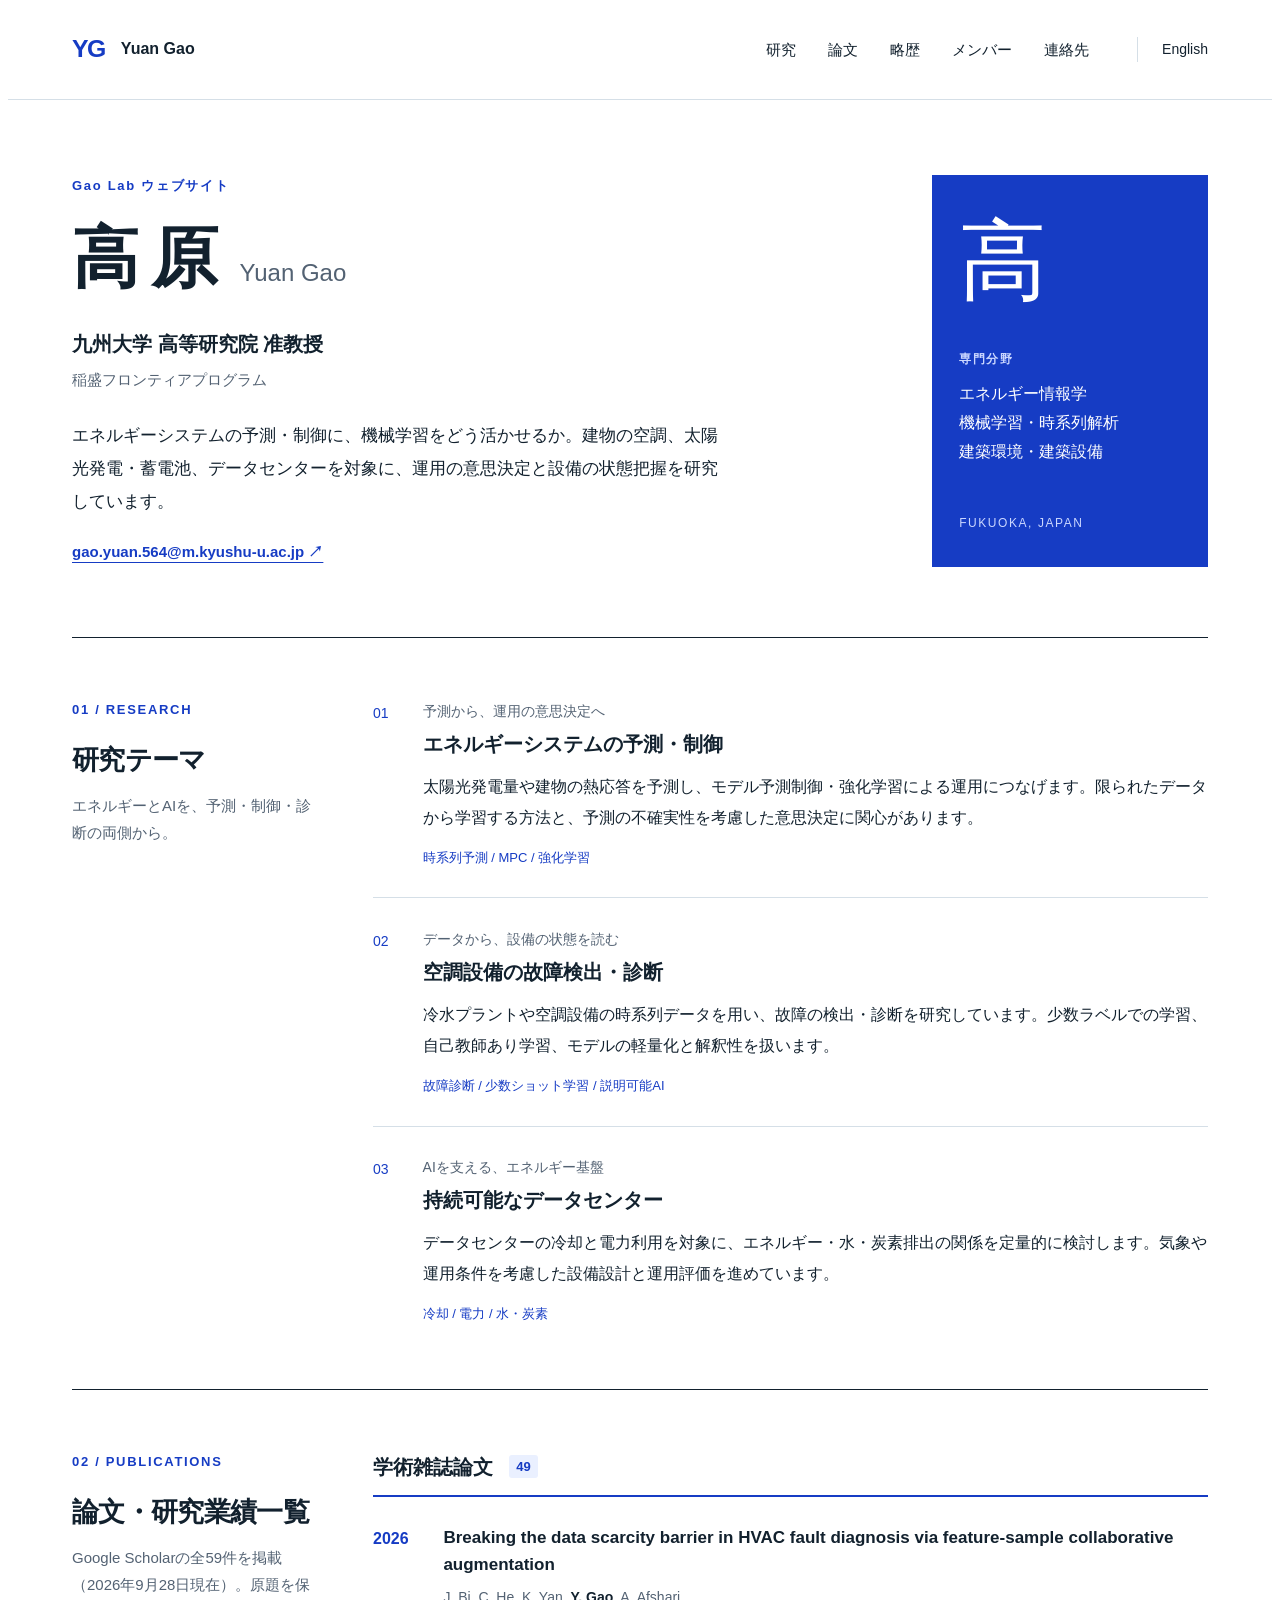
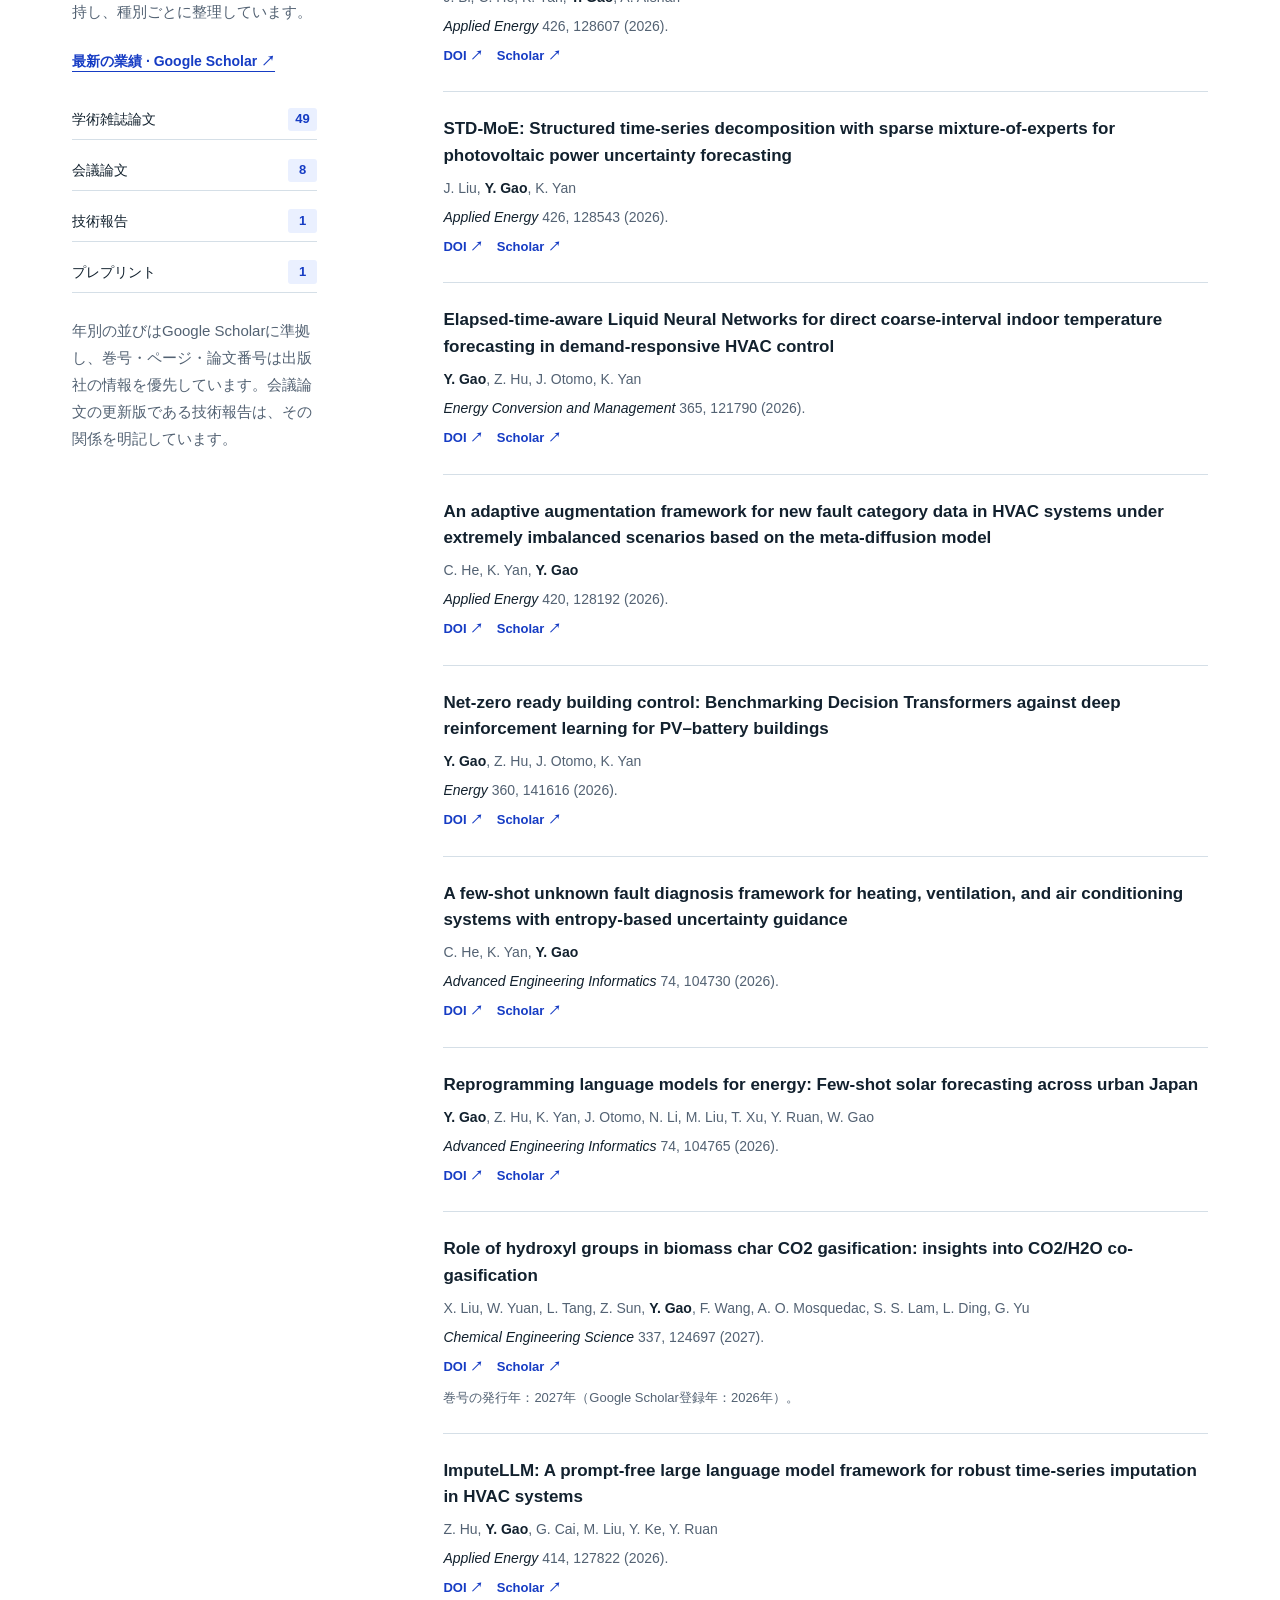
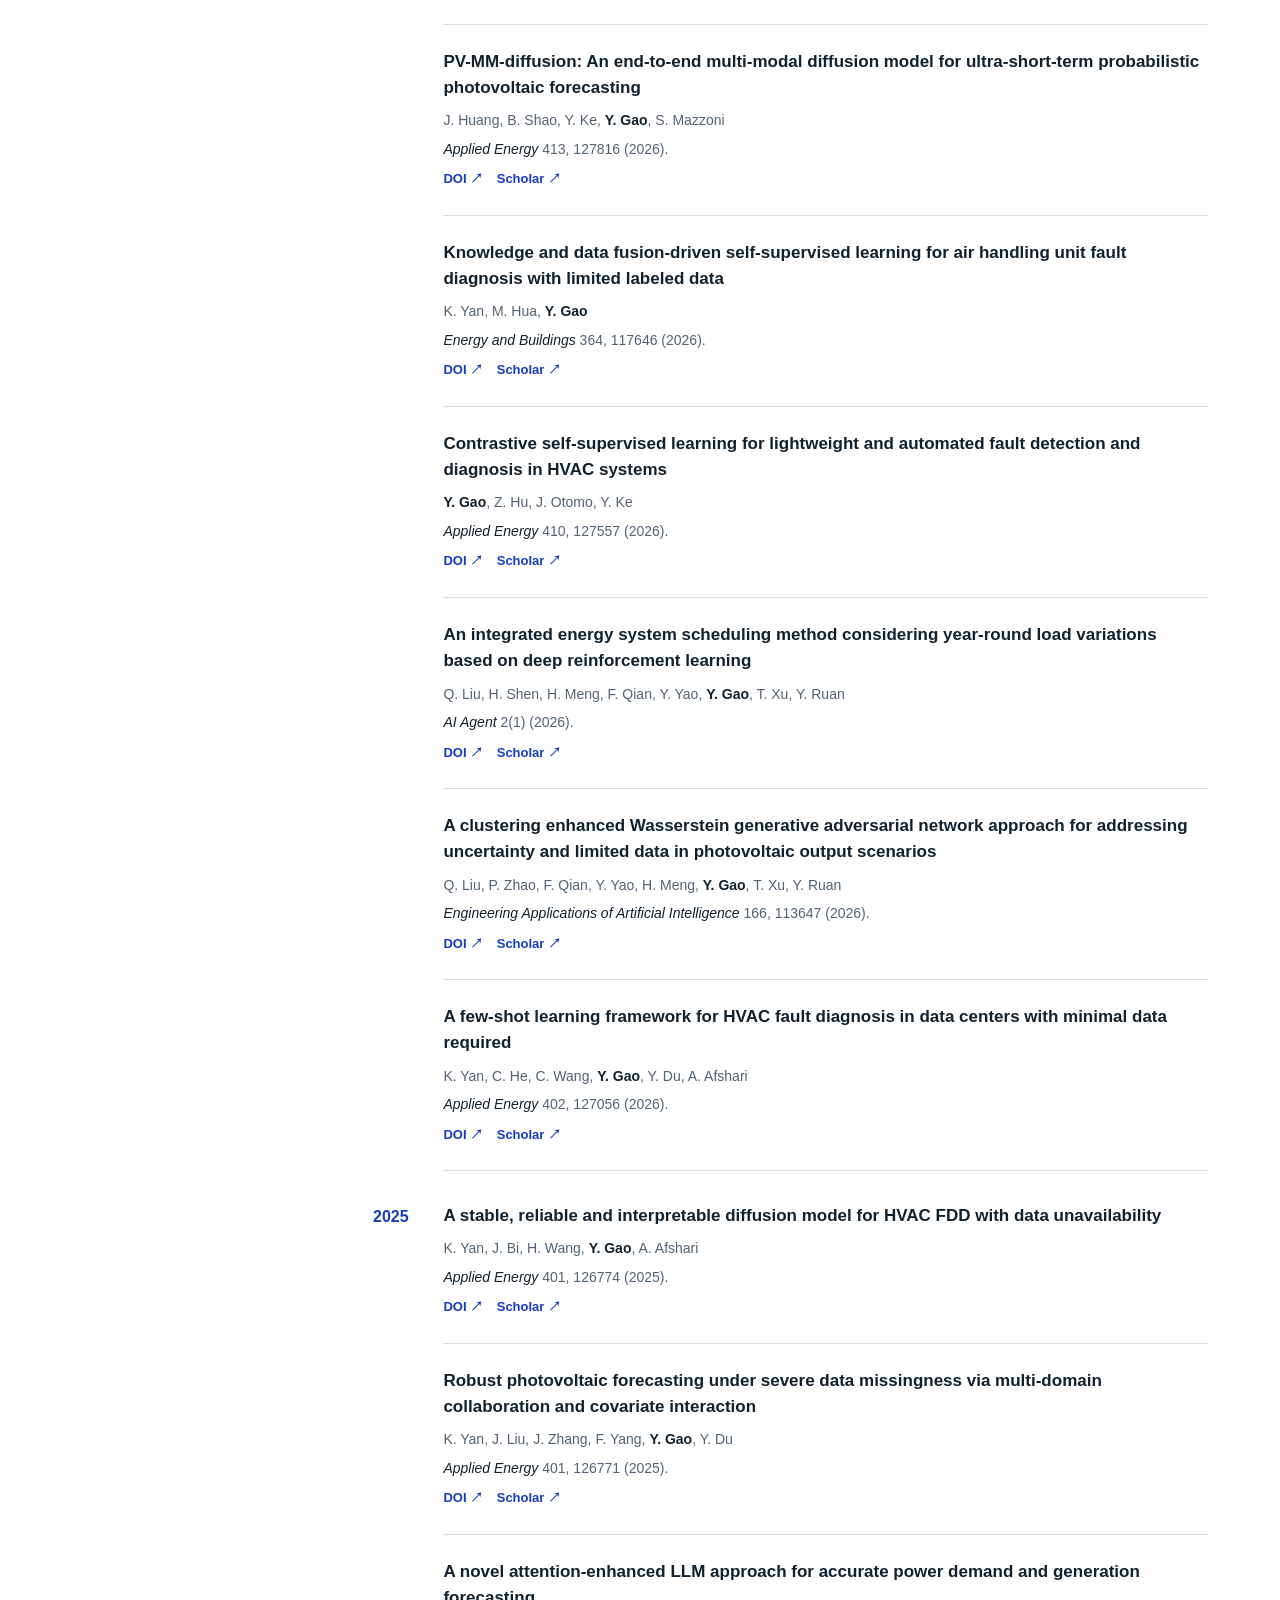
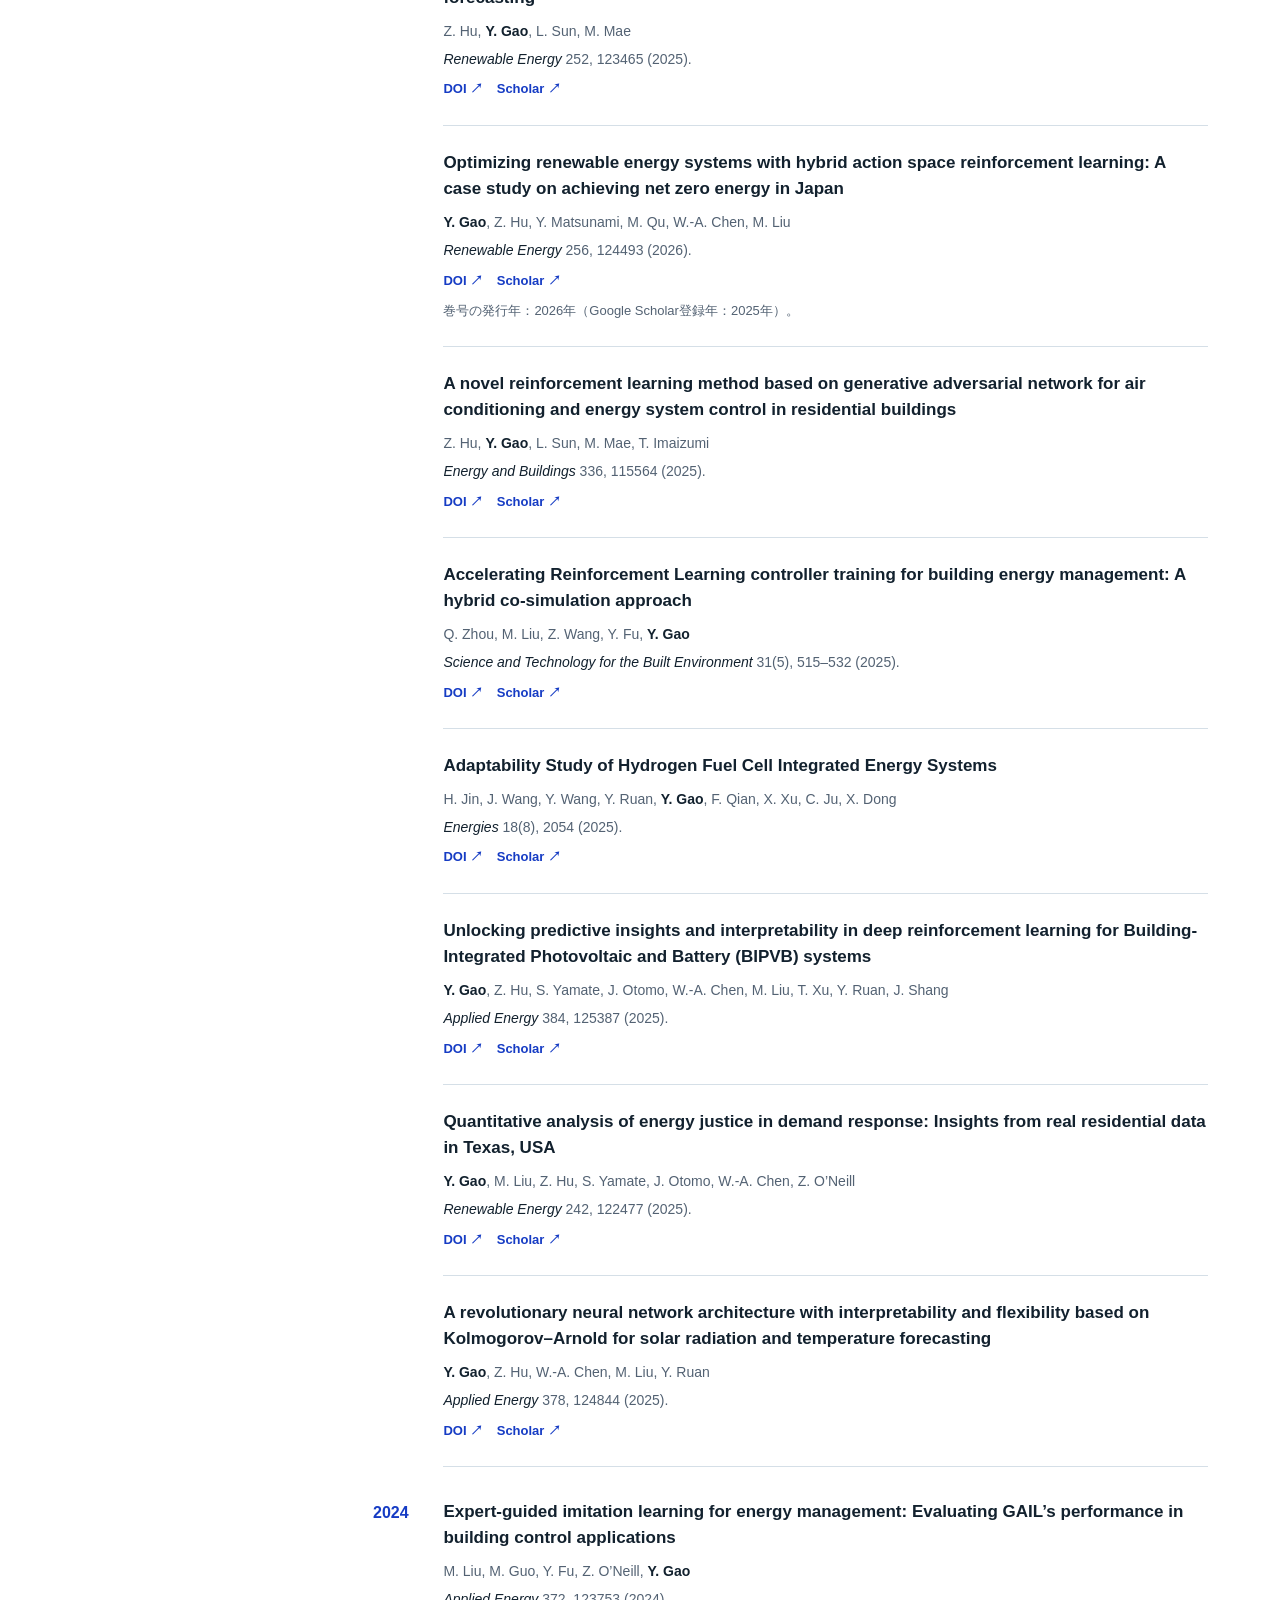
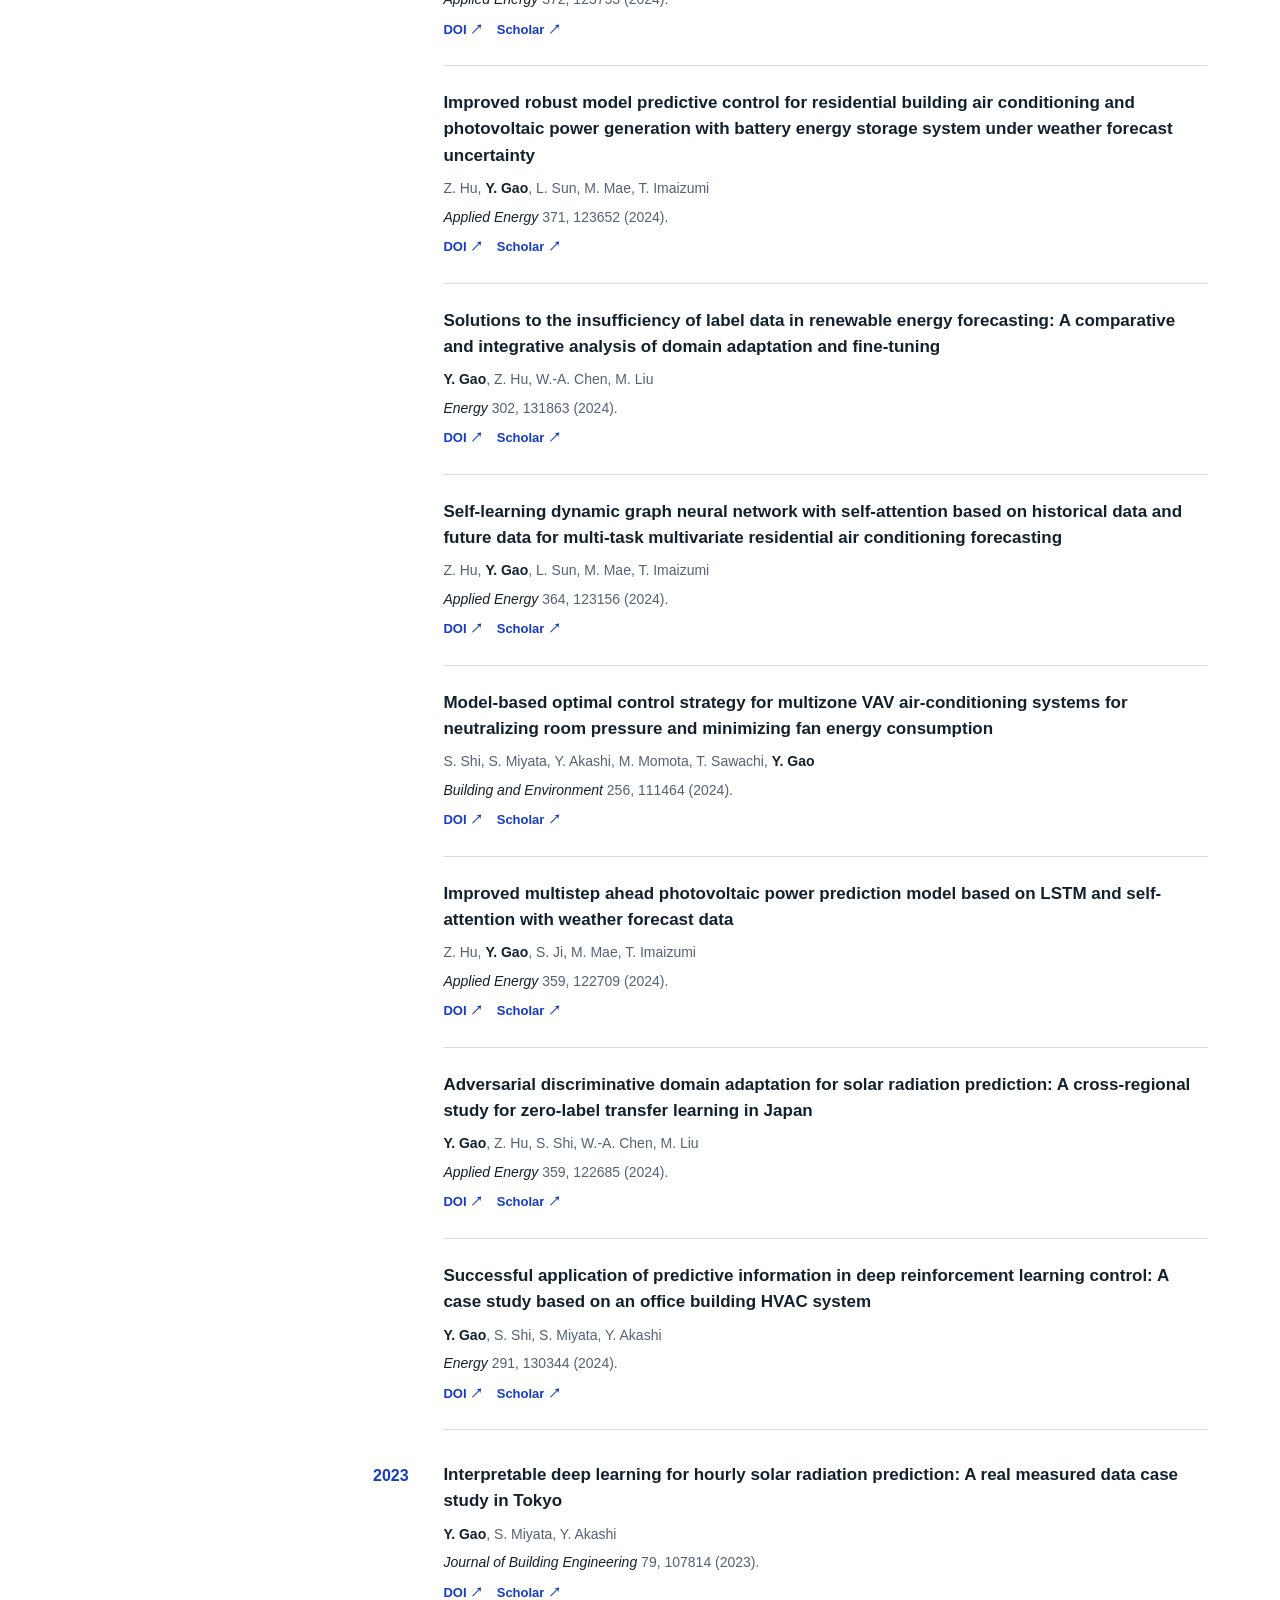
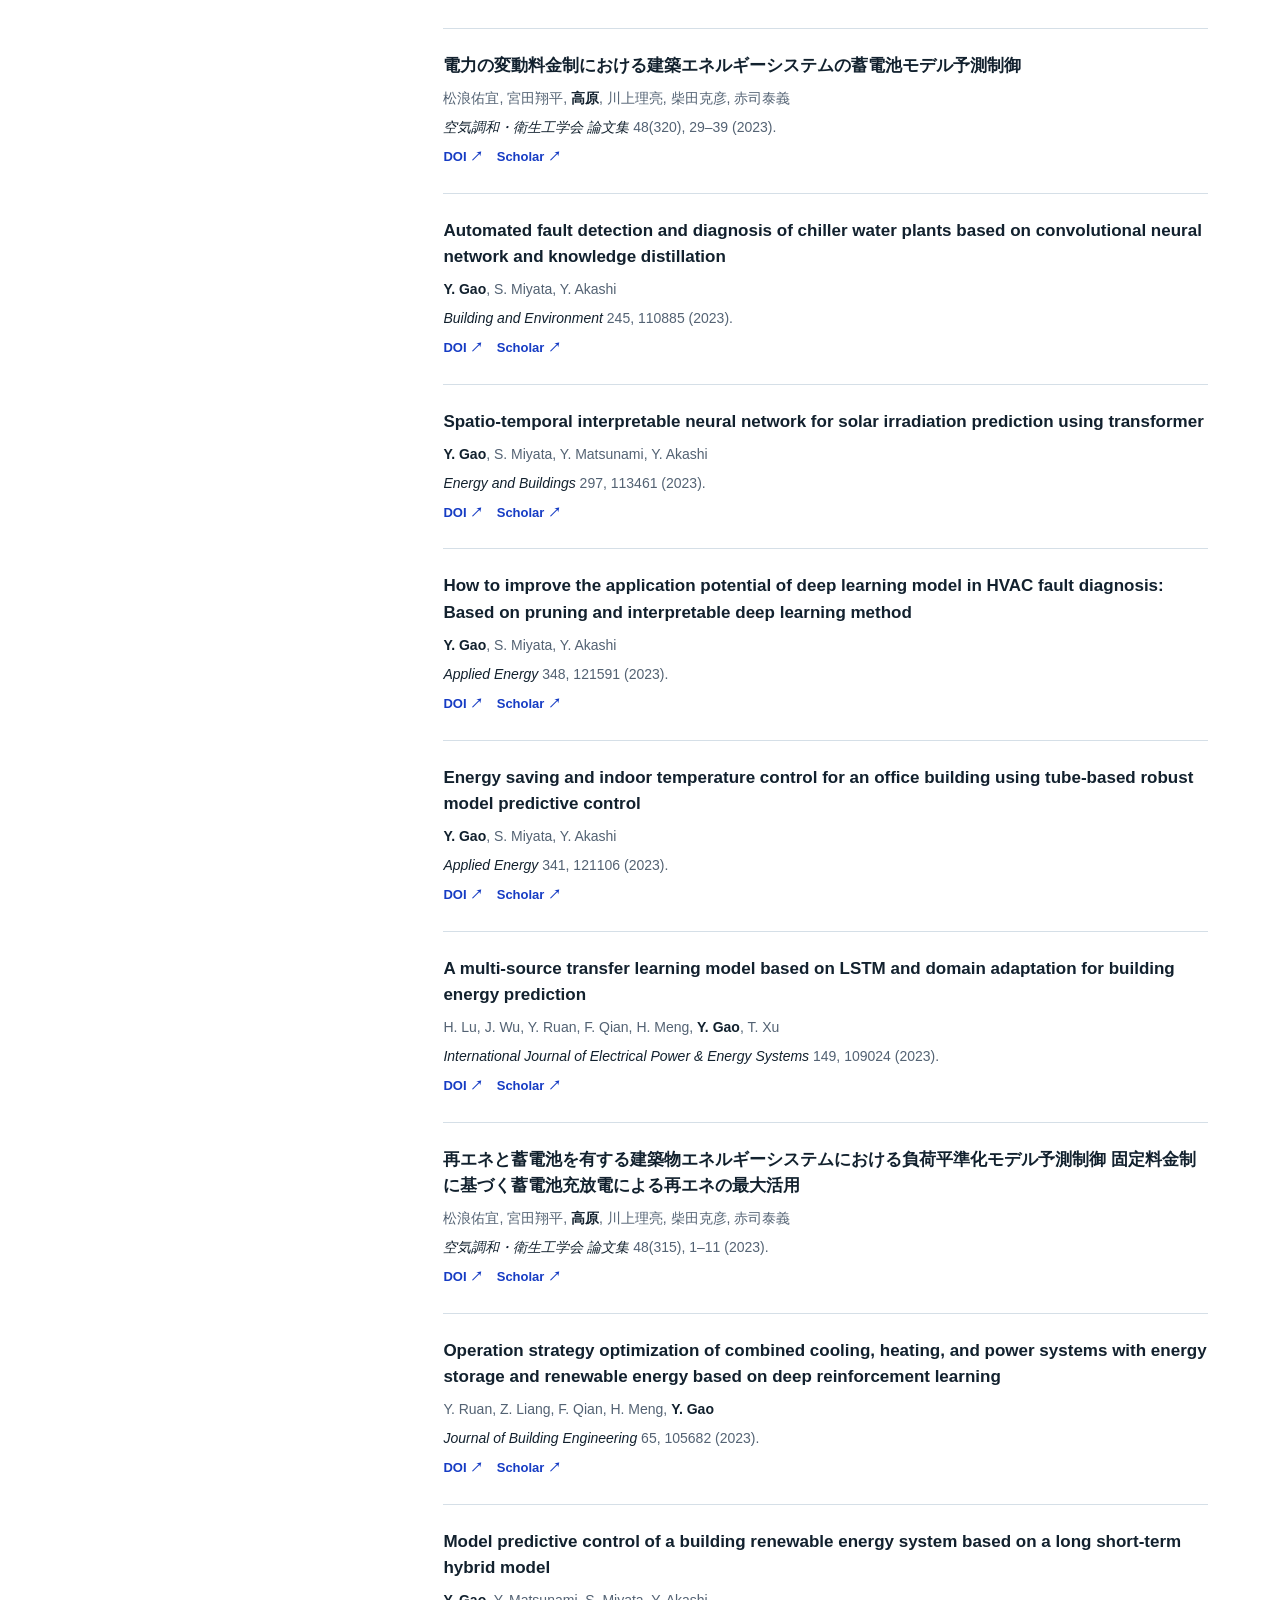
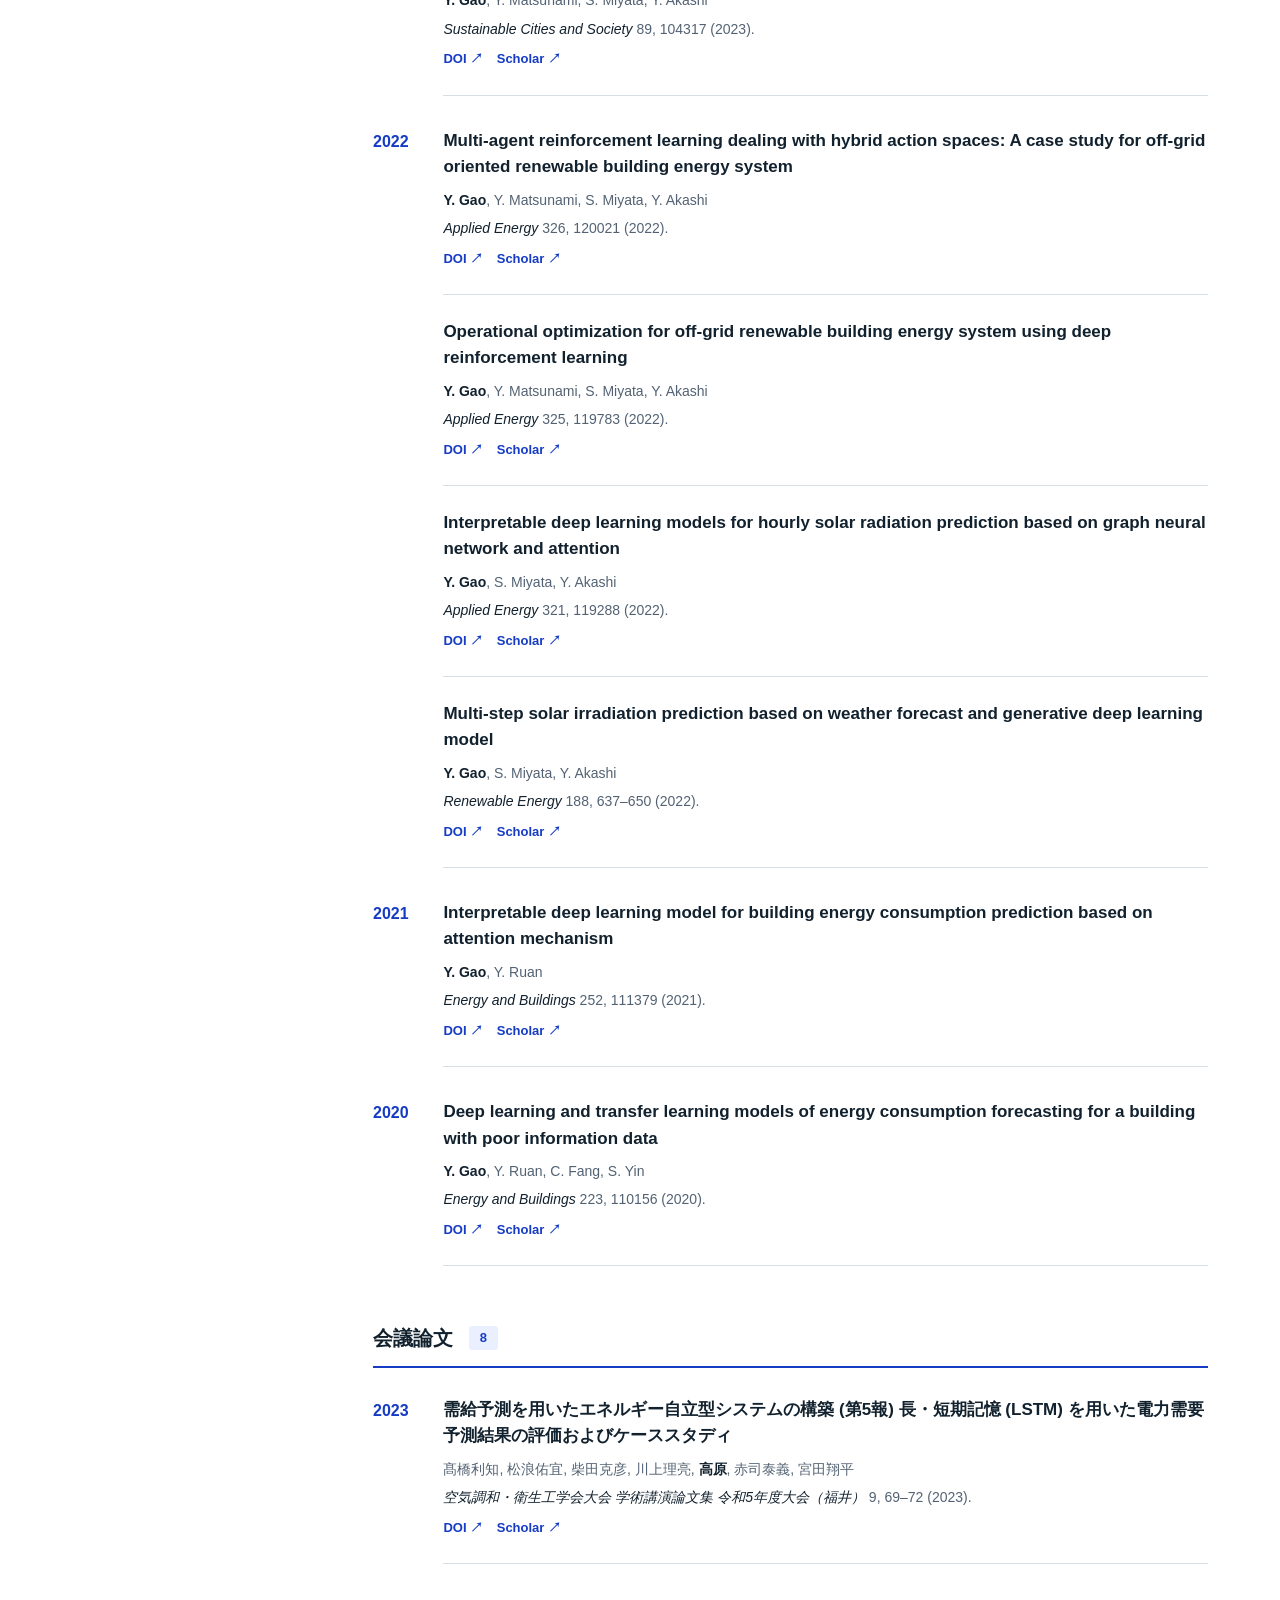
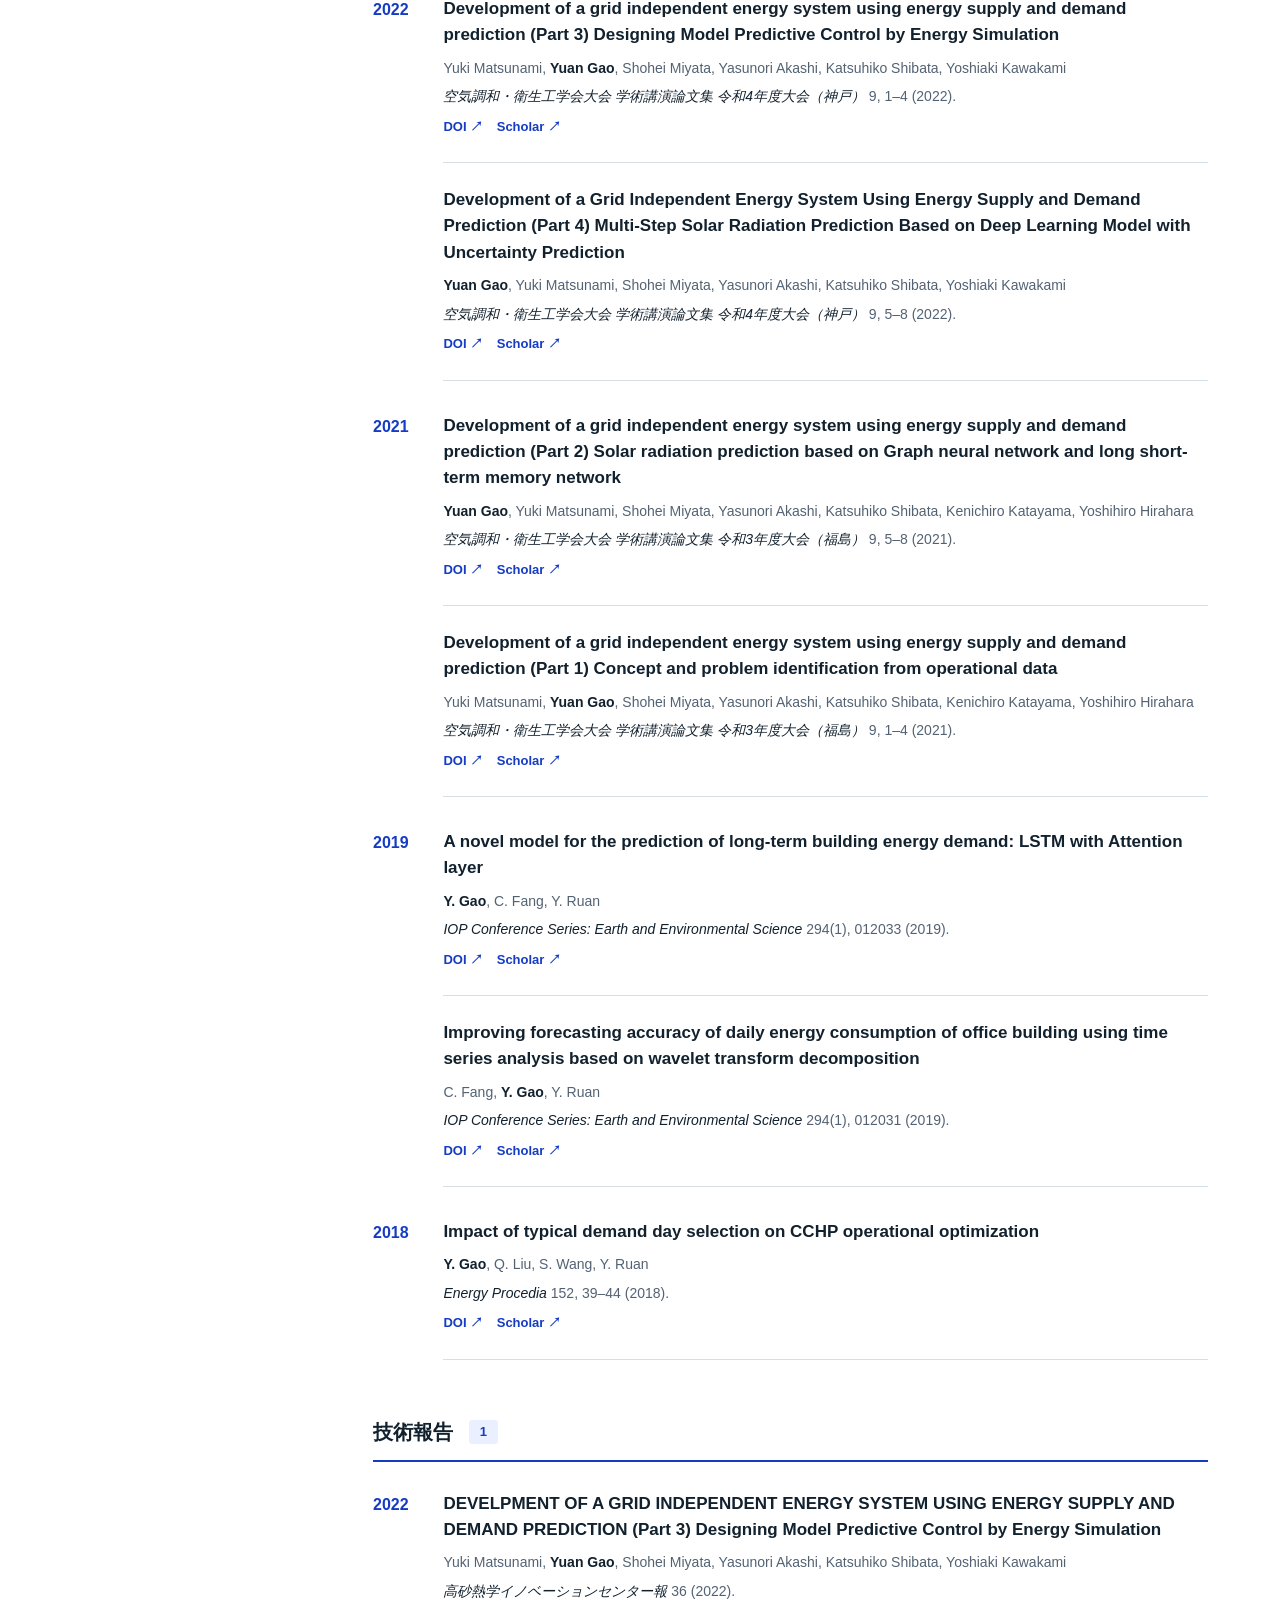
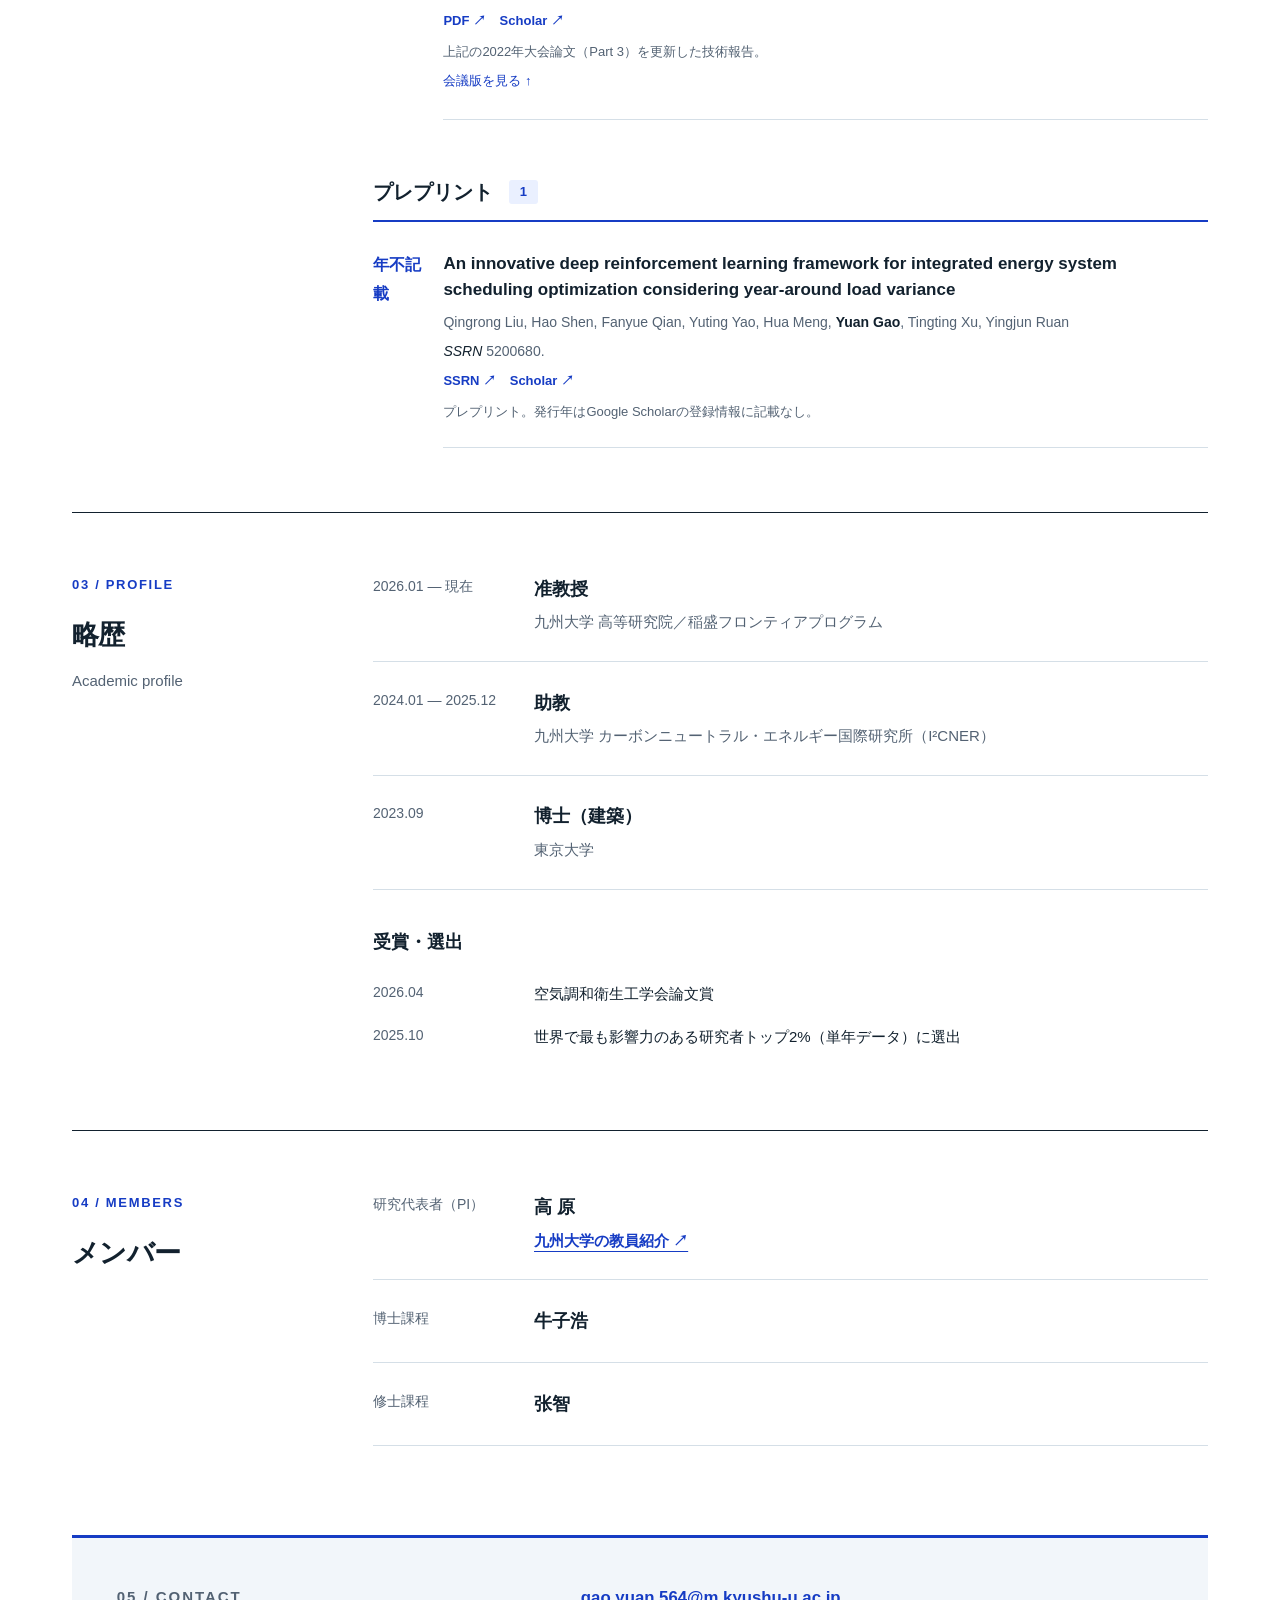
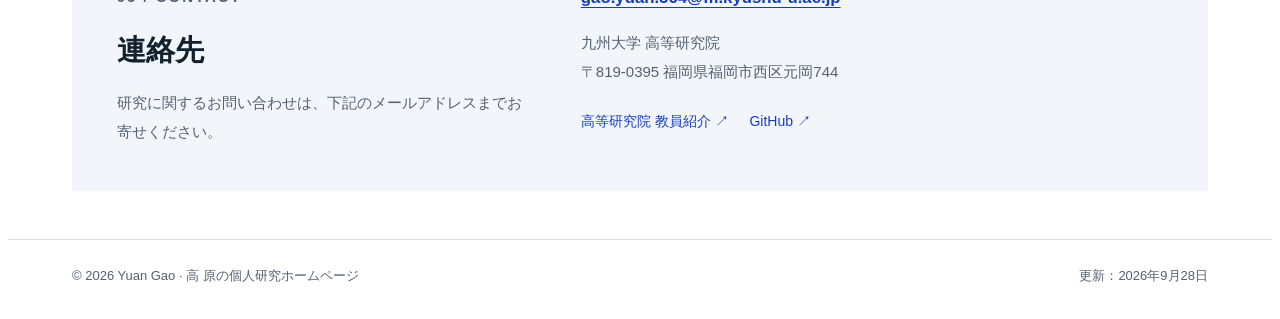
<file: index.html>
<!doctype html>
<html lang="ja"><head><meta charset="utf-8"><meta name="viewport" content="width=device-width, initial-scale=1">
<title>高 原 | Yuan Gao — 九州大学</title><meta name="description" content="高 原（Yuan Gao）の個人研究ホームページ。九州大学高等研究院准教授。エネルギーシステムのAI予測・制御、空調設備の故障診断、持続可能なデータセンターを研究。">
<meta property="og:title" content="高 原 | Yuan Gao — 九州大学"><meta property="og:description" content="高 原（Yuan Gao）の個人研究ホームページ。九州大学高等研究院准教授。エネルギーシステムのAI予測・制御、空調設備の故障診断、持続可能なデータセンターを研究。"><meta property="og:type" content="website">
<meta name="theme-color" content="#163cc4"><link rel="icon" href="./favicon.svg" type="image/svg+xml"><link rel="stylesheet" href="./style.css">
<link rel="canonical" href="https://daxiang415.github.io/">
<link rel="alternate" hreflang="ja" href="https://daxiang415.github.io/"><link rel="alternate" hreflang="en" href="https://daxiang415.github.io/en/">
</head><body><a class="skip" href="#main">本文へ移動</a>
<header class="header"><a class="wordmark" href="./" aria-label="Yuan Gao home">YG<span>Yuan Gao</span></a><nav aria-label="メインナビゲーション"><a href="#research">研究</a><a href="#publications">論文</a><a href="#profile">略歴</a><a href="#members">メンバー</a><a href="#contact">連絡先</a></nav><a class="language" href="en/" lang="en">English</a></header>
<main id="main"><section class="hero" aria-labelledby="name"><div class="hero-main"><p class="eyebrow">Gao Lab ウェブサイト</p><h1 id="name">高 原<span>Yuan Gao</span></h1><p class="role">九州大学 高等研究院 准教授</p><p class="program">稲盛フロンティアプログラム</p><p class="intro">エネルギーシステムの予測・制御に、機械学習をどう活かせるか。建物の空調、太陽光発電・蓄電池、データセンターを対象に、運用の意思決定と設備の状態把握を研究しています。</p><a class="text-link" href="mailto:gao.yuan.564@m.kyushu-u.ac.jp">gao.yuan.564@m.kyushu-u.ac.jp ↗</a></div><aside class="hero-aside"><span class="monogram" aria-hidden="true">高</span><p class="eyebrow">専門分野</p><p class="field-list">エネルギー情報学<br>機械学習・時系列解析<br>建築環境・建築設備</p><span class="place">FUKUOKA, JAPAN</span></aside></section>
<section id="research" class="section"><div class="section-head"><p class="section-index">01 / RESEARCH</p><h2>研究テーマ</h2><p>エネルギーとAIを、予測・制御・診断の両側から。</p></div><div class="research-list"><article class="research-item"><span class="number">01</span><div><p class="kicker">予測から、運用の意思決定へ</p><h3>エネルギーシステムの予測・制御</h3><p>太陽光発電量や建物の熱応答を予測し、モデル予測制御・強化学習による運用につなげます。限られたデータから学習する方法と、予測の不確実性を考慮した意思決定に関心があります。</p><p class="tags">時系列予測 / MPC / 強化学習</p></div></article><article class="research-item"><span class="number">02</span><div><p class="kicker">データから、設備の状態を読む</p><h3>空調設備の故障検出・診断</h3><p>冷水プラントや空調設備の時系列データを用い、故障の検出・診断を研究しています。少数ラベルでの学習、自己教師あり学習、モデルの軽量化と解釈性を扱います。</p><p class="tags">故障診断 / 少数ショット学習 / 説明可能AI</p></div></article><article class="research-item"><span class="number">03</span><div><p class="kicker">AIを支える、エネルギー基盤</p><h3>持続可能なデータセンター</h3><p>データセンターの冷却と電力利用を対象に、エネルギー・水・炭素排出の関係を定量的に検討します。気象や運用条件を考慮した設備設計と運用評価を進めています。</p><p class="tags">冷却 / 電力 / 水・炭素</p></div></article></div></section>
<section id="publications" class="section"><div class="section-head"><p class="section-index">02 / PUBLICATIONS</p><h2>論文・研究業績一覧</h2><p>Google Scholarの全59件を掲載（2026年9月28日現在）。原題を保持し、種別ごとに整理しています。</p><a class="text-link" href="https://scholar.google.com.hk/citations?user=7tbmZAIAAAAJ&amp;hl=en&amp;sortby=pubdate">最新の業績 · Google Scholar ↗</a><nav class="pub-nav" aria-label="業績の種類"><a href="#pub-journal">学術雑誌論文<span>49</span></a><a href="#pub-conference">会議論文<span>8</span></a><a href="#pub-report">技術報告<span>1</span></a><a href="#pub-preprint">プレプリント<span>1</span></a></nav><p class="pub-source-note">年別の並びはGoogle Scholarに準拠し、巻号・ページ・論文番号は出版社の情報を優先しています。会議論文の更新版である技術報告は、その関係を明記しています。</p></div><div class="publications"><section class="pub-group" id="pub-journal" aria-labelledby="heading-journal"><h3 class="pub-group-title" id="heading-journal">学術雑誌論文 <span>49</span></h3><div class="pub-year"><p class="pub-year-label">2026</p><ol><li class="publication" id="paper-VL0QpB8kHFEC" data-type="journal"><h4 lang="en"><a href="https://doi.org/10.1016/j.apenergy.2026.128607">Breaking the data scarcity barrier in HVAC fault diagnosis via feature-sample collaborative augmentation</a></h4><p class="authors">J. Bi, C. He, K. Yan, <strong>Y. Gao</strong>, A. Afshari</p><p class="journal"><cite>Applied Energy</cite> 426, 128607 (2026).</p><p class="publication-links"><a class="doi" href="https://doi.org/10.1016/j.apenergy.2026.128607">DOI ↗</a> <a class="doi" href="https://scholar.google.com.hk/citations?view_op=view_citation&amp;hl=en&amp;user=7tbmZAIAAAAJ&amp;citation_for_view=7tbmZAIAAAAJ:VL0QpB8kHFEC">Scholar ↗</a></p></li><li class="publication" id="paper-ye4kPcJQO24C" data-type="journal"><h4 lang="en"><a href="https://doi.org/10.1016/j.apenergy.2026.128543">STD-MoE: Structured time-series decomposition with sparse mixture-of-experts for photovoltaic power uncertainty forecasting</a></h4><p class="authors">J. Liu, <strong>Y. Gao</strong>, K. Yan</p><p class="journal"><cite>Applied Energy</cite> 426, 128543 (2026).</p><p class="publication-links"><a class="doi" href="https://doi.org/10.1016/j.apenergy.2026.128543">DOI ↗</a> <a class="doi" href="https://scholar.google.com.hk/citations?view_op=view_citation&amp;hl=en&amp;user=7tbmZAIAAAAJ&amp;citation_for_view=7tbmZAIAAAAJ:ye4kPcJQO24C">Scholar ↗</a></p></li><li class="publication" id="paper-tkaPQYYpVKoC" data-type="journal"><h4 lang="en"><a href="https://doi.org/10.1016/j.enconman.2026.121790">Elapsed-time-aware Liquid Neural Networks for direct coarse-interval indoor temperature forecasting in demand-responsive HVAC control</a></h4><p class="authors"><strong>Y. Gao</strong>, Z. Hu, J. Otomo, K. Yan</p><p class="journal"><cite>Energy Conversion and Management</cite> 365, 121790 (2026).</p><p class="publication-links"><a class="doi" href="https://doi.org/10.1016/j.enconman.2026.121790">DOI ↗</a> <a class="doi" href="https://scholar.google.com.hk/citations?view_op=view_citation&amp;hl=en&amp;user=7tbmZAIAAAAJ&amp;citation_for_view=7tbmZAIAAAAJ:tkaPQYYpVKoC">Scholar ↗</a></p></li><li class="publication" id="paper-Y5dfb0dijaUC" data-type="journal"><h4 lang="en"><a href="https://doi.org/10.1016/j.apenergy.2026.128192">An adaptive augmentation framework for new fault category data in HVAC systems under extremely imbalanced scenarios based on the meta-diffusion model</a></h4><p class="authors">C. He, K. Yan, <strong>Y. Gao</strong></p><p class="journal"><cite>Applied Energy</cite> 420, 128192 (2026).</p><p class="publication-links"><a class="doi" href="https://doi.org/10.1016/j.apenergy.2026.128192">DOI ↗</a> <a class="doi" href="https://scholar.google.com.hk/citations?view_op=view_citation&amp;hl=en&amp;user=7tbmZAIAAAAJ&amp;citation_for_view=7tbmZAIAAAAJ:Y5dfb0dijaUC">Scholar ↗</a></p></li><li class="publication" id="paper-_B80troHkn4C" data-type="journal"><h4 lang="en"><a href="https://doi.org/10.1016/j.energy.2026.141616">Net-zero ready building control: Benchmarking Decision Transformers against deep reinforcement learning for PV–battery buildings</a></h4><p class="authors"><strong>Y. Gao</strong>, Z. Hu, J. Otomo, K. Yan</p><p class="journal"><cite>Energy</cite> 360, 141616 (2026).</p><p class="publication-links"><a class="doi" href="https://doi.org/10.1016/j.energy.2026.141616">DOI ↗</a> <a class="doi" href="https://scholar.google.com.hk/citations?view_op=view_citation&amp;hl=en&amp;user=7tbmZAIAAAAJ&amp;citation_for_view=7tbmZAIAAAAJ:_B80troHkn4C">Scholar ↗</a></p></li><li class="publication" id="paper-AXPGKjj_ei8C" data-type="journal"><h4 lang="en"><a href="https://doi.org/10.1016/j.aei.2026.104730">A few-shot unknown fault diagnosis framework for heating, ventilation, and air conditioning systems with entropy-based uncertainty guidance</a></h4><p class="authors">C. He, K. Yan, <strong>Y. Gao</strong></p><p class="journal"><cite>Advanced Engineering Informatics</cite> 74, 104730 (2026).</p><p class="publication-links"><a class="doi" href="https://doi.org/10.1016/j.aei.2026.104730">DOI ↗</a> <a class="doi" href="https://scholar.google.com.hk/citations?view_op=view_citation&amp;hl=en&amp;user=7tbmZAIAAAAJ&amp;citation_for_view=7tbmZAIAAAAJ:AXPGKjj_ei8C">Scholar ↗</a></p></li><li class="publication" id="paper-Mojj43d5GZwC" data-type="journal"><h4 lang="en"><a href="https://doi.org/10.1016/j.aei.2026.104765">Reprogramming language models for energy: Few-shot solar forecasting across urban Japan</a></h4><p class="authors"><strong>Y. Gao</strong>, Z. Hu, K. Yan, J. Otomo, N. Li, M. Liu, T. Xu, Y. Ruan, W. Gao</p><p class="journal"><cite>Advanced Engineering Informatics</cite> 74, 104765 (2026).</p><p class="publication-links"><a class="doi" href="https://doi.org/10.1016/j.aei.2026.104765">DOI ↗</a> <a class="doi" href="https://scholar.google.com.hk/citations?view_op=view_citation&amp;hl=en&amp;user=7tbmZAIAAAAJ&amp;citation_for_view=7tbmZAIAAAAJ:Mojj43d5GZwC">Scholar ↗</a></p></li><li class="publication" id="paper-SdhP9T11ey4C" data-type="journal"><h4 lang="en"><a href="https://doi.org/10.1016/j.ces.2026.124697">Role of hydroxyl groups in biomass char CO2 gasification: insights into CO2/H2O co-gasification</a></h4><p class="authors">X. Liu, W. Yuan, L. Tang, Z. Sun, <strong>Y. Gao</strong>, F. Wang, A. O. Mosquedac, S. S. Lam, L. Ding, G. Yu</p><p class="journal"><cite>Chemical Engineering Science</cite> 337, 124697 (2027).</p><p class="publication-links"><a class="doi" href="https://doi.org/10.1016/j.ces.2026.124697">DOI ↗</a> <a class="doi" href="https://scholar.google.com.hk/citations?view_op=view_citation&amp;hl=en&amp;user=7tbmZAIAAAAJ&amp;citation_for_view=7tbmZAIAAAAJ:SdhP9T11ey4C">Scholar ↗</a></p><p class="publication-note">巻号の発行年：2027年（Google Scholar登録年：2026年）。</p></li><li class="publication" id="paper-XiVPGOgt02cC" data-type="journal"><h4 lang="en"><a href="https://doi.org/10.1016/j.apenergy.2026.127822">ImputeLLM: A prompt-free large language model framework for robust time-series imputation in HVAC systems</a></h4><p class="authors">Z. Hu, <strong>Y. Gao</strong>, G. Cai, M. Liu, Y. Ke, Y. Ruan</p><p class="journal"><cite>Applied Energy</cite> 414, 127822 (2026).</p><p class="publication-links"><a class="doi" href="https://doi.org/10.1016/j.apenergy.2026.127822">DOI ↗</a> <a class="doi" href="https://scholar.google.com.hk/citations?view_op=view_citation&amp;hl=en&amp;user=7tbmZAIAAAAJ&amp;citation_for_view=7tbmZAIAAAAJ:XiVPGOgt02cC">Scholar ↗</a></p></li><li class="publication" id="paper-bnK-pcrLprsC" data-type="journal"><h4 lang="en"><a href="https://doi.org/10.1016/j.apenergy.2026.127816">PV-MM-diffusion: An end-to-end multi-modal diffusion model for ultra-short-term probabilistic photovoltaic forecasting</a></h4><p class="authors">J. Huang, B. Shao, Y. Ke, <strong>Y. Gao</strong>, S. Mazzoni</p><p class="journal"><cite>Applied Energy</cite> 413, 127816 (2026).</p><p class="publication-links"><a class="doi" href="https://doi.org/10.1016/j.apenergy.2026.127816">DOI ↗</a> <a class="doi" href="https://scholar.google.com.hk/citations?view_op=view_citation&amp;hl=en&amp;user=7tbmZAIAAAAJ&amp;citation_for_view=7tbmZAIAAAAJ:bnK-pcrLprsC">Scholar ↗</a></p></li><li class="publication" id="paper-eMMeJKvmdy0C" data-type="journal"><h4 lang="en"><a href="https://doi.org/10.1016/j.enbuild.2026.117646">Knowledge and data fusion-driven self-supervised learning for air handling unit fault diagnosis with limited labeled data</a></h4><p class="authors">K. Yan, M. Hua, <strong>Y. Gao</strong></p><p class="journal"><cite>Energy and Buildings</cite> 364, 117646 (2026).</p><p class="publication-links"><a class="doi" href="https://doi.org/10.1016/j.enbuild.2026.117646">DOI ↗</a> <a class="doi" href="https://scholar.google.com.hk/citations?view_op=view_citation&amp;hl=en&amp;user=7tbmZAIAAAAJ&amp;citation_for_view=7tbmZAIAAAAJ:eMMeJKvmdy0C">Scholar ↗</a></p></li><li class="publication" id="paper-geHnlv5EZngC" data-type="journal"><h4 lang="en"><a href="https://doi.org/10.1016/j.apenergy.2026.127557">Contrastive self-supervised learning for lightweight and automated fault detection and diagnosis in HVAC systems</a></h4><p class="authors"><strong>Y. Gao</strong>, Z. Hu, J. Otomo, Y. Ke</p><p class="journal"><cite>Applied Energy</cite> 410, 127557 (2026).</p><p class="publication-links"><a class="doi" href="https://doi.org/10.1016/j.apenergy.2026.127557">DOI ↗</a> <a class="doi" href="https://scholar.google.com.hk/citations?view_op=view_citation&amp;hl=en&amp;user=7tbmZAIAAAAJ&amp;citation_for_view=7tbmZAIAAAAJ:geHnlv5EZngC">Scholar ↗</a></p></li><li class="publication" id="paper-olpn-zPbct0C" data-type="journal"><h4 lang="en"><a href="https://doi.org/10.20517/aiagent.2025.12">An integrated energy system scheduling method considering year-round load variations based on deep reinforcement learning</a></h4><p class="authors">Q. Liu, H. Shen, H. Meng, F. Qian, Y. Yao, <strong>Y. Gao</strong>, T. Xu, Y. Ruan</p><p class="journal"><cite>AI Agent</cite> 2(1) (2026).</p><p class="publication-links"><a class="doi" href="https://doi.org/10.20517/aiagent.2025.12">DOI ↗</a> <a class="doi" href="https://scholar.google.com.hk/citations?view_op=view_citation&amp;hl=en&amp;user=7tbmZAIAAAAJ&amp;citation_for_view=7tbmZAIAAAAJ:olpn-zPbct0C">Scholar ↗</a></p></li><li class="publication" id="paper-l7t_Zn2s7bgC" data-type="journal"><h4 lang="en"><a href="https://doi.org/10.1016/j.engappai.2025.113647">A clustering enhanced Wasserstein generative adversarial network approach for addressing uncertainty and limited data in photovoltaic output scenarios</a></h4><p class="authors">Q. Liu, P. Zhao, F. Qian, Y. Yao, H. Meng, <strong>Y. Gao</strong>, T. Xu, Y. Ruan</p><p class="journal"><cite>Engineering Applications of Artificial Intelligence</cite> 166, 113647 (2026).</p><p class="publication-links"><a class="doi" href="https://doi.org/10.1016/j.engappai.2025.113647">DOI ↗</a> <a class="doi" href="https://scholar.google.com.hk/citations?view_op=view_citation&amp;hl=en&amp;user=7tbmZAIAAAAJ&amp;citation_for_view=7tbmZAIAAAAJ:l7t_Zn2s7bgC">Scholar ↗</a></p></li><li class="publication" id="paper-u9iWguZQMMsC" data-type="journal"><h4 lang="en"><a href="https://doi.org/10.1016/j.apenergy.2025.127056">A few-shot learning framework for HVAC fault diagnosis in data centers with minimal data required</a></h4><p class="authors">K. Yan, C. He, C. Wang, <strong>Y. Gao</strong>, Y. Du, A. Afshari</p><p class="journal"><cite>Applied Energy</cite> 402, 127056 (2026).</p><p class="publication-links"><a class="doi" href="https://doi.org/10.1016/j.apenergy.2025.127056">DOI ↗</a> <a class="doi" href="https://scholar.google.com.hk/citations?view_op=view_citation&amp;hl=en&amp;user=7tbmZAIAAAAJ&amp;citation_for_view=7tbmZAIAAAAJ:u9iWguZQMMsC">Scholar ↗</a></p></li></ol></div><div class="pub-year"><p class="pub-year-label">2025</p><ol><li class="publication" id="paper-OU6Ihb5iCvQC" data-type="journal"><h4 lang="en"><a href="https://doi.org/10.1016/j.apenergy.2025.126774">A stable, reliable and interpretable diffusion model for HVAC FDD with data unavailability</a></h4><p class="authors">K. Yan, J. Bi, H. Wang, <strong>Y. Gao</strong>, A. Afshari</p><p class="journal"><cite>Applied Energy</cite> 401, 126774 (2025).</p><p class="publication-links"><a class="doi" href="https://doi.org/10.1016/j.apenergy.2025.126774">DOI ↗</a> <a class="doi" href="https://scholar.google.com.hk/citations?view_op=view_citation&amp;hl=en&amp;user=7tbmZAIAAAAJ&amp;citation_for_view=7tbmZAIAAAAJ:OU6Ihb5iCvQC">Scholar ↗</a></p></li><li class="publication" id="paper-uWQEDVKXjbEC" data-type="journal"><h4 lang="en"><a href="https://doi.org/10.1016/j.apenergy.2025.126771">Robust photovoltaic forecasting under severe data missingness via multi-domain collaboration and covariate interaction</a></h4><p class="authors">K. Yan, J. Liu, J. Zhang, F. Yang, <strong>Y. Gao</strong>, Y. Du</p><p class="journal"><cite>Applied Energy</cite> 401, 126771 (2025).</p><p class="publication-links"><a class="doi" href="https://doi.org/10.1016/j.apenergy.2025.126771">DOI ↗</a> <a class="doi" href="https://scholar.google.com.hk/citations?view_op=view_citation&amp;hl=en&amp;user=7tbmZAIAAAAJ&amp;citation_for_view=7tbmZAIAAAAJ:uWQEDVKXjbEC">Scholar ↗</a></p></li><li class="publication" id="paper-P5F9QuxV20EC" data-type="journal"><h4 lang="en"><a href="https://doi.org/10.1016/j.renene.2025.123465">A novel attention-enhanced LLM approach for accurate power demand and generation forecasting</a></h4><p class="authors">Z. Hu, <strong>Y. Gao</strong>, L. Sun, M. Mae</p><p class="journal"><cite>Renewable Energy</cite> 252, 123465 (2025).</p><p class="publication-links"><a class="doi" href="https://doi.org/10.1016/j.renene.2025.123465">DOI ↗</a> <a class="doi" href="https://scholar.google.com.hk/citations?view_op=view_citation&amp;hl=en&amp;user=7tbmZAIAAAAJ&amp;citation_for_view=7tbmZAIAAAAJ:P5F9QuxV20EC">Scholar ↗</a></p></li><li class="publication" id="paper-p2g8aNsByqUC" data-type="journal"><h4 lang="en"><a href="https://doi.org/10.1016/j.renene.2025.124493">Optimizing renewable energy systems with hybrid action space reinforcement learning: A case study on achieving net zero energy in Japan</a></h4><p class="authors"><strong>Y. Gao</strong>, Z. Hu, Y. Matsunami, M. Qu, W.-A. Chen, M. Liu</p><p class="journal"><cite>Renewable Energy</cite> 256, 124493 (2026).</p><p class="publication-links"><a class="doi" href="https://doi.org/10.1016/j.renene.2025.124493">DOI ↗</a> <a class="doi" href="https://scholar.google.com.hk/citations?view_op=view_citation&amp;hl=en&amp;user=7tbmZAIAAAAJ&amp;citation_for_view=7tbmZAIAAAAJ:p2g8aNsByqUC">Scholar ↗</a></p><p class="publication-note">巻号の発行年：2026年（Google Scholar登録年：2025年）。</p></li><li class="publication" id="paper-bFI3QPDXJZMC" data-type="journal"><h4 lang="en"><a href="https://doi.org/10.1016/j.enbuild.2025.115564">A novel reinforcement learning method based on generative adversarial network for air conditioning and energy system control in residential buildings</a></h4><p class="authors">Z. Hu, <strong>Y. Gao</strong>, L. Sun, M. Mae, T. Imaizumi</p><p class="journal"><cite>Energy and Buildings</cite> 336, 115564 (2025).</p><p class="publication-links"><a class="doi" href="https://doi.org/10.1016/j.enbuild.2025.115564">DOI ↗</a> <a class="doi" href="https://scholar.google.com.hk/citations?view_op=view_citation&amp;hl=en&amp;user=7tbmZAIAAAAJ&amp;citation_for_view=7tbmZAIAAAAJ:bFI3QPDXJZMC">Scholar ↗</a></p></li><li class="publication" id="paper-4OULZ7Gr8RgC" data-type="journal"><h4 lang="en"><a href="https://doi.org/10.1080/23744731.2024.2444818">Accelerating Reinforcement Learning controller training for building energy management: A hybrid co-simulation approach</a></h4><p class="authors">Q. Zhou, M. Liu, Z. Wang, Y. Fu, <strong>Y. Gao</strong></p><p class="journal"><cite>Science and Technology for the Built Environment</cite> 31(5), 515–532 (2025).</p><p class="publication-links"><a class="doi" href="https://doi.org/10.1080/23744731.2024.2444818">DOI ↗</a> <a class="doi" href="https://scholar.google.com.hk/citations?view_op=view_citation&amp;hl=en&amp;user=7tbmZAIAAAAJ&amp;citation_for_view=7tbmZAIAAAAJ:4OULZ7Gr8RgC">Scholar ↗</a></p></li><li class="publication" id="paper-CHSYGLWDkRkC" data-type="journal"><h4 lang="en"><a href="https://doi.org/10.3390/en18082054">Adaptability Study of Hydrogen Fuel Cell Integrated Energy Systems</a></h4><p class="authors">H. Jin, J. Wang, Y. Wang, Y. Ruan, <strong>Y. Gao</strong>, F. Qian, X. Xu, C. Ju, X. Dong</p><p class="journal"><cite>Energies</cite> 18(8), 2054 (2025).</p><p class="publication-links"><a class="doi" href="https://doi.org/10.3390/en18082054">DOI ↗</a> <a class="doi" href="https://scholar.google.com.hk/citations?view_op=view_citation&amp;hl=en&amp;user=7tbmZAIAAAAJ&amp;citation_for_view=7tbmZAIAAAAJ:CHSYGLWDkRkC">Scholar ↗</a></p></li><li class="publication" id="paper-pyW8ca7W8N0C" data-type="journal"><h4 lang="en"><a href="https://doi.org/10.1016/j.apenergy.2025.125387">Unlocking predictive insights and interpretability in deep reinforcement learning for Building-Integrated Photovoltaic and Battery (BIPVB) systems</a></h4><p class="authors"><strong>Y. Gao</strong>, Z. Hu, S. Yamate, J. Otomo, W.-A. Chen, M. Liu, T. Xu, Y. Ruan, J. Shang</p><p class="journal"><cite>Applied Energy</cite> 384, 125387 (2025).</p><p class="publication-links"><a class="doi" href="https://doi.org/10.1016/j.apenergy.2025.125387">DOI ↗</a> <a class="doi" href="https://scholar.google.com.hk/citations?view_op=view_citation&amp;hl=en&amp;user=7tbmZAIAAAAJ&amp;citation_for_view=7tbmZAIAAAAJ:pyW8ca7W8N0C">Scholar ↗</a></p></li><li class="publication" id="paper-f2IySw72cVMC" data-type="journal"><h4 lang="en"><a href="https://doi.org/10.1016/j.renene.2025.122477">Quantitative analysis of energy justice in demand response: Insights from real residential data in Texas, USA</a></h4><p class="authors"><strong>Y. Gao</strong>, M. Liu, Z. Hu, S. Yamate, J. Otomo, W.-A. Chen, Z. O’Neill</p><p class="journal"><cite>Renewable Energy</cite> 242, 122477 (2025).</p><p class="publication-links"><a class="doi" href="https://doi.org/10.1016/j.renene.2025.122477">DOI ↗</a> <a class="doi" href="https://scholar.google.com.hk/citations?view_op=view_citation&amp;hl=en&amp;user=7tbmZAIAAAAJ&amp;citation_for_view=7tbmZAIAAAAJ:f2IySw72cVMC">Scholar ↗</a></p></li><li class="publication" id="paper-g5m5HwL7SMYC" data-type="journal"><h4 lang="en"><a href="https://doi.org/10.1016/j.apenergy.2024.124844">A revolutionary neural network architecture with interpretability and flexibility based on Kolmogorov–Arnold for solar radiation and temperature forecasting</a></h4><p class="authors"><strong>Y. Gao</strong>, Z. Hu, W.-A. Chen, M. Liu, Y. Ruan</p><p class="journal"><cite>Applied Energy</cite> 378, 124844 (2025).</p><p class="publication-links"><a class="doi" href="https://doi.org/10.1016/j.apenergy.2024.124844">DOI ↗</a> <a class="doi" href="https://scholar.google.com.hk/citations?view_op=view_citation&amp;hl=en&amp;user=7tbmZAIAAAAJ&amp;citation_for_view=7tbmZAIAAAAJ:g5m5HwL7SMYC">Scholar ↗</a></p></li></ol></div><div class="pub-year"><p class="pub-year-label">2024</p><ol><li class="publication" id="paper-NaGl4SEjCO4C" data-type="journal"><h4 lang="en"><a href="https://doi.org/10.1016/j.apenergy.2024.123753">Expert-guided imitation learning for energy management: Evaluating GAIL’s performance in building control applications</a></h4><p class="authors">M. Liu, M. Guo, Y. Fu, Z. O’Neill, <strong>Y. Gao</strong></p><p class="journal"><cite>Applied Energy</cite> 372, 123753 (2024).</p><p class="publication-links"><a class="doi" href="https://doi.org/10.1016/j.apenergy.2024.123753">DOI ↗</a> <a class="doi" href="https://scholar.google.com.hk/citations?view_op=view_citation&amp;hl=en&amp;user=7tbmZAIAAAAJ&amp;citation_for_view=7tbmZAIAAAAJ:NaGl4SEjCO4C">Scholar ↗</a></p></li><li class="publication" id="paper-RGFaLdJalmkC" data-type="journal"><h4 lang="en"><a href="https://doi.org/10.1016/j.apenergy.2024.123652">Improved robust model predictive control for residential building air conditioning and photovoltaic power generation with battery energy storage system under weather forecast uncertainty</a></h4><p class="authors">Z. Hu, <strong>Y. Gao</strong>, L. Sun, M. Mae, T. Imaizumi</p><p class="journal"><cite>Applied Energy</cite> 371, 123652 (2024).</p><p class="publication-links"><a class="doi" href="https://doi.org/10.1016/j.apenergy.2024.123652">DOI ↗</a> <a class="doi" href="https://scholar.google.com.hk/citations?view_op=view_citation&amp;hl=en&amp;user=7tbmZAIAAAAJ&amp;citation_for_view=7tbmZAIAAAAJ:RGFaLdJalmkC">Scholar ↗</a></p></li><li class="publication" id="paper-ns9cj8rnVeAC" data-type="journal"><h4 lang="en"><a href="https://doi.org/10.1016/j.energy.2024.131863">Solutions to the insufficiency of label data in renewable energy forecasting: A comparative and integrative analysis of domain adaptation and fine-tuning</a></h4><p class="authors"><strong>Y. Gao</strong>, Z. Hu, W.-A. Chen, M. Liu</p><p class="journal"><cite>Energy</cite> 302, 131863 (2024).</p><p class="publication-links"><a class="doi" href="https://doi.org/10.1016/j.energy.2024.131863">DOI ↗</a> <a class="doi" href="https://scholar.google.com.hk/citations?view_op=view_citation&amp;hl=en&amp;user=7tbmZAIAAAAJ&amp;citation_for_view=7tbmZAIAAAAJ:ns9cj8rnVeAC">Scholar ↗</a></p></li><li class="publication" id="paper-O3NaXMp0MMsC" data-type="journal"><h4 lang="en"><a href="https://doi.org/10.1016/j.apenergy.2024.123156">Self-learning dynamic graph neural network with self-attention based on historical data and future data for multi-task multivariate residential air conditioning forecasting</a></h4><p class="authors">Z. Hu, <strong>Y. Gao</strong>, L. Sun, M. Mae, T. Imaizumi</p><p class="journal"><cite>Applied Energy</cite> 364, 123156 (2024).</p><p class="publication-links"><a class="doi" href="https://doi.org/10.1016/j.apenergy.2024.123156">DOI ↗</a> <a class="doi" href="https://scholar.google.com.hk/citations?view_op=view_citation&amp;hl=en&amp;user=7tbmZAIAAAAJ&amp;citation_for_view=7tbmZAIAAAAJ:O3NaXMp0MMsC">Scholar ↗</a></p></li><li class="publication" id="paper-isC4tDSrTZIC" data-type="journal"><h4 lang="en"><a href="https://doi.org/10.1016/j.buildenv.2024.111464">Model-based optimal control strategy for multizone VAV air-conditioning systems for neutralizing room pressure and minimizing fan energy consumption</a></h4><p class="authors">S. Shi, S. Miyata, Y. Akashi, M. Momota, T. Sawachi, <strong>Y. Gao</strong></p><p class="journal"><cite>Building and Environment</cite> 256, 111464 (2024).</p><p class="publication-links"><a class="doi" href="https://doi.org/10.1016/j.buildenv.2024.111464">DOI ↗</a> <a class="doi" href="https://scholar.google.com.hk/citations?view_op=view_citation&amp;hl=en&amp;user=7tbmZAIAAAAJ&amp;citation_for_view=7tbmZAIAAAAJ:isC4tDSrTZIC">Scholar ↗</a></p></li><li class="publication" id="paper-BqipwSGYUEgC" data-type="journal"><h4 lang="en"><a href="https://doi.org/10.1016/j.apenergy.2024.122709">Improved multistep ahead photovoltaic power prediction model based on LSTM and self-attention with weather forecast data</a></h4><p class="authors">Z. Hu, <strong>Y. Gao</strong>, S. Ji, M. Mae, T. Imaizumi</p><p class="journal"><cite>Applied Energy</cite> 359, 122709 (2024).</p><p class="publication-links"><a class="doi" href="https://doi.org/10.1016/j.apenergy.2024.122709">DOI ↗</a> <a class="doi" href="https://scholar.google.com.hk/citations?view_op=view_citation&amp;hl=en&amp;user=7tbmZAIAAAAJ&amp;citation_for_view=7tbmZAIAAAAJ:BqipwSGYUEgC">Scholar ↗</a></p></li><li class="publication" id="paper-NMxIlDl6LWMC" data-type="journal"><h4 lang="en"><a href="https://doi.org/10.1016/j.apenergy.2024.122685">Adversarial discriminative domain adaptation for solar radiation prediction: A cross-regional study for zero-label transfer learning in Japan</a></h4><p class="authors"><strong>Y. Gao</strong>, Z. Hu, S. Shi, W.-A. Chen, M. Liu</p><p class="journal"><cite>Applied Energy</cite> 359, 122685 (2024).</p><p class="publication-links"><a class="doi" href="https://doi.org/10.1016/j.apenergy.2024.122685">DOI ↗</a> <a class="doi" href="https://scholar.google.com.hk/citations?view_op=view_citation&amp;hl=en&amp;user=7tbmZAIAAAAJ&amp;citation_for_view=7tbmZAIAAAAJ:NMxIlDl6LWMC">Scholar ↗</a></p></li><li class="publication" id="paper-JV2RwH3_ST0C" data-type="journal"><h4 lang="en"><a href="https://doi.org/10.1016/j.energy.2024.130344">Successful application of predictive information in deep reinforcement learning control: A case study based on an office building HVAC system</a></h4><p class="authors"><strong>Y. Gao</strong>, S. Shi, S. Miyata, Y. Akashi</p><p class="journal"><cite>Energy</cite> 291, 130344 (2024).</p><p class="publication-links"><a class="doi" href="https://doi.org/10.1016/j.energy.2024.130344">DOI ↗</a> <a class="doi" href="https://scholar.google.com.hk/citations?view_op=view_citation&amp;hl=en&amp;user=7tbmZAIAAAAJ&amp;citation_for_view=7tbmZAIAAAAJ:JV2RwH3_ST0C">Scholar ↗</a></p></li></ol></div><div class="pub-year"><p class="pub-year-label">2023</p><ol><li class="publication" id="paper-j3f4tGmQtD8C" data-type="journal"><h4 lang="en"><a href="https://doi.org/10.1016/j.jobe.2023.107814">Interpretable deep learning for hourly solar radiation prediction: A real measured data case study in Tokyo</a></h4><p class="authors"><strong>Y. Gao</strong>, S. Miyata, Y. Akashi</p><p class="journal"><cite>Journal of Building Engineering</cite> 79, 107814 (2023).</p><p class="publication-links"><a class="doi" href="https://doi.org/10.1016/j.jobe.2023.107814">DOI ↗</a> <a class="doi" href="https://scholar.google.com.hk/citations?view_op=view_citation&amp;hl=en&amp;user=7tbmZAIAAAAJ&amp;citation_for_view=7tbmZAIAAAAJ:j3f4tGmQtD8C">Scholar ↗</a></p></li><li class="publication" id="paper-vRqMK49ujn8C" data-type="journal"><h4 lang="ja"><a href="https://www.jstage.jst.go.jp/article/shase/48/320/48_29/_article/-char/ja/">電力の変動料金制における建築エネルギーシステムの蓄電池モデル予測制御</a></h4><p class="authors">松浪佑宜, 宮田翔平, <strong>高原</strong>, 川上理亮, 柴田克彦, 赤司泰義</p><p class="journal"><cite>空気調和・衛生工学会 論文集</cite> 48(320), 29–39 (2023).</p><p class="publication-links"><a class="doi" href="https://doi.org/10.18948/shase.48.320_29">DOI ↗</a> <a class="doi" href="https://scholar.google.com.hk/citations?view_op=view_citation&amp;hl=en&amp;user=7tbmZAIAAAAJ&amp;citation_for_view=7tbmZAIAAAAJ:vRqMK49ujn8C">Scholar ↗</a></p></li><li class="publication" id="paper-r0BpntZqJG4C" data-type="journal"><h4 lang="en"><a href="https://doi.org/10.1016/j.buildenv.2023.110885">Automated fault detection and diagnosis of chiller water plants based on convolutional neural network and knowledge distillation</a></h4><p class="authors"><strong>Y. Gao</strong>, S. Miyata, Y. Akashi</p><p class="journal"><cite>Building and Environment</cite> 245, 110885 (2023).</p><p class="publication-links"><a class="doi" href="https://doi.org/10.1016/j.buildenv.2023.110885">DOI ↗</a> <a class="doi" href="https://scholar.google.com.hk/citations?view_op=view_citation&amp;hl=en&amp;user=7tbmZAIAAAAJ&amp;citation_for_view=7tbmZAIAAAAJ:r0BpntZqJG4C">Scholar ↗</a></p></li><li class="publication" id="paper-RHpTSmoSYBkC" data-type="journal"><h4 lang="en"><a href="https://doi.org/10.1016/j.enbuild.2023.113461">Spatio-temporal interpretable neural network for solar irradiation prediction using transformer</a></h4><p class="authors"><strong>Y. Gao</strong>, S. Miyata, Y. Matsunami, Y. Akashi</p><p class="journal"><cite>Energy and Buildings</cite> 297, 113461 (2023).</p><p class="publication-links"><a class="doi" href="https://doi.org/10.1016/j.enbuild.2023.113461">DOI ↗</a> <a class="doi" href="https://scholar.google.com.hk/citations?view_op=view_citation&amp;hl=en&amp;user=7tbmZAIAAAAJ&amp;citation_for_view=7tbmZAIAAAAJ:RHpTSmoSYBkC">Scholar ↗</a></p></li><li class="publication" id="paper-HDshCWvjkbEC" data-type="journal"><h4 lang="en"><a href="https://doi.org/10.1016/j.apenergy.2023.121591">How to improve the application potential of deep learning model in HVAC fault diagnosis: Based on pruning and interpretable deep learning method</a></h4><p class="authors"><strong>Y. Gao</strong>, S. Miyata, Y. Akashi</p><p class="journal"><cite>Applied Energy</cite> 348, 121591 (2023).</p><p class="publication-links"><a class="doi" href="https://doi.org/10.1016/j.apenergy.2023.121591">DOI ↗</a> <a class="doi" href="https://scholar.google.com.hk/citations?view_op=view_citation&amp;hl=en&amp;user=7tbmZAIAAAAJ&amp;citation_for_view=7tbmZAIAAAAJ:HDshCWvjkbEC">Scholar ↗</a></p></li><li class="publication" id="paper-8k81kl-MbHgC" data-type="journal"><h4 lang="en"><a href="https://doi.org/10.1016/j.apenergy.2023.121106">Energy saving and indoor temperature control for an office building using tube-based robust model predictive control</a></h4><p class="authors"><strong>Y. Gao</strong>, S. Miyata, Y. Akashi</p><p class="journal"><cite>Applied Energy</cite> 341, 121106 (2023).</p><p class="publication-links"><a class="doi" href="https://doi.org/10.1016/j.apenergy.2023.121106">DOI ↗</a> <a class="doi" href="https://scholar.google.com.hk/citations?view_op=view_citation&amp;hl=en&amp;user=7tbmZAIAAAAJ&amp;citation_for_view=7tbmZAIAAAAJ:8k81kl-MbHgC">Scholar ↗</a></p></li><li class="publication" id="paper-5nxA0vEk-isC" data-type="journal"><h4 lang="en"><a href="https://doi.org/10.1016/j.ijepes.2023.109024">A multi-source transfer learning model based on LSTM and domain adaptation for building energy prediction</a></h4><p class="authors">H. Lu, J. Wu, Y. Ruan, F. Qian, H. Meng, <strong>Y. Gao</strong>, T. Xu</p><p class="journal"><cite>International Journal of Electrical Power &amp; Energy Systems</cite> 149, 109024 (2023).</p><p class="publication-links"><a class="doi" href="https://doi.org/10.1016/j.ijepes.2023.109024">DOI ↗</a> <a class="doi" href="https://scholar.google.com.hk/citations?view_op=view_citation&amp;hl=en&amp;user=7tbmZAIAAAAJ&amp;citation_for_view=7tbmZAIAAAAJ:5nxA0vEk-isC">Scholar ↗</a></p></li><li class="publication" id="paper-tS2w5q8j5-wC" data-type="journal"><h4 lang="ja"><a href="https://www.jstage.jst.go.jp/article/shase/48/315/48_1/_article/-char/ja/">再エネと蓄電池を有する建築物エネルギーシステムにおける負荷平準化モデル予測制御 固定料金制に基づく蓄電池充放電による再エネの最大活用</a></h4><p class="authors">松浪佑宜, 宮田翔平, <strong>高原</strong>, 川上理亮, 柴田克彦, 赤司泰義</p><p class="journal"><cite>空気調和・衛生工学会 論文集</cite> 48(315), 1–11 (2023).</p><p class="publication-links"><a class="doi" href="https://doi.org/10.18948/shase.48.315_1">DOI ↗</a> <a class="doi" href="https://scholar.google.com.hk/citations?view_op=view_citation&amp;hl=en&amp;user=7tbmZAIAAAAJ&amp;citation_for_view=7tbmZAIAAAAJ:tS2w5q8j5-wC">Scholar ↗</a></p></li><li class="publication" id="paper-hqOjcs7Dif8C" data-type="journal"><h4 lang="en"><a href="https://doi.org/10.1016/j.jobe.2022.105682">Operation strategy optimization of combined cooling, heating, and power systems with energy storage and renewable energy based on deep reinforcement learning</a></h4><p class="authors">Y. Ruan, Z. Liang, F. Qian, H. Meng, <strong>Y. Gao</strong></p><p class="journal"><cite>Journal of Building Engineering</cite> 65, 105682 (2023).</p><p class="publication-links"><a class="doi" href="https://doi.org/10.1016/j.jobe.2022.105682">DOI ↗</a> <a class="doi" href="https://scholar.google.com.hk/citations?view_op=view_citation&amp;hl=en&amp;user=7tbmZAIAAAAJ&amp;citation_for_view=7tbmZAIAAAAJ:hqOjcs7Dif8C">Scholar ↗</a></p></li><li class="publication" id="paper-Se3iqnhoufwC" data-type="journal"><h4 lang="en"><a href="https://doi.org/10.1016/j.scs.2022.104317">Model predictive control of a building renewable energy system based on a long short-term hybrid model</a></h4><p class="authors"><strong>Y. Gao</strong>, Y. Matsunami, S. Miyata, Y. Akashi</p><p class="journal"><cite>Sustainable Cities and Society</cite> 89, 104317 (2023).</p><p class="publication-links"><a class="doi" href="https://doi.org/10.1016/j.scs.2022.104317">DOI ↗</a> <a class="doi" href="https://scholar.google.com.hk/citations?view_op=view_citation&amp;hl=en&amp;user=7tbmZAIAAAAJ&amp;citation_for_view=7tbmZAIAAAAJ:Se3iqnhoufwC">Scholar ↗</a></p></li></ol></div><div class="pub-year"><p class="pub-year-label">2022</p><ol><li class="publication" id="paper-u5HHmVD_uO8C" data-type="journal"><h4 lang="en"><a href="https://doi.org/10.1016/j.apenergy.2022.120021">Multi-agent reinforcement learning dealing with hybrid action spaces: A case study for off-grid oriented renewable building energy system</a></h4><p class="authors"><strong>Y. Gao</strong>, Y. Matsunami, S. Miyata, Y. Akashi</p><p class="journal"><cite>Applied Energy</cite> 326, 120021 (2022).</p><p class="publication-links"><a class="doi" href="https://doi.org/10.1016/j.apenergy.2022.120021">DOI ↗</a> <a class="doi" href="https://scholar.google.com.hk/citations?view_op=view_citation&amp;hl=en&amp;user=7tbmZAIAAAAJ&amp;citation_for_view=7tbmZAIAAAAJ:u5HHmVD_uO8C">Scholar ↗</a></p></li><li class="publication" id="paper-IjCSPb-OGe4C" data-type="journal"><h4 lang="en"><a href="https://doi.org/10.1016/j.apenergy.2022.119783">Operational optimization for off-grid renewable building energy system using deep reinforcement learning</a></h4><p class="authors"><strong>Y. Gao</strong>, Y. Matsunami, S. Miyata, Y. Akashi</p><p class="journal"><cite>Applied Energy</cite> 325, 119783 (2022).</p><p class="publication-links"><a class="doi" href="https://doi.org/10.1016/j.apenergy.2022.119783">DOI ↗</a> <a class="doi" href="https://scholar.google.com.hk/citations?view_op=view_citation&amp;hl=en&amp;user=7tbmZAIAAAAJ&amp;citation_for_view=7tbmZAIAAAAJ:IjCSPb-OGe4C">Scholar ↗</a></p></li><li class="publication" id="paper-9yKSN-GCB0IC" data-type="journal"><h4 lang="en"><a href="https://doi.org/10.1016/j.apenergy.2022.119288">Interpretable deep learning models for hourly solar radiation prediction based on graph neural network and attention</a></h4><p class="authors"><strong>Y. Gao</strong>, S. Miyata, Y. Akashi</p><p class="journal"><cite>Applied Energy</cite> 321, 119288 (2022).</p><p class="publication-links"><a class="doi" href="https://doi.org/10.1016/j.apenergy.2022.119288">DOI ↗</a> <a class="doi" href="https://scholar.google.com.hk/citations?view_op=view_citation&amp;hl=en&amp;user=7tbmZAIAAAAJ&amp;citation_for_view=7tbmZAIAAAAJ:9yKSN-GCB0IC">Scholar ↗</a></p></li><li class="publication" id="paper-UeHWp8X0CEIC" data-type="journal"><h4 lang="en"><a href="https://doi.org/10.1016/j.renene.2022.02.051">Multi-step solar irradiation prediction based on weather forecast and generative deep learning model</a></h4><p class="authors"><strong>Y. Gao</strong>, S. Miyata, Y. Akashi</p><p class="journal"><cite>Renewable Energy</cite> 188, 637–650 (2022).</p><p class="publication-links"><a class="doi" href="https://doi.org/10.1016/j.renene.2022.02.051">DOI ↗</a> <a class="doi" href="https://scholar.google.com.hk/citations?view_op=view_citation&amp;hl=en&amp;user=7tbmZAIAAAAJ&amp;citation_for_view=7tbmZAIAAAAJ:UeHWp8X0CEIC">Scholar ↗</a></p></li></ol></div><div class="pub-year"><p class="pub-year-label">2021</p><ol><li class="publication" id="paper-2osOgNQ5qMEC" data-type="journal"><h4 lang="en"><a href="https://doi.org/10.1016/j.enbuild.2021.111379">Interpretable deep learning model for building energy consumption prediction based on attention mechanism</a></h4><p class="authors"><strong>Y. Gao</strong>, Y. Ruan</p><p class="journal"><cite>Energy and Buildings</cite> 252, 111379 (2021).</p><p class="publication-links"><a class="doi" href="https://doi.org/10.1016/j.enbuild.2021.111379">DOI ↗</a> <a class="doi" href="https://scholar.google.com.hk/citations?view_op=view_citation&amp;hl=en&amp;user=7tbmZAIAAAAJ&amp;citation_for_view=7tbmZAIAAAAJ:2osOgNQ5qMEC">Scholar ↗</a></p></li></ol></div><div class="pub-year"><p class="pub-year-label">2020</p><ol><li class="publication" id="paper-SP6oXDckpogC" data-type="journal"><h4 lang="en"><a href="https://doi.org/10.1016/j.enbuild.2020.110156">Deep learning and transfer learning models of energy consumption forecasting for a building with poor information data</a></h4><p class="authors"><strong>Y. Gao</strong>, Y. Ruan, C. Fang, S. Yin</p><p class="journal"><cite>Energy and Buildings</cite> 223, 110156 (2020).</p><p class="publication-links"><a class="doi" href="https://doi.org/10.1016/j.enbuild.2020.110156">DOI ↗</a> <a class="doi" href="https://scholar.google.com.hk/citations?view_op=view_citation&amp;hl=en&amp;user=7tbmZAIAAAAJ&amp;citation_for_view=7tbmZAIAAAAJ:SP6oXDckpogC">Scholar ↗</a></p></li></ol></div></section><section class="pub-group" id="pub-conference" aria-labelledby="heading-conference"><h3 class="pub-group-title" id="heading-conference">会議論文 <span>8</span></h3><div class="pub-year"><p class="pub-year-label">2023</p><ol><li class="publication" id="paper-B3FOqHPlNUQC" data-type="conference"><h4 lang="ja"><a href="https://www.jstage.jst.go.jp/article/shasetaikai/2023.09/0/2023.09_69/_article/-char/ja/">需給予測を用いたエネルギー自立型システムの構築 (第5報) 長・短期記憶 (LSTM) を用いた電力需要予測結果の評価およびケーススタディ</a></h4><p class="authors">髙橋利知, 松浪佑宜, 柴田克彦, 川上理亮, <strong>高原</strong>, 赤司泰義, 宮田翔平</p><p class="journal"><cite>空気調和・衛生工学会大会 学術講演論文集 令和5年度大会（福井）</cite> 9, 69–72 (2023).</p><p class="publication-links"><a class="doi" href="https://doi.org/10.18948/shasetaikai.2023.09.0_69">DOI ↗</a> <a class="doi" href="https://scholar.google.com.hk/citations?view_op=view_citation&amp;hl=en&amp;user=7tbmZAIAAAAJ&amp;citation_for_view=7tbmZAIAAAAJ:B3FOqHPlNUQC">Scholar ↗</a></p></li></ol></div><div class="pub-year"><p class="pub-year-label">2022</p><ol><li class="publication" id="paper-4fKUyHm3Qg0C" data-type="conference"><h4 lang="en"><a href="https://www.jstage.jst.go.jp/article/shasetaikai/2022.9/0/2022.9_1/_article/-char/ja/">Development of a grid independent energy system using energy supply and demand prediction (Part 3) Designing Model Predictive Control by Energy Simulation</a></h4><p class="authors">Yuki Matsunami, <strong>Yuan Gao</strong>, Shohei Miyata, Yasunori Akashi, Katsuhiko Shibata, Yoshiaki Kawakami</p><p class="journal"><cite>空気調和・衛生工学会大会 学術講演論文集 令和4年度大会（神戸）</cite> 9, 1–4 (2022).</p><p class="publication-links"><a class="doi" href="https://doi.org/10.18948/shasetaikai.2022.9.0_1">DOI ↗</a> <a class="doi" href="https://scholar.google.com.hk/citations?view_op=view_citation&amp;hl=en&amp;user=7tbmZAIAAAAJ&amp;citation_for_view=7tbmZAIAAAAJ:4fKUyHm3Qg0C">Scholar ↗</a></p></li><li class="publication" id="paper-tOudhMTPpwUC" data-type="conference"><h4 lang="en"><a href="https://www.jstage.jst.go.jp/article/shasetaikai/2022.9/0/2022.9_5/_article/-char/ja/">Development of a Grid Independent Energy System Using Energy Supply and Demand Prediction (Part 4) Multi-Step Solar Radiation Prediction Based on Deep Learning Model with Uncertainty Prediction</a></h4><p class="authors"><strong>Yuan Gao</strong>, Yuki Matsunami, Shohei Miyata, Yasunori Akashi, Katsuhiko Shibata, Yoshiaki Kawakami</p><p class="journal"><cite>空気調和・衛生工学会大会 学術講演論文集 令和4年度大会（神戸）</cite> 9, 5–8 (2022).</p><p class="publication-links"><a class="doi" href="https://doi.org/10.18948/shasetaikai.2022.9.0_5">DOI ↗</a> <a class="doi" href="https://scholar.google.com.hk/citations?view_op=view_citation&amp;hl=en&amp;user=7tbmZAIAAAAJ&amp;citation_for_view=7tbmZAIAAAAJ:tOudhMTPpwUC">Scholar ↗</a></p></li></ol></div><div class="pub-year"><p class="pub-year-label">2021</p><ol><li class="publication" id="paper-sSrBHYA8nusC" data-type="conference"><h4 lang="en"><a href="https://www.jstage.jst.go.jp/article/shasetaikai/2021.9/0/2021.9_5/_article/-char/ja/">Development of a grid independent energy system using energy supply and demand prediction (Part 2) Solar radiation prediction based on Graph neural network and long short-term memory network</a></h4><p class="authors"><strong>Yuan Gao</strong>, Yuki Matsunami, Shohei Miyata, Yasunori Akashi, Katsuhiko Shibata, Kenichiro Katayama, Yoshihiro Hirahara</p><p class="journal"><cite>空気調和・衛生工学会大会 学術講演論文集 令和3年度大会（福島）</cite> 9, 5–8 (2021).</p><p class="publication-links"><a class="doi" href="https://doi.org/10.18948/shasetaikai.2021.9.0_5">DOI ↗</a> <a class="doi" href="https://scholar.google.com.hk/citations?view_op=view_citation&amp;hl=en&amp;user=7tbmZAIAAAAJ&amp;citation_for_view=7tbmZAIAAAAJ:sSrBHYA8nusC">Scholar ↗</a></p></li><li class="publication" id="paper-08ZZubdj9fEC" data-type="conference"><h4 lang="en"><a href="https://www.jstage.jst.go.jp/article/shasetaikai/2021.9/0/2021.9_1/_article/-char/ja/">Development of a grid independent energy system using energy supply and demand prediction (Part 1) Concept and problem identification from operational data</a></h4><p class="authors">Yuki Matsunami, <strong>Yuan Gao</strong>, Shohei Miyata, Yasunori Akashi, Katsuhiko Shibata, Kenichiro Katayama, Yoshihiro Hirahara</p><p class="journal"><cite>空気調和・衛生工学会大会 学術講演論文集 令和3年度大会（福島）</cite> 9, 1–4 (2021).</p><p class="publication-links"><a class="doi" href="https://doi.org/10.18948/shasetaikai.2021.9.0_1">DOI ↗</a> <a class="doi" href="https://scholar.google.com.hk/citations?view_op=view_citation&amp;hl=en&amp;user=7tbmZAIAAAAJ&amp;citation_for_view=7tbmZAIAAAAJ:08ZZubdj9fEC">Scholar ↗</a></p></li></ol></div><div class="pub-year"><p class="pub-year-label">2019</p><ol><li class="publication" id="paper-zYLM7Y9cAGgC" data-type="conference"><h4 lang="en"><a href="https://doi.org/10.1088/1755-1315/294/1/012033">A novel model for the prediction of long-term building energy demand: LSTM with Attention layer</a></h4><p class="authors"><strong>Y. Gao</strong>, C. Fang, Y. Ruan</p><p class="journal"><cite>IOP Conference Series: Earth and Environmental Science</cite> 294(1), 012033 (2019).</p><p class="publication-links"><a class="doi" href="https://doi.org/10.1088/1755-1315/294/1/012033">DOI ↗</a> <a class="doi" href="https://scholar.google.com.hk/citations?view_op=view_citation&amp;hl=en&amp;user=7tbmZAIAAAAJ&amp;citation_for_view=7tbmZAIAAAAJ:zYLM7Y9cAGgC">Scholar ↗</a></p></li><li class="publication" id="paper-u-x6o8ySG0sC" data-type="conference"><h4 lang="en"><a href="https://doi.org/10.1088/1755-1315/294/1/012031">Improving forecasting accuracy of daily energy consumption of office building using time series analysis based on wavelet transform decomposition</a></h4><p class="authors">C. Fang, <strong>Y. Gao</strong>, Y. Ruan</p><p class="journal"><cite>IOP Conference Series: Earth and Environmental Science</cite> 294(1), 012031 (2019).</p><p class="publication-links"><a class="doi" href="https://doi.org/10.1088/1755-1315/294/1/012031">DOI ↗</a> <a class="doi" href="https://scholar.google.com.hk/citations?view_op=view_citation&amp;hl=en&amp;user=7tbmZAIAAAAJ&amp;citation_for_view=7tbmZAIAAAAJ:u-x6o8ySG0sC">Scholar ↗</a></p></li></ol></div><div class="pub-year"><p class="pub-year-label">2018</p><ol><li class="publication" id="paper-qjMakFHDy7sC" data-type="conference"><h4 lang="en"><a href="https://doi.org/10.1016/j.egypro.2018.09.056">Impact of typical demand day selection on CCHP operational optimization</a></h4><p class="authors"><strong>Y. Gao</strong>, Q. Liu, S. Wang, Y. Ruan</p><p class="journal"><cite>Energy Procedia</cite> 152, 39–44 (2018).</p><p class="publication-links"><a class="doi" href="https://doi.org/10.1016/j.egypro.2018.09.056">DOI ↗</a> <a class="doi" href="https://scholar.google.com.hk/citations?view_op=view_citation&amp;hl=en&amp;user=7tbmZAIAAAAJ&amp;citation_for_view=7tbmZAIAAAAJ:qjMakFHDy7sC">Scholar ↗</a></p></li></ol></div></section><section class="pub-group" id="pub-report" aria-labelledby="heading-report"><h3 class="pub-group-title" id="heading-report">技術報告 <span>1</span></h3><div class="pub-year"><p class="pub-year-label">2022</p><ol><li class="publication" id="paper-XiSMed-E-HIC" data-type="report"><h4 lang="en"><a href="https://www.tte-net.com/lab/report/pdf/2022_8.pdf">DEVELPMENT OF A GRID INDEPENDENT ENERGY SYSTEM USING ENERGY SUPPLY AND DEMAND PREDICTION (Part 3) Designing Model Predictive Control by Energy Simulation</a></h4><p class="authors">Yuki Matsunami, <strong>Yuan Gao</strong>, Shohei Miyata, Yasunori Akashi, Katsuhiko Shibata, Yoshiaki Kawakami</p><p class="journal"><cite>高砂熱学イノベーションセンター報</cite> 36 (2022).</p><p class="publication-links"><a class="doi" href="https://www.tte-net.com/lab/report/pdf/2022_8.pdf">PDF ↗</a> <a class="doi" href="https://scholar.google.com.hk/citations?view_op=view_citation&amp;hl=en&amp;user=7tbmZAIAAAAJ&amp;citation_for_view=7tbmZAIAAAAJ:XiSMed-E-HIC">Scholar ↗</a></p><p class="publication-note">上記の2022年大会論文（Part 3）を更新した技術報告。</p><a class="related-version" href="#paper-4fKUyHm3Qg0C">会議版を見る ↑</a></li></ol></div></section><section class="pub-group" id="pub-preprint" aria-labelledby="heading-preprint"><h3 class="pub-group-title" id="heading-preprint">プレプリント <span>1</span></h3><div class="pub-year"><p class="pub-year-label">年不記載</p><ol><li class="publication" id="paper-nb7KW1ujOQ8C" data-type="preprint"><h4 lang="en"><a href="https://papers.ssrn.com/sol3/papers.cfm?abstract_id=5200680">An innovative deep reinforcement learning framework for integrated energy system scheduling optimization considering year-around load variance</a></h4><p class="authors">Qingrong Liu, Hao Shen, Fanyue Qian, Yuting Yao, Hua Meng, <strong>Yuan Gao</strong>, Tingting Xu, Yingjun Ruan</p><p class="journal"><cite>SSRN</cite> 5200680.</p><p class="publication-links"><a class="doi" href="https://papers.ssrn.com/sol3/papers.cfm?abstract_id=5200680">SSRN ↗</a> <a class="doi" href="https://scholar.google.com.hk/citations?view_op=view_citation&amp;hl=en&amp;user=7tbmZAIAAAAJ&amp;citation_for_view=7tbmZAIAAAAJ:nb7KW1ujOQ8C">Scholar ↗</a></p><p class="publication-note">プレプリント。発行年はGoogle Scholarの登録情報に記載なし。</p></li></ol></div></section></div></section>
<section id="profile" class="section"><div class="section-head"><p class="section-index">03 / PROFILE</p><h2>略歴</h2><p>Academic profile</p></div><div><ol class="timeline"><li><span class="date">2026.01 — 現在</span><div><h3>准教授</h3><p>九州大学 高等研究院／稲盛フロンティアプログラム</p></div></li><li><span class="date">2024.01 — 2025.12</span><div><h3>助教</h3><p>九州大学 カーボンニュートラル・エネルギー国際研究所（I²CNER）</p></div></li><li><span class="date">2023.09</span><div><h3>博士（建築）</h3><p>東京大学</p></div></li></ol><h3 class="subheading">受賞・選出</h3><ul class="awards"><li><span class="date">2026.04</span><p>空気調和衛生工学会論文賞</p></li><li><span class="date">2025.10</span><p>世界で最も影響力のある研究者トップ2%（単年データ）に選出</p></li></ul></div></section>
<section id="members" class="section" aria-labelledby="members-heading">
  <div class="section-head"><p class="section-index">04 / MEMBERS</p><h2 id="members-heading">メンバー</h2></div>
  <ul class="timeline">
    <li><span class="date">研究代表者（PI）</span><div><h3>高 原</h3><p><a class="text-link" href="https://ias.kyushu-u.ac.jp/staff/view.php?cId=1035&amp;divi=4">九州大学の教員紹介 ↗</a></p></div></li>
    <li><span class="date">博士課程</span><div><h3><span lang="zh-Hans">牛子浩</span></h3></div></li>
    <li><span class="date">修士課程</span><div><h3><span lang="zh-Hans">张智</span></h3></div></li>
  </ul>
</section>
<section id="contact" class="contact"><div><p class="section-index">05 / CONTACT</p><h2>連絡先</h2><p>研究に関するお問い合わせは、下記のメールアドレスまでお寄せください。</p></div><div><a class="email" href="mailto:gao.yuan.564@m.kyushu-u.ac.jp">gao.yuan.564@m.kyushu-u.ac.jp</a><p>九州大学 高等研究院<br>〒819-0395 福岡県福岡市西区元岡744</p><div class="contact-links"><a href="https://ias.kyushu-u.ac.jp/staff/view.php?cId=1035&amp;divi=4">高等研究院 教員紹介 ↗</a><a href="https://github.com/daxiang415">GitHub ↗</a></div></div></section>
</main><footer><span>© 2026 Yuan Gao · 高 原の個人研究ホームページ</span><span>更新：2026年9月28日</span></footer></body></html>
</file>
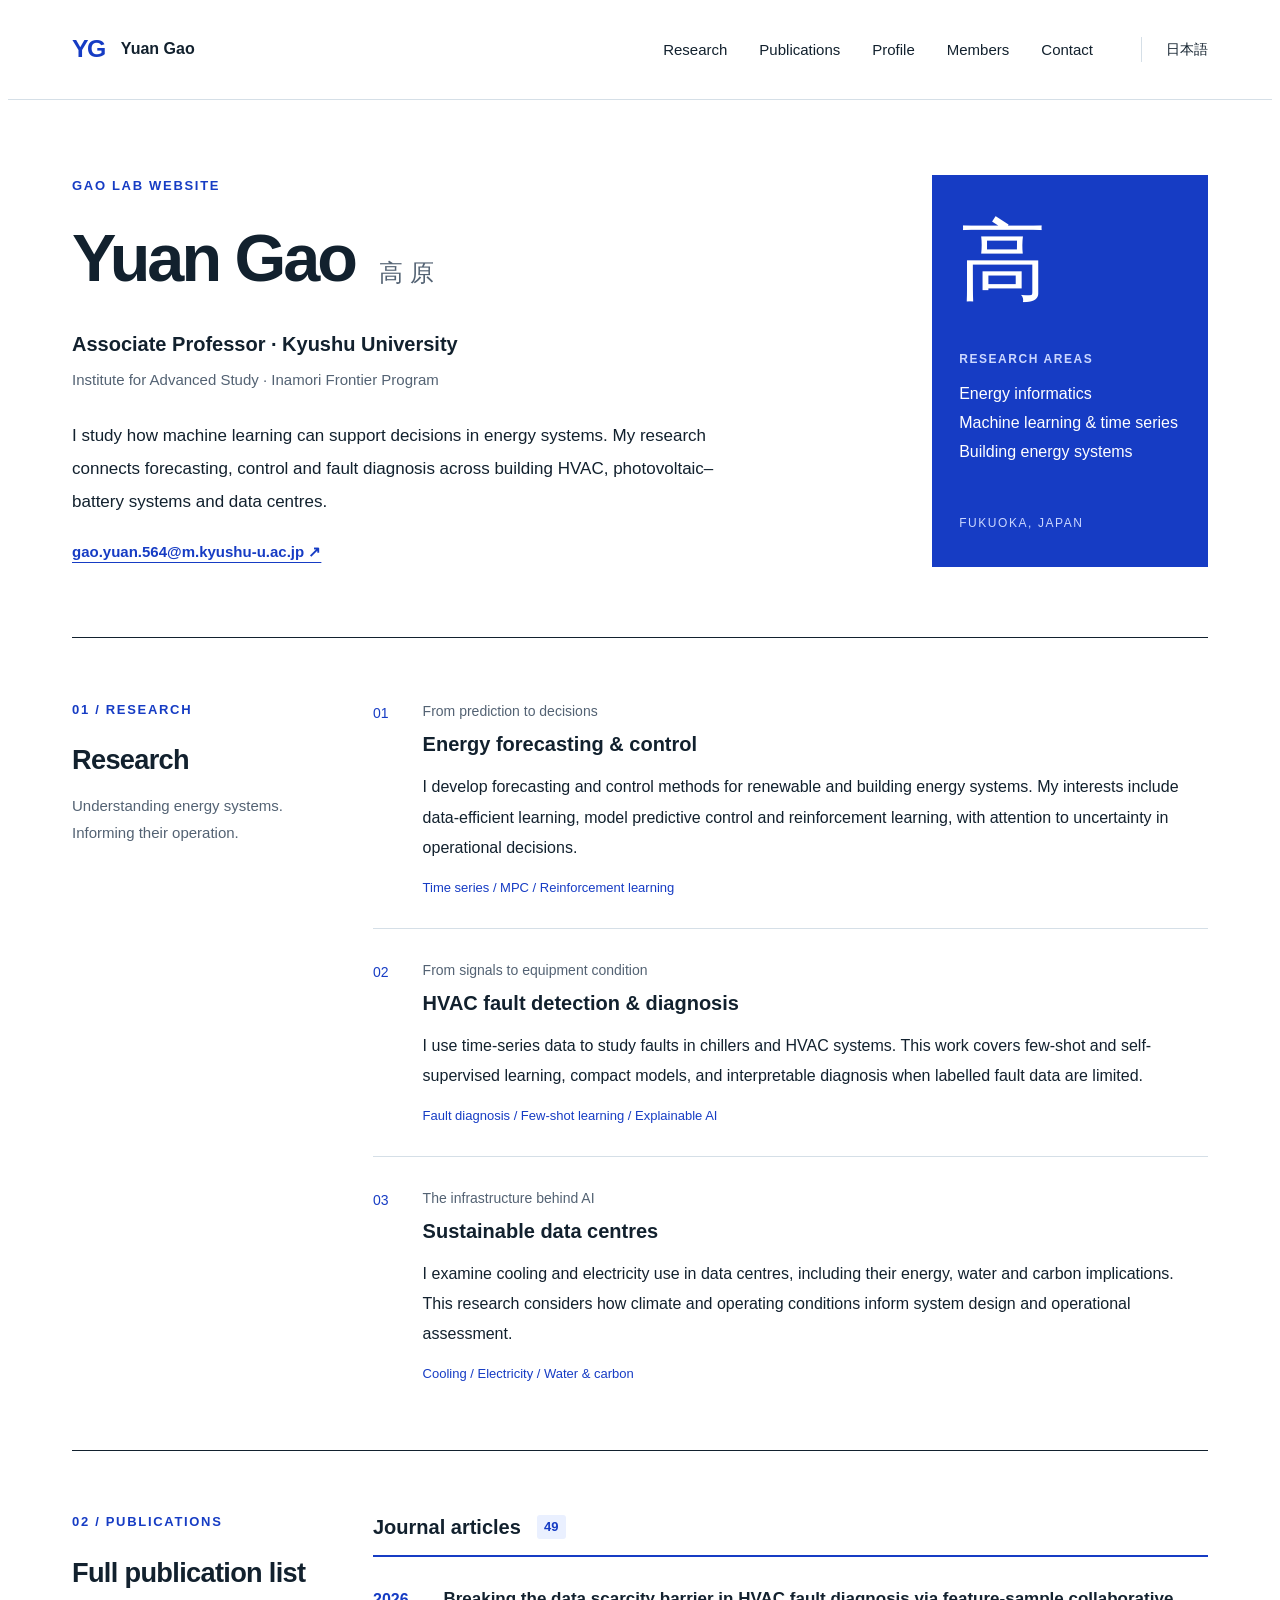
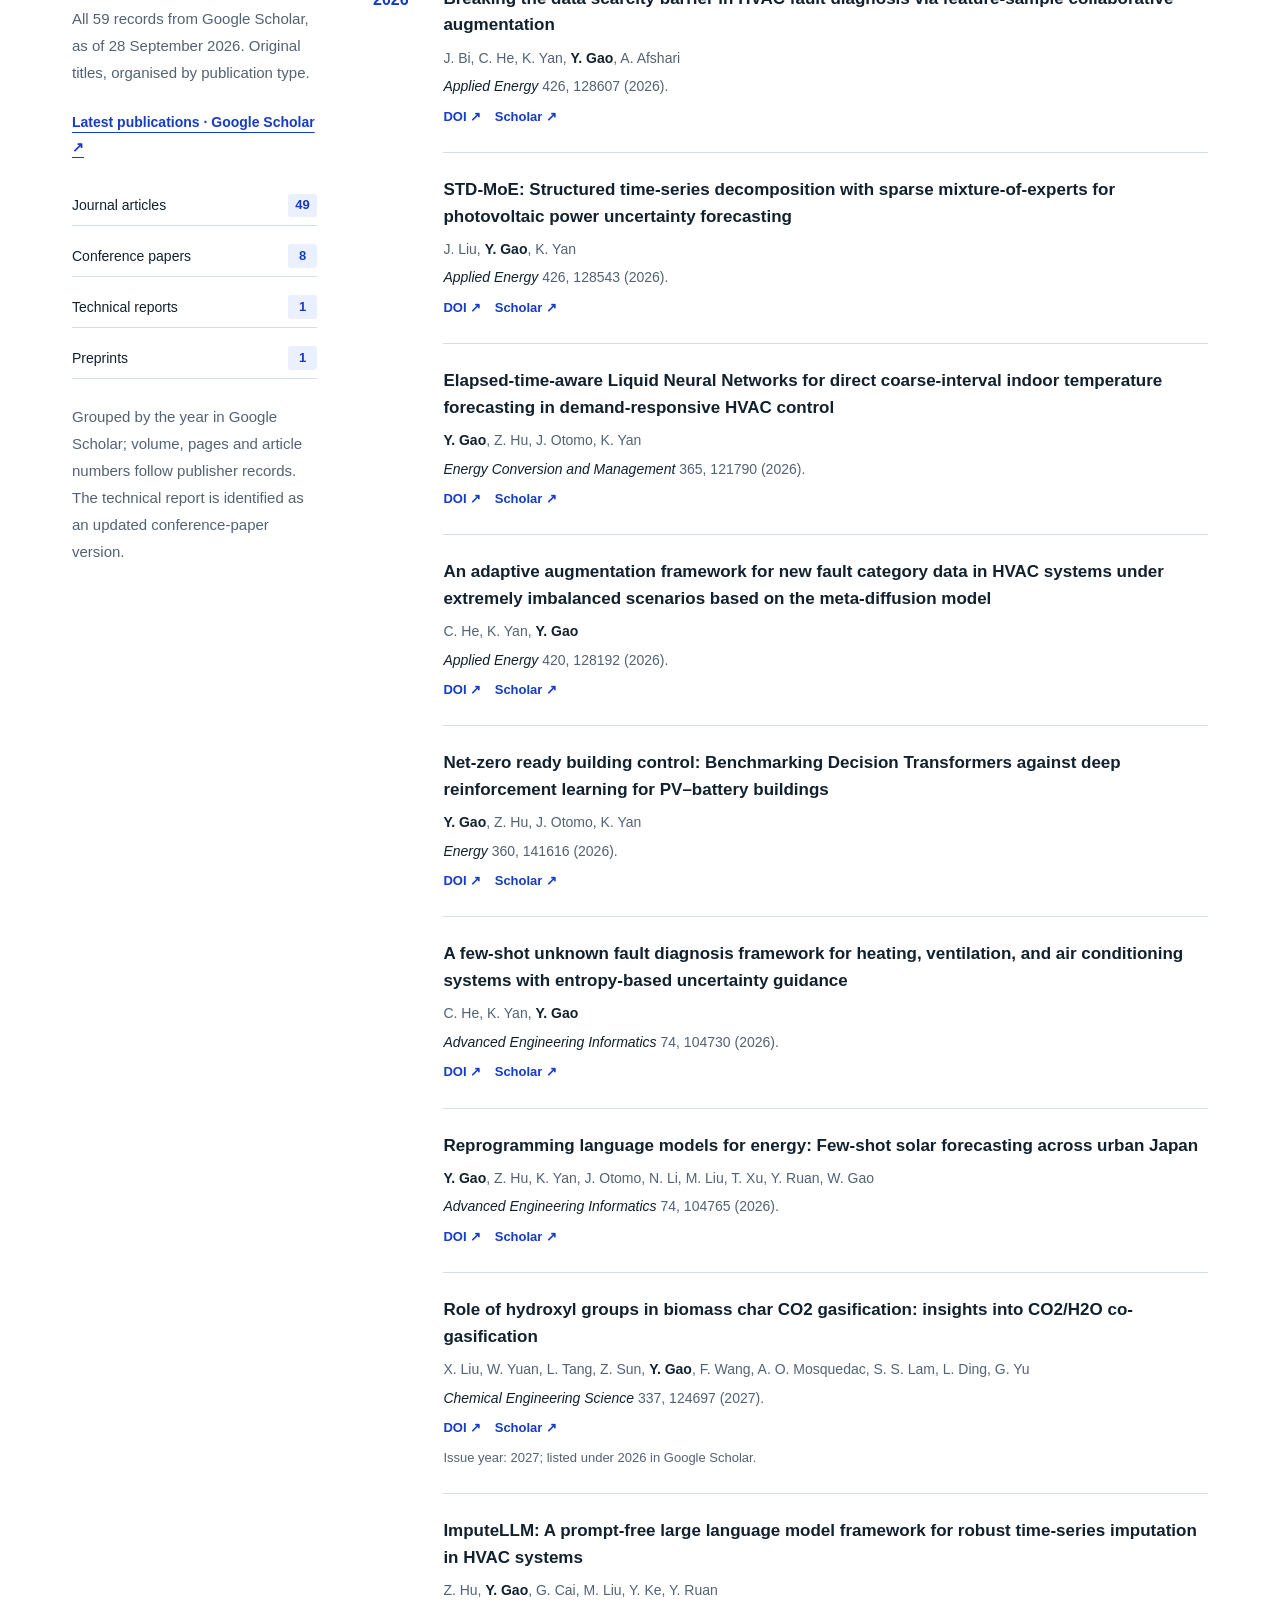
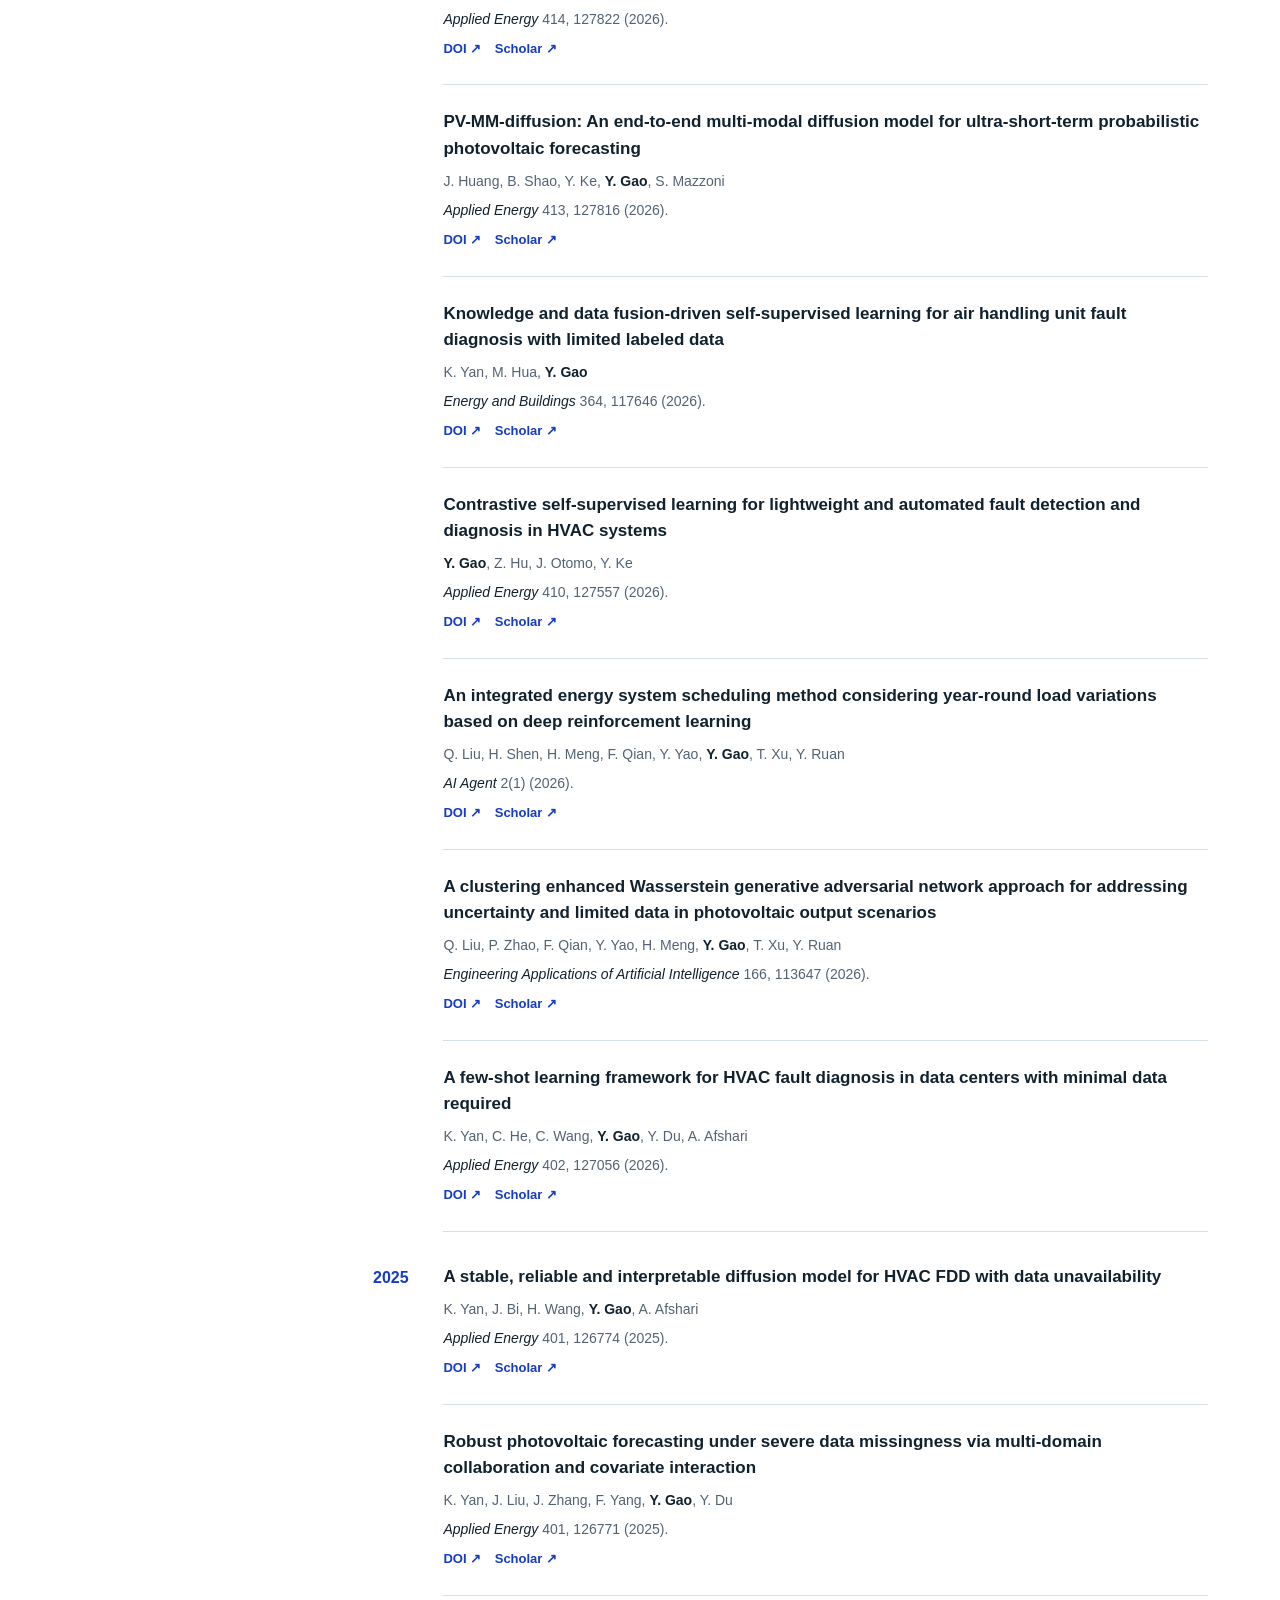
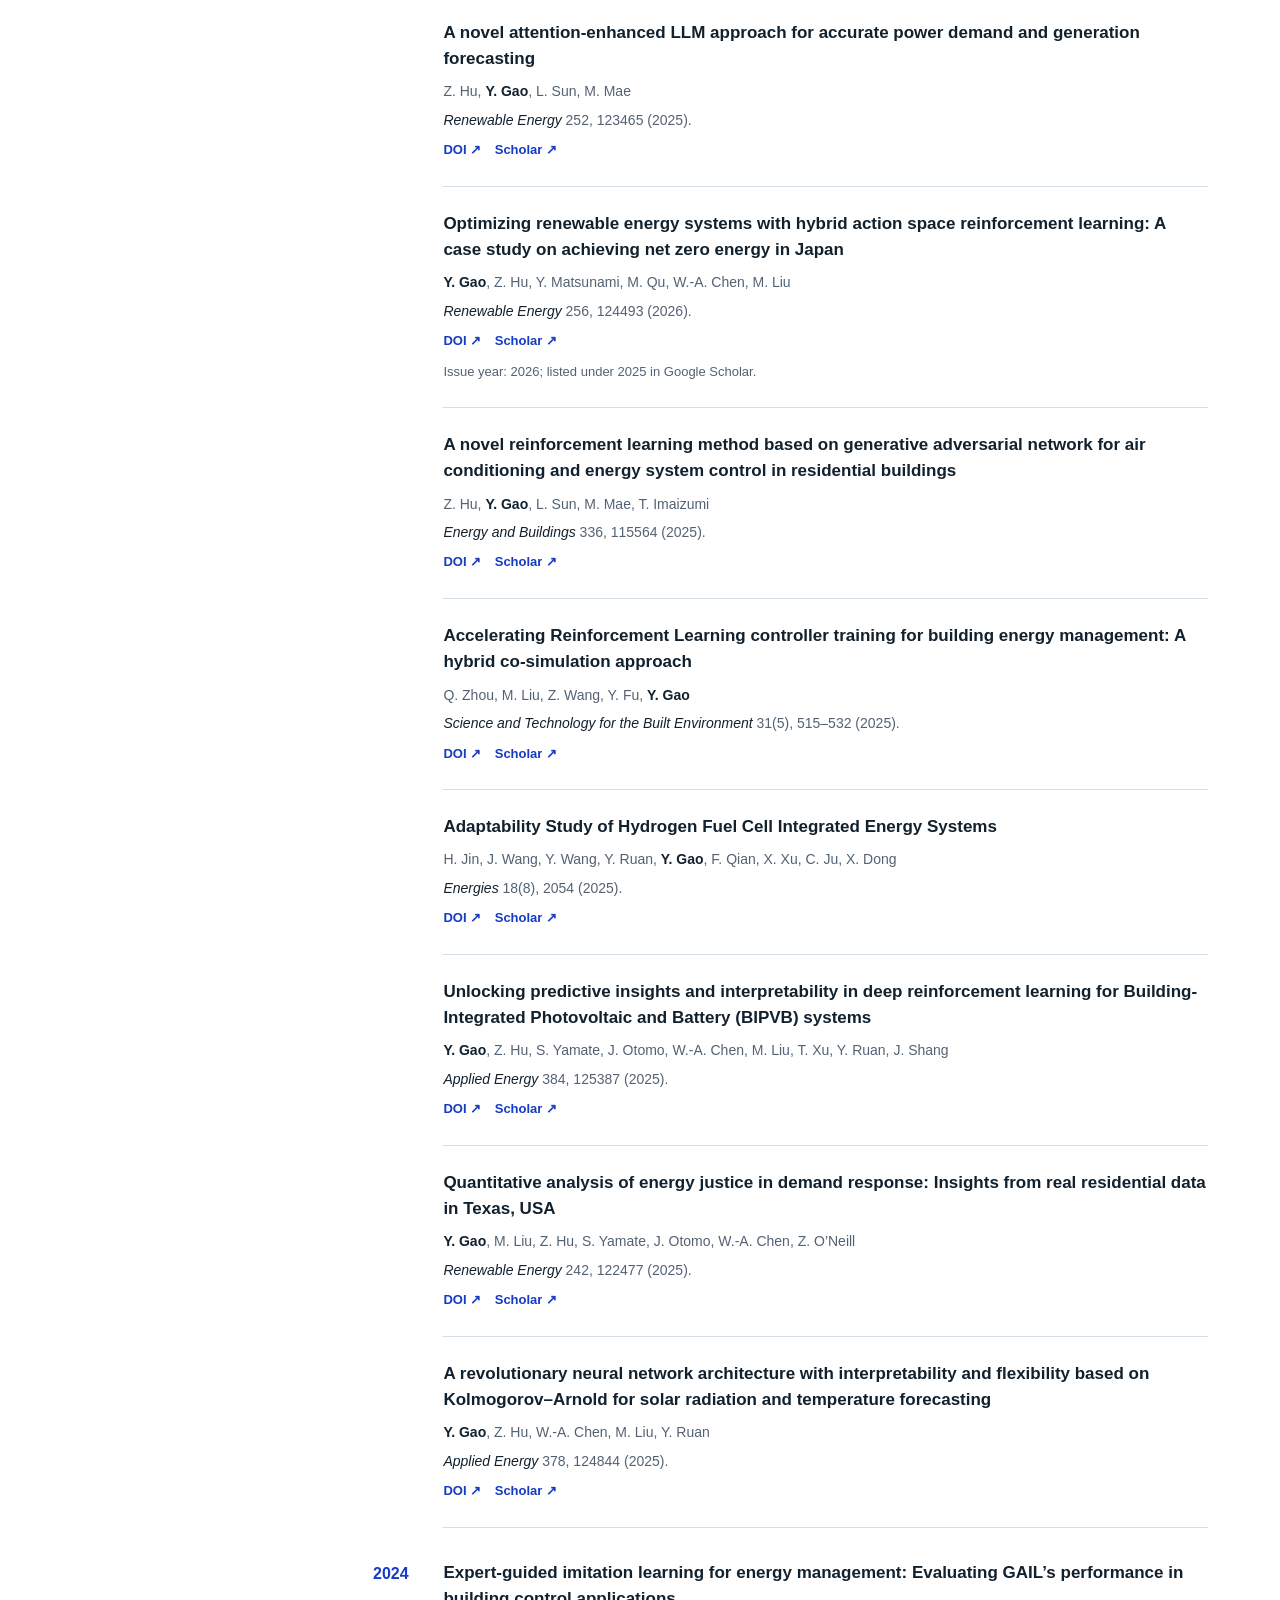
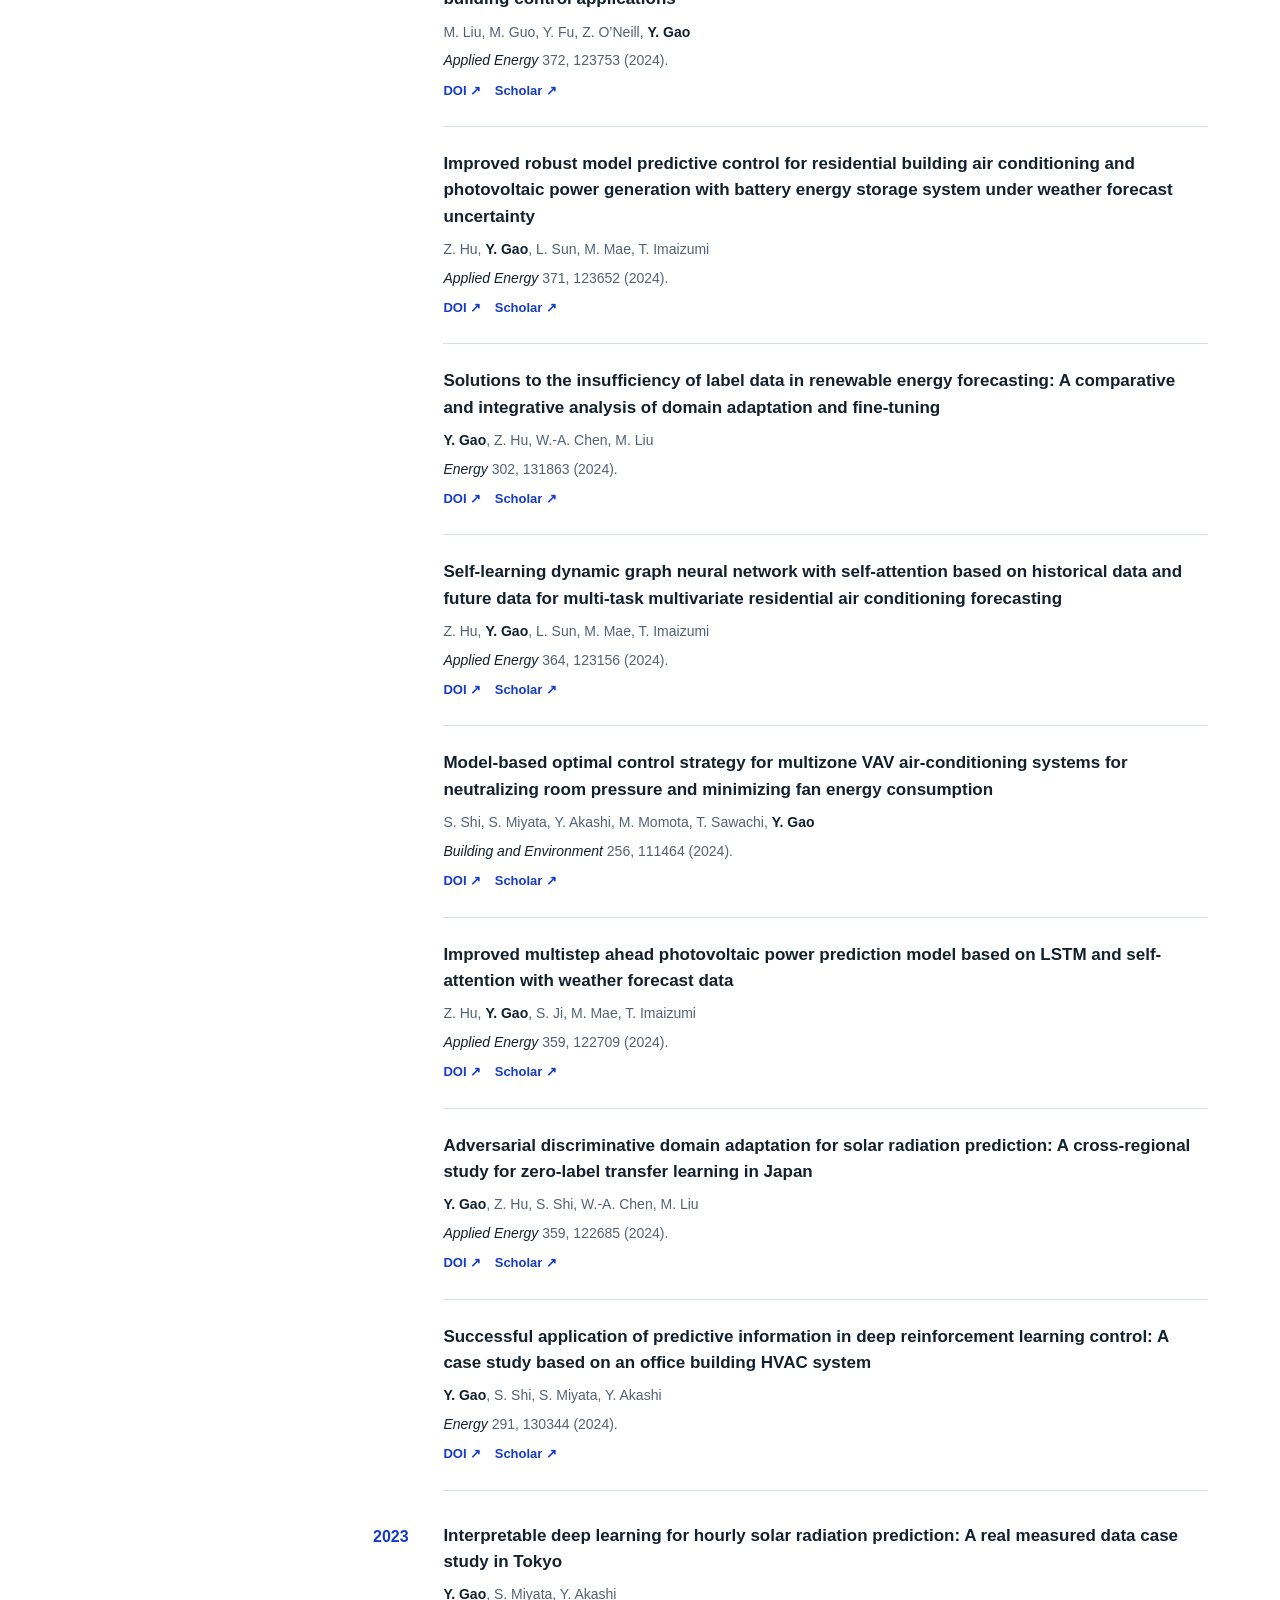
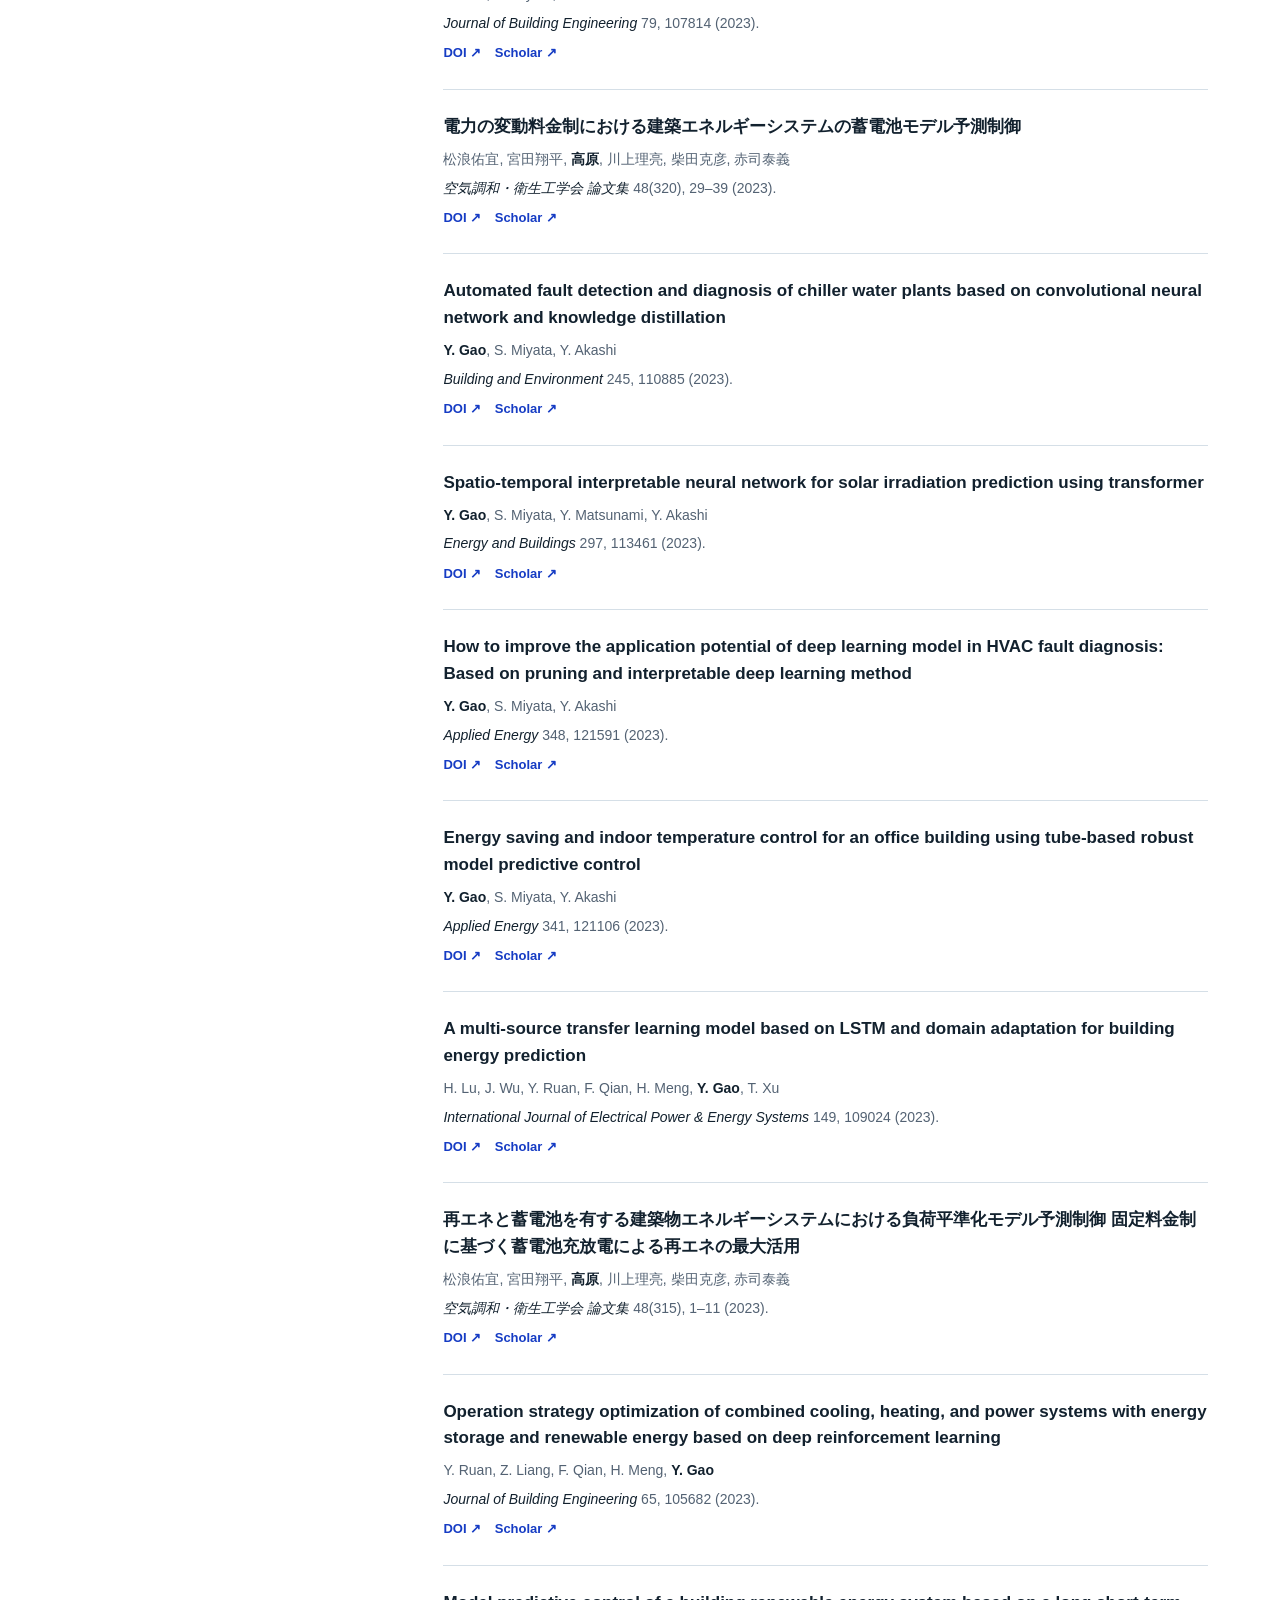
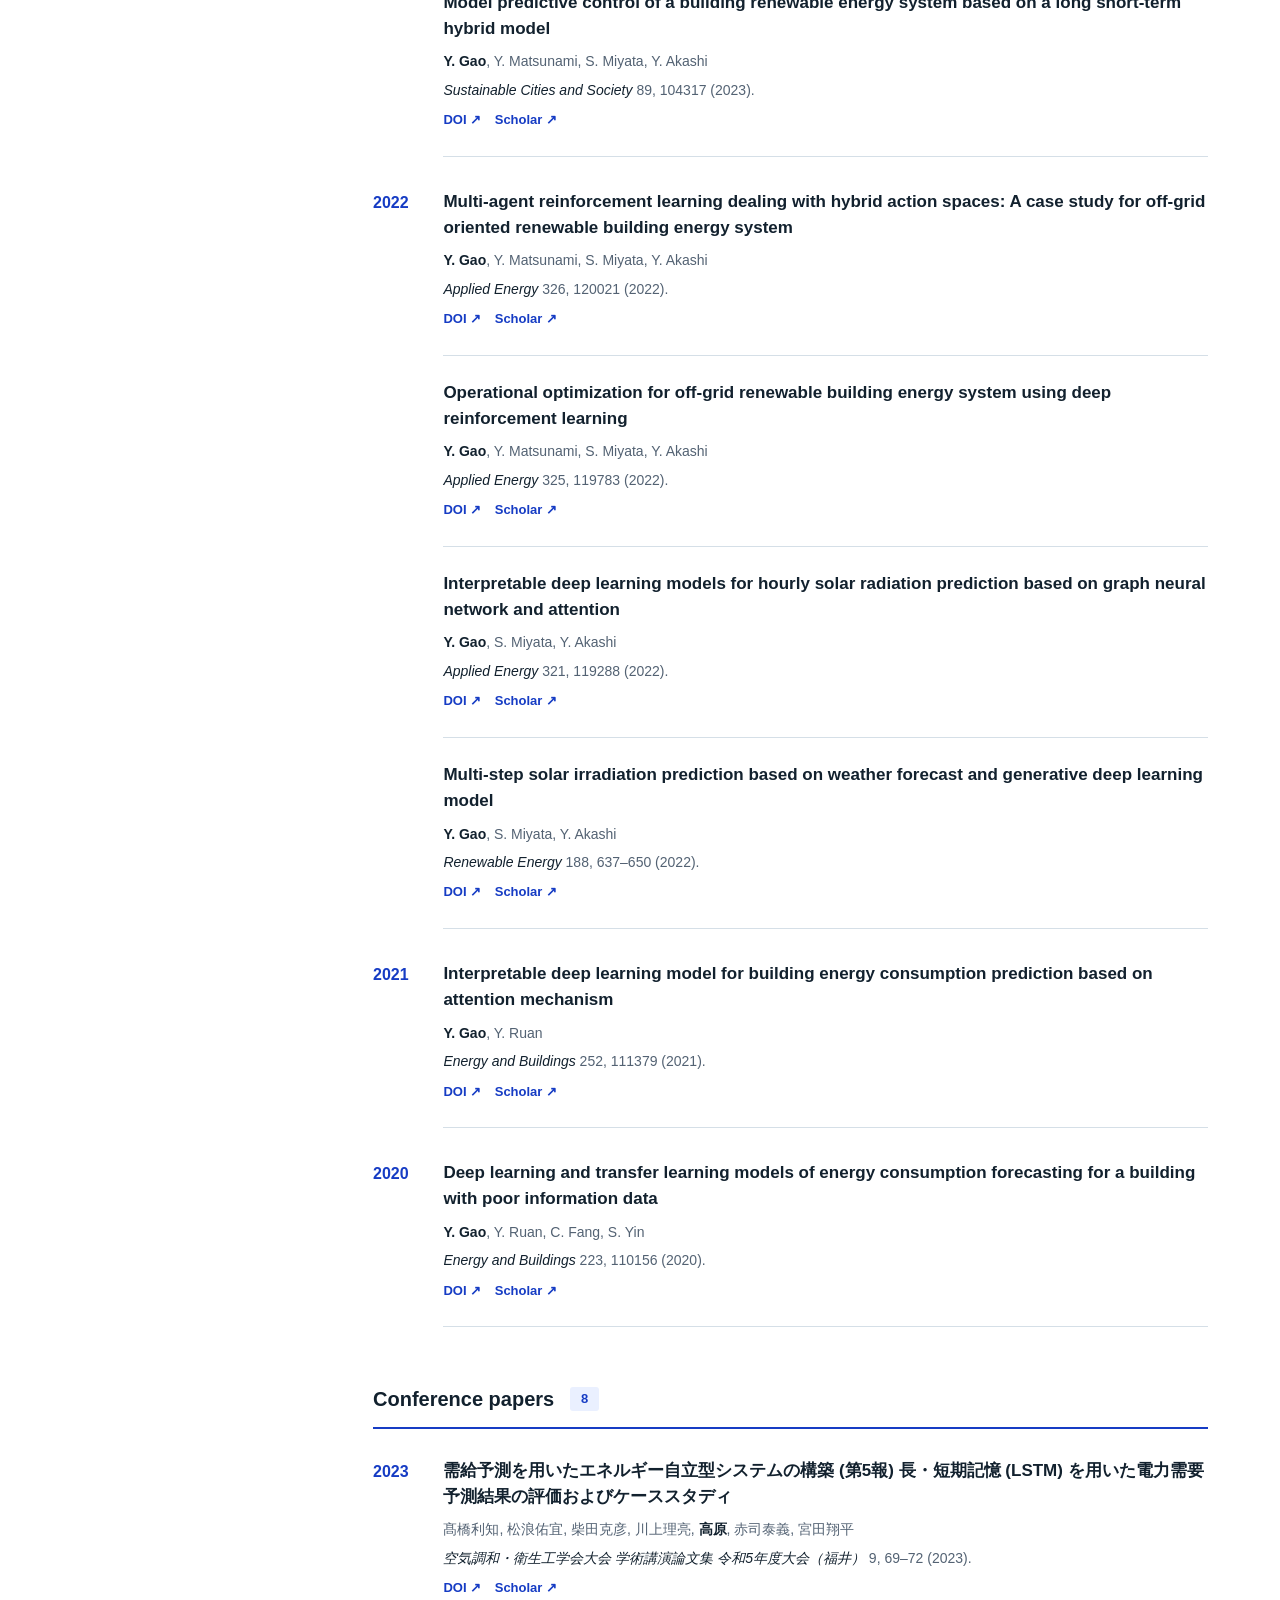
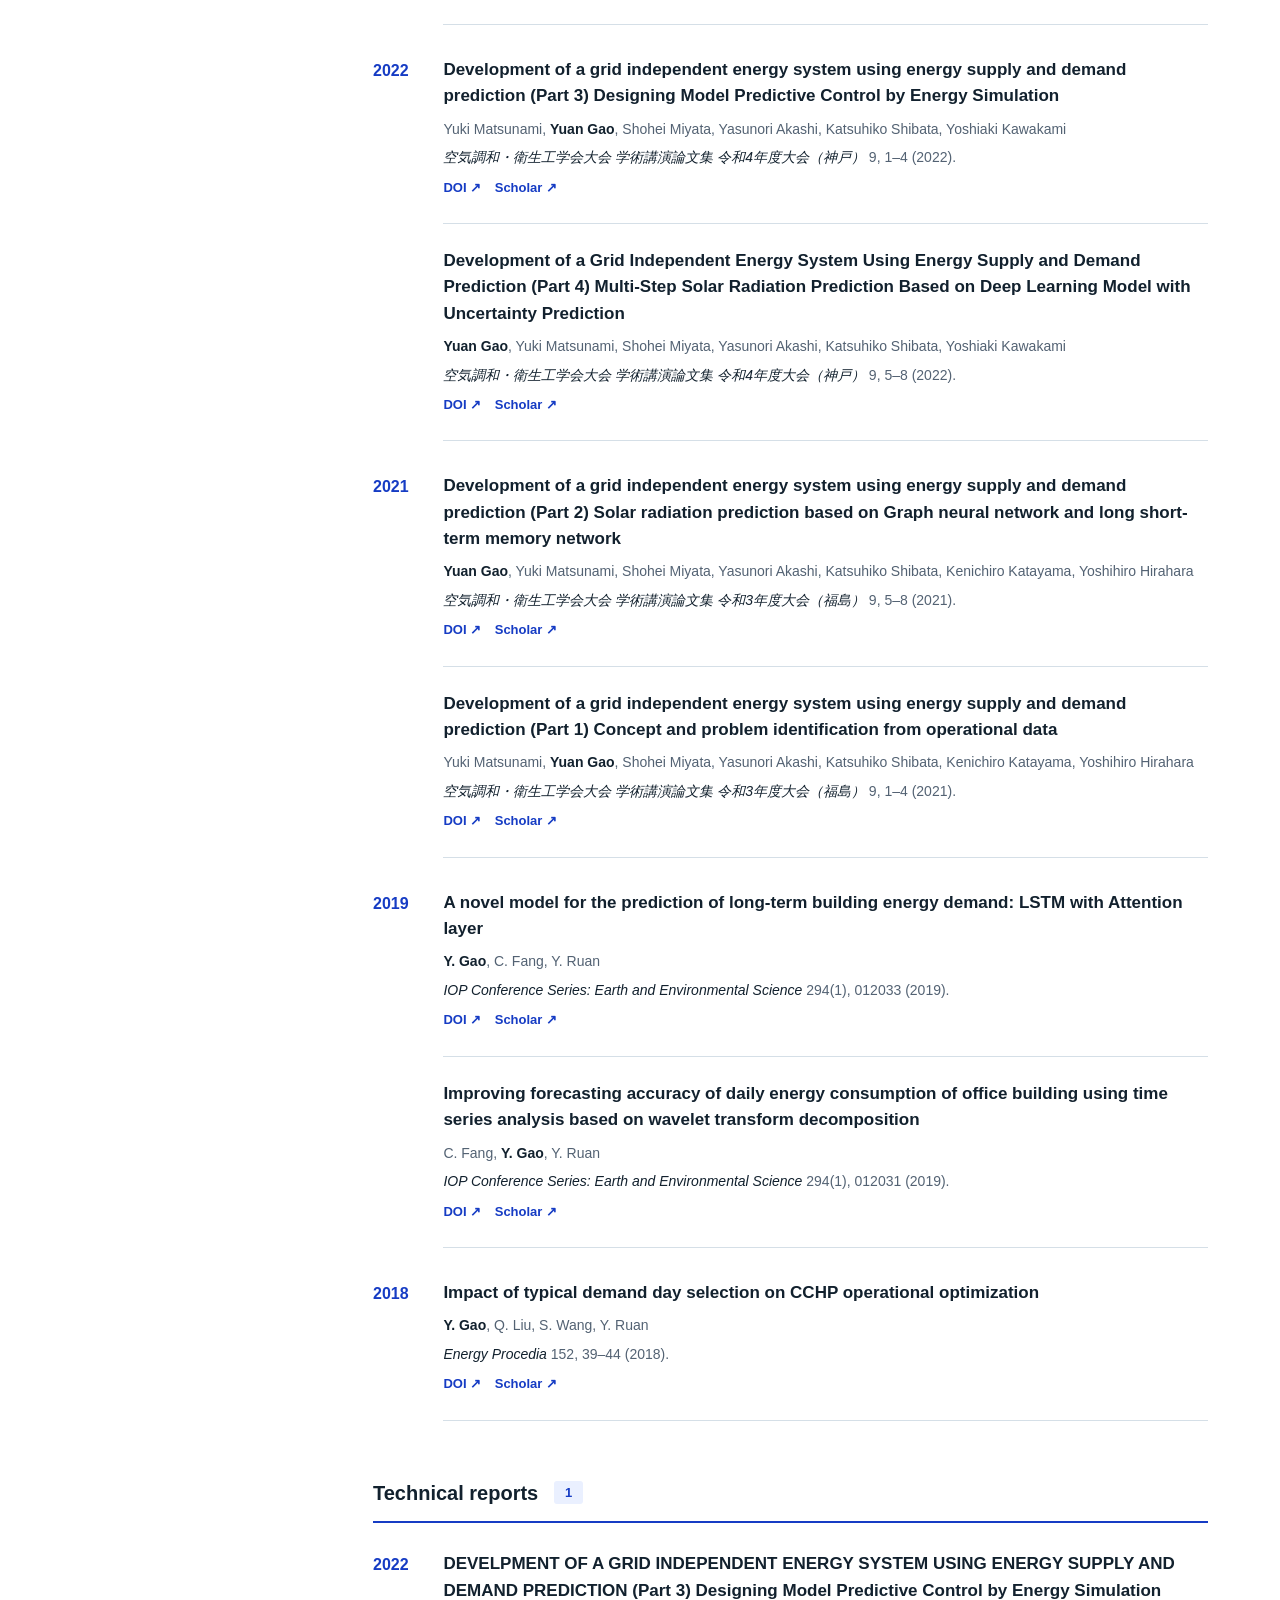
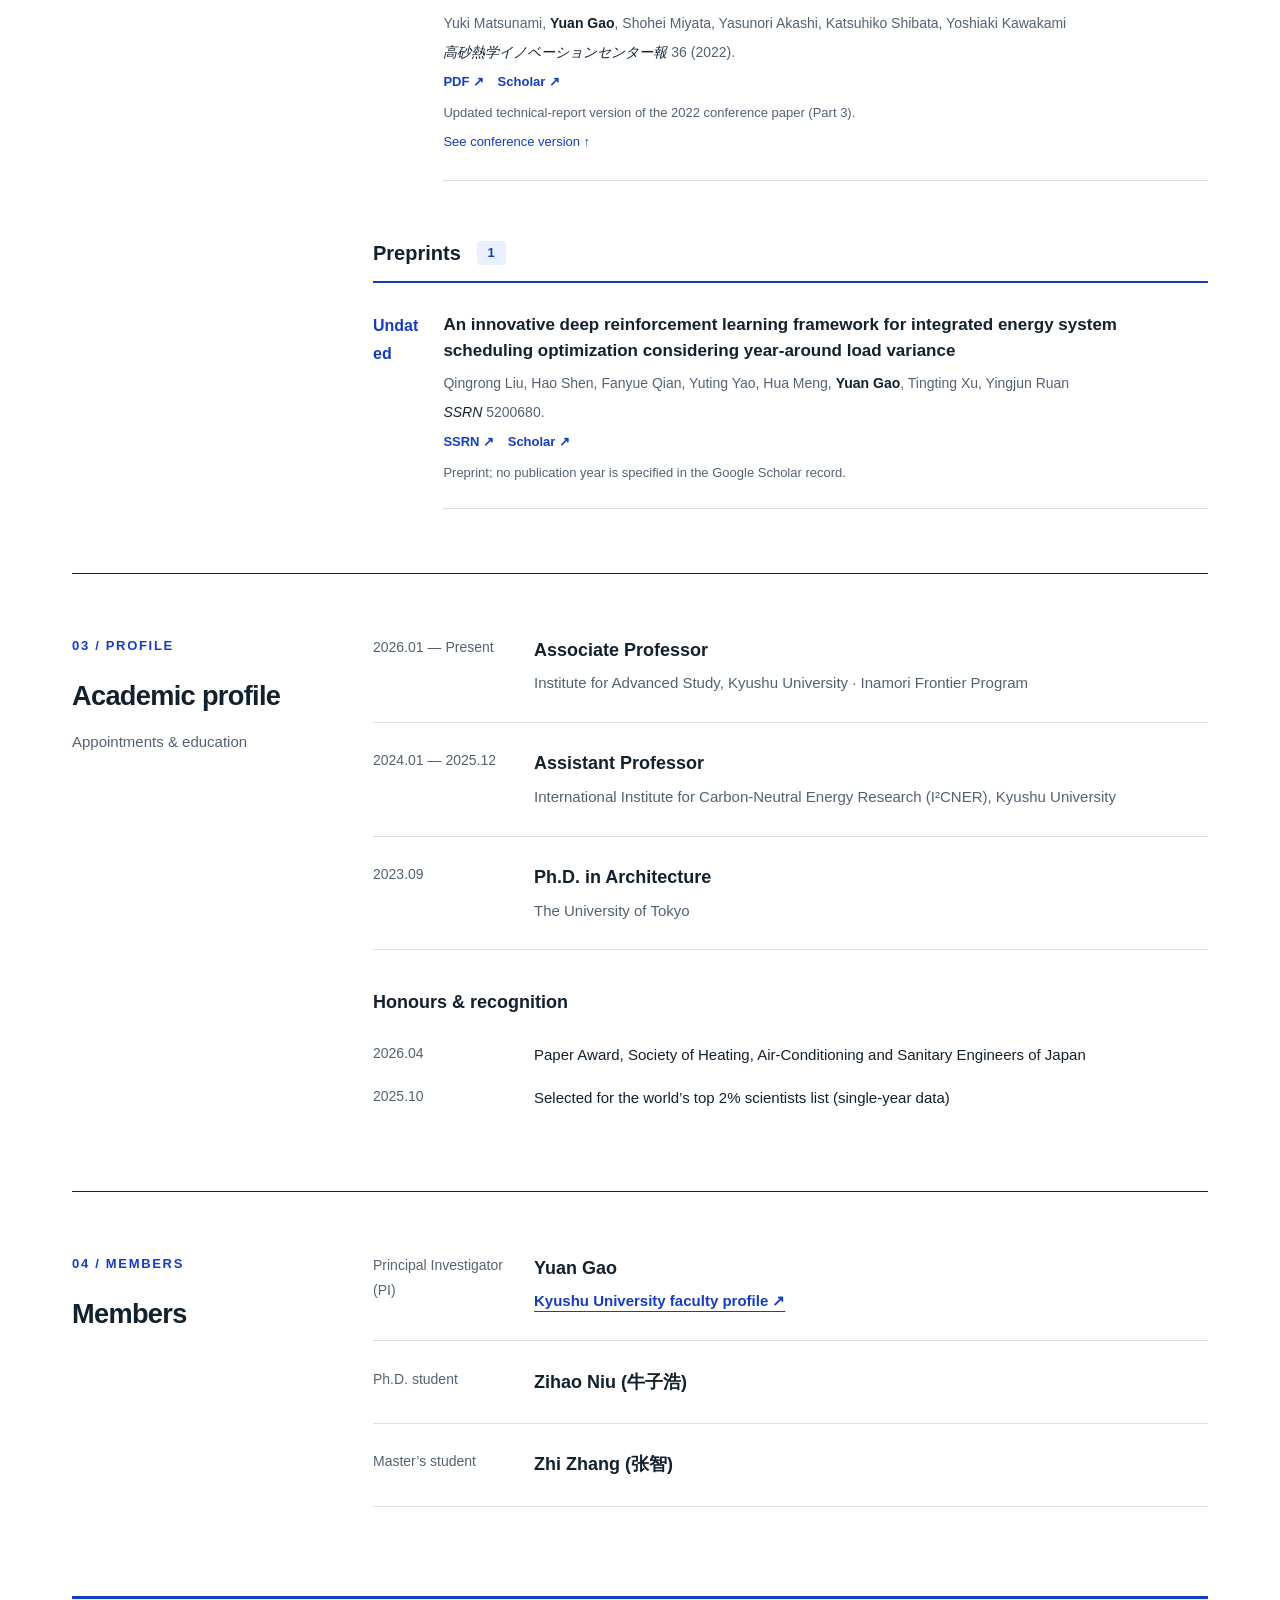
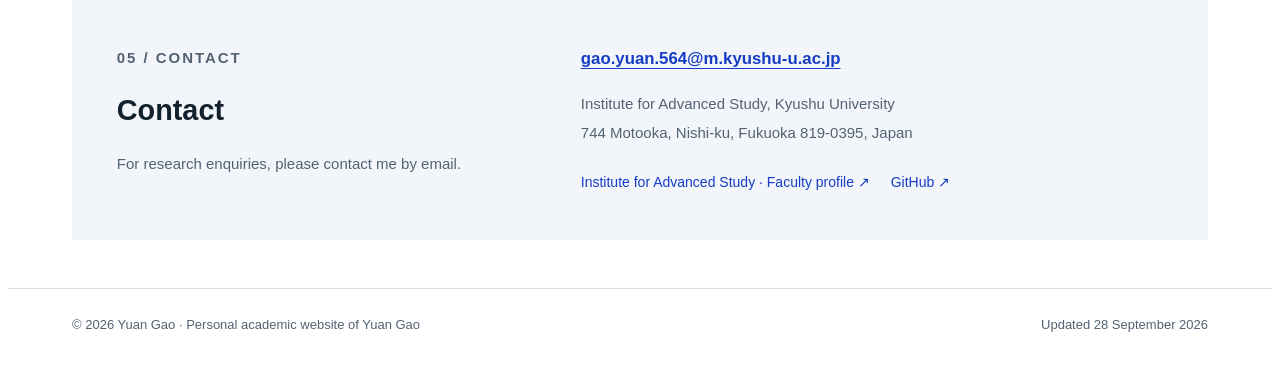
<file: en/index.html>
<!doctype html>
<html lang="en"><head><meta charset="utf-8"><meta name="viewport" content="width=device-width, initial-scale=1">
<title>Yuan Gao | Kyushu University</title><meta name="description" content="Personal academic website of Yuan Gao, Associate Professor at the Institute for Advanced Study, Kyushu University. AI for energy forecasting and control, HVAC fault diagnosis, and sustainable data centres.">
<meta property="og:title" content="Yuan Gao | Kyushu University"><meta property="og:description" content="Personal academic website of Yuan Gao, Associate Professor at the Institute for Advanced Study, Kyushu University. AI for energy forecasting and control, HVAC fault diagnosis, and sustainable data centres."><meta property="og:type" content="website">
<meta name="theme-color" content="#163cc4"><link rel="icon" href="../favicon.svg" type="image/svg+xml"><link rel="stylesheet" href="../style.css">
<link rel="canonical" href="https://daxiang415.github.io/en/">
<link rel="alternate" hreflang="ja" href="https://daxiang415.github.io/"><link rel="alternate" hreflang="en" href="https://daxiang415.github.io/en/">
</head><body><a class="skip" href="#main">Skip to content</a>
<header class="header"><a class="wordmark" href="../" aria-label="Yuan Gao home">YG<span>Yuan Gao</span></a><nav aria-label="Main navigation"><a href="#research">Research</a><a href="#publications">Publications</a><a href="#profile">Profile</a><a href="#members">Members</a><a href="#contact">Contact</a></nav><a class="language" href="../" lang="ja">日本語</a></header>
<main id="main"><section class="hero" aria-labelledby="name"><div class="hero-main"><p class="eyebrow">GAO LAB WEBSITE</p><h1 id="name">Yuan Gao<span>高 原</span></h1><p class="role">Associate Professor · Kyushu University</p><p class="program">Institute for Advanced Study · Inamori Frontier Program</p><p class="intro">I study how machine learning can support decisions in energy systems. My research connects forecasting, control and fault diagnosis across building HVAC, photovoltaic–battery systems and data centres.</p><a class="text-link" href="mailto:gao.yuan.564@m.kyushu-u.ac.jp">gao.yuan.564@m.kyushu-u.ac.jp ↗</a></div><aside class="hero-aside"><span class="monogram" aria-hidden="true">高</span><p class="eyebrow">RESEARCH AREAS</p><p class="field-list">Energy informatics<br>Machine learning & time series<br>Building energy systems</p><span class="place">FUKUOKA, JAPAN</span></aside></section>
<section id="research" class="section"><div class="section-head"><p class="section-index">01 / RESEARCH</p><h2>Research</h2><p>Understanding energy systems. Informing their operation.</p></div><div class="research-list"><article class="research-item"><span class="number">01</span><div><p class="kicker">From prediction to decisions</p><h3>Energy forecasting & control</h3><p>I develop forecasting and control methods for renewable and building energy systems. My interests include data-efficient learning, model predictive control and reinforcement learning, with attention to uncertainty in operational decisions.</p><p class="tags">Time series / MPC / Reinforcement learning</p></div></article><article class="research-item"><span class="number">02</span><div><p class="kicker">From signals to equipment condition</p><h3>HVAC fault detection & diagnosis</h3><p>I use time-series data to study faults in chillers and HVAC systems. This work covers few-shot and self-supervised learning, compact models, and interpretable diagnosis when labelled fault data are limited.</p><p class="tags">Fault diagnosis / Few-shot learning / Explainable AI</p></div></article><article class="research-item"><span class="number">03</span><div><p class="kicker">The infrastructure behind AI</p><h3>Sustainable data centres</h3><p>I examine cooling and electricity use in data centres, including their energy, water and carbon implications. This research considers how climate and operating conditions inform system design and operational assessment.</p><p class="tags">Cooling / Electricity / Water & carbon</p></div></article></div></section>
<section id="publications" class="section"><div class="section-head"><p class="section-index">02 / PUBLICATIONS</p><h2>Full publication list</h2><p>All 59 records from Google Scholar, as of 28 September 2026. Original titles, organised by publication type.</p><a class="text-link" href="https://scholar.google.com.hk/citations?user=7tbmZAIAAAAJ&amp;hl=en&amp;sortby=pubdate">Latest publications · Google Scholar ↗</a><nav class="pub-nav" aria-label="Publication types"><a href="#pub-journal">Journal articles<span>49</span></a><a href="#pub-conference">Conference papers<span>8</span></a><a href="#pub-report">Technical reports<span>1</span></a><a href="#pub-preprint">Preprints<span>1</span></a></nav><p class="pub-source-note">Grouped by the year in Google Scholar; volume, pages and article numbers follow publisher records. The technical report is identified as an updated conference-paper version.</p></div><div class="publications"><section class="pub-group" id="pub-journal" aria-labelledby="heading-journal"><h3 class="pub-group-title" id="heading-journal">Journal articles <span>49</span></h3><div class="pub-year"><p class="pub-year-label">2026</p><ol><li class="publication" id="paper-VL0QpB8kHFEC" data-type="journal"><h4 lang="en"><a href="https://doi.org/10.1016/j.apenergy.2026.128607">Breaking the data scarcity barrier in HVAC fault diagnosis via feature-sample collaborative augmentation</a></h4><p class="authors">J. Bi, C. He, K. Yan, <strong>Y. Gao</strong>, A. Afshari</p><p class="journal"><cite>Applied Energy</cite> 426, 128607 (2026).</p><p class="publication-links"><a class="doi" href="https://doi.org/10.1016/j.apenergy.2026.128607">DOI ↗</a> <a class="doi" href="https://scholar.google.com.hk/citations?view_op=view_citation&amp;hl=en&amp;user=7tbmZAIAAAAJ&amp;citation_for_view=7tbmZAIAAAAJ:VL0QpB8kHFEC">Scholar ↗</a></p></li><li class="publication" id="paper-ye4kPcJQO24C" data-type="journal"><h4 lang="en"><a href="https://doi.org/10.1016/j.apenergy.2026.128543">STD-MoE: Structured time-series decomposition with sparse mixture-of-experts for photovoltaic power uncertainty forecasting</a></h4><p class="authors">J. Liu, <strong>Y. Gao</strong>, K. Yan</p><p class="journal"><cite>Applied Energy</cite> 426, 128543 (2026).</p><p class="publication-links"><a class="doi" href="https://doi.org/10.1016/j.apenergy.2026.128543">DOI ↗</a> <a class="doi" href="https://scholar.google.com.hk/citations?view_op=view_citation&amp;hl=en&amp;user=7tbmZAIAAAAJ&amp;citation_for_view=7tbmZAIAAAAJ:ye4kPcJQO24C">Scholar ↗</a></p></li><li class="publication" id="paper-tkaPQYYpVKoC" data-type="journal"><h4 lang="en"><a href="https://doi.org/10.1016/j.enconman.2026.121790">Elapsed-time-aware Liquid Neural Networks for direct coarse-interval indoor temperature forecasting in demand-responsive HVAC control</a></h4><p class="authors"><strong>Y. Gao</strong>, Z. Hu, J. Otomo, K. Yan</p><p class="journal"><cite>Energy Conversion and Management</cite> 365, 121790 (2026).</p><p class="publication-links"><a class="doi" href="https://doi.org/10.1016/j.enconman.2026.121790">DOI ↗</a> <a class="doi" href="https://scholar.google.com.hk/citations?view_op=view_citation&amp;hl=en&amp;user=7tbmZAIAAAAJ&amp;citation_for_view=7tbmZAIAAAAJ:tkaPQYYpVKoC">Scholar ↗</a></p></li><li class="publication" id="paper-Y5dfb0dijaUC" data-type="journal"><h4 lang="en"><a href="https://doi.org/10.1016/j.apenergy.2026.128192">An adaptive augmentation framework for new fault category data in HVAC systems under extremely imbalanced scenarios based on the meta-diffusion model</a></h4><p class="authors">C. He, K. Yan, <strong>Y. Gao</strong></p><p class="journal"><cite>Applied Energy</cite> 420, 128192 (2026).</p><p class="publication-links"><a class="doi" href="https://doi.org/10.1016/j.apenergy.2026.128192">DOI ↗</a> <a class="doi" href="https://scholar.google.com.hk/citations?view_op=view_citation&amp;hl=en&amp;user=7tbmZAIAAAAJ&amp;citation_for_view=7tbmZAIAAAAJ:Y5dfb0dijaUC">Scholar ↗</a></p></li><li class="publication" id="paper-_B80troHkn4C" data-type="journal"><h4 lang="en"><a href="https://doi.org/10.1016/j.energy.2026.141616">Net-zero ready building control: Benchmarking Decision Transformers against deep reinforcement learning for PV–battery buildings</a></h4><p class="authors"><strong>Y. Gao</strong>, Z. Hu, J. Otomo, K. Yan</p><p class="journal"><cite>Energy</cite> 360, 141616 (2026).</p><p class="publication-links"><a class="doi" href="https://doi.org/10.1016/j.energy.2026.141616">DOI ↗</a> <a class="doi" href="https://scholar.google.com.hk/citations?view_op=view_citation&amp;hl=en&amp;user=7tbmZAIAAAAJ&amp;citation_for_view=7tbmZAIAAAAJ:_B80troHkn4C">Scholar ↗</a></p></li><li class="publication" id="paper-AXPGKjj_ei8C" data-type="journal"><h4 lang="en"><a href="https://doi.org/10.1016/j.aei.2026.104730">A few-shot unknown fault diagnosis framework for heating, ventilation, and air conditioning systems with entropy-based uncertainty guidance</a></h4><p class="authors">C. He, K. Yan, <strong>Y. Gao</strong></p><p class="journal"><cite>Advanced Engineering Informatics</cite> 74, 104730 (2026).</p><p class="publication-links"><a class="doi" href="https://doi.org/10.1016/j.aei.2026.104730">DOI ↗</a> <a class="doi" href="https://scholar.google.com.hk/citations?view_op=view_citation&amp;hl=en&amp;user=7tbmZAIAAAAJ&amp;citation_for_view=7tbmZAIAAAAJ:AXPGKjj_ei8C">Scholar ↗</a></p></li><li class="publication" id="paper-Mojj43d5GZwC" data-type="journal"><h4 lang="en"><a href="https://doi.org/10.1016/j.aei.2026.104765">Reprogramming language models for energy: Few-shot solar forecasting across urban Japan</a></h4><p class="authors"><strong>Y. Gao</strong>, Z. Hu, K. Yan, J. Otomo, N. Li, M. Liu, T. Xu, Y. Ruan, W. Gao</p><p class="journal"><cite>Advanced Engineering Informatics</cite> 74, 104765 (2026).</p><p class="publication-links"><a class="doi" href="https://doi.org/10.1016/j.aei.2026.104765">DOI ↗</a> <a class="doi" href="https://scholar.google.com.hk/citations?view_op=view_citation&amp;hl=en&amp;user=7tbmZAIAAAAJ&amp;citation_for_view=7tbmZAIAAAAJ:Mojj43d5GZwC">Scholar ↗</a></p></li><li class="publication" id="paper-SdhP9T11ey4C" data-type="journal"><h4 lang="en"><a href="https://doi.org/10.1016/j.ces.2026.124697">Role of hydroxyl groups in biomass char CO2 gasification: insights into CO2/H2O co-gasification</a></h4><p class="authors">X. Liu, W. Yuan, L. Tang, Z. Sun, <strong>Y. Gao</strong>, F. Wang, A. O. Mosquedac, S. S. Lam, L. Ding, G. Yu</p><p class="journal"><cite>Chemical Engineering Science</cite> 337, 124697 (2027).</p><p class="publication-links"><a class="doi" href="https://doi.org/10.1016/j.ces.2026.124697">DOI ↗</a> <a class="doi" href="https://scholar.google.com.hk/citations?view_op=view_citation&amp;hl=en&amp;user=7tbmZAIAAAAJ&amp;citation_for_view=7tbmZAIAAAAJ:SdhP9T11ey4C">Scholar ↗</a></p><p class="publication-note">Issue year: 2027; listed under 2026 in Google Scholar.</p></li><li class="publication" id="paper-XiVPGOgt02cC" data-type="journal"><h4 lang="en"><a href="https://doi.org/10.1016/j.apenergy.2026.127822">ImputeLLM: A prompt-free large language model framework for robust time-series imputation in HVAC systems</a></h4><p class="authors">Z. Hu, <strong>Y. Gao</strong>, G. Cai, M. Liu, Y. Ke, Y. Ruan</p><p class="journal"><cite>Applied Energy</cite> 414, 127822 (2026).</p><p class="publication-links"><a class="doi" href="https://doi.org/10.1016/j.apenergy.2026.127822">DOI ↗</a> <a class="doi" href="https://scholar.google.com.hk/citations?view_op=view_citation&amp;hl=en&amp;user=7tbmZAIAAAAJ&amp;citation_for_view=7tbmZAIAAAAJ:XiVPGOgt02cC">Scholar ↗</a></p></li><li class="publication" id="paper-bnK-pcrLprsC" data-type="journal"><h4 lang="en"><a href="https://doi.org/10.1016/j.apenergy.2026.127816">PV-MM-diffusion: An end-to-end multi-modal diffusion model for ultra-short-term probabilistic photovoltaic forecasting</a></h4><p class="authors">J. Huang, B. Shao, Y. Ke, <strong>Y. Gao</strong>, S. Mazzoni</p><p class="journal"><cite>Applied Energy</cite> 413, 127816 (2026).</p><p class="publication-links"><a class="doi" href="https://doi.org/10.1016/j.apenergy.2026.127816">DOI ↗</a> <a class="doi" href="https://scholar.google.com.hk/citations?view_op=view_citation&amp;hl=en&amp;user=7tbmZAIAAAAJ&amp;citation_for_view=7tbmZAIAAAAJ:bnK-pcrLprsC">Scholar ↗</a></p></li><li class="publication" id="paper-eMMeJKvmdy0C" data-type="journal"><h4 lang="en"><a href="https://doi.org/10.1016/j.enbuild.2026.117646">Knowledge and data fusion-driven self-supervised learning for air handling unit fault diagnosis with limited labeled data</a></h4><p class="authors">K. Yan, M. Hua, <strong>Y. Gao</strong></p><p class="journal"><cite>Energy and Buildings</cite> 364, 117646 (2026).</p><p class="publication-links"><a class="doi" href="https://doi.org/10.1016/j.enbuild.2026.117646">DOI ↗</a> <a class="doi" href="https://scholar.google.com.hk/citations?view_op=view_citation&amp;hl=en&amp;user=7tbmZAIAAAAJ&amp;citation_for_view=7tbmZAIAAAAJ:eMMeJKvmdy0C">Scholar ↗</a></p></li><li class="publication" id="paper-geHnlv5EZngC" data-type="journal"><h4 lang="en"><a href="https://doi.org/10.1016/j.apenergy.2026.127557">Contrastive self-supervised learning for lightweight and automated fault detection and diagnosis in HVAC systems</a></h4><p class="authors"><strong>Y. Gao</strong>, Z. Hu, J. Otomo, Y. Ke</p><p class="journal"><cite>Applied Energy</cite> 410, 127557 (2026).</p><p class="publication-links"><a class="doi" href="https://doi.org/10.1016/j.apenergy.2026.127557">DOI ↗</a> <a class="doi" href="https://scholar.google.com.hk/citations?view_op=view_citation&amp;hl=en&amp;user=7tbmZAIAAAAJ&amp;citation_for_view=7tbmZAIAAAAJ:geHnlv5EZngC">Scholar ↗</a></p></li><li class="publication" id="paper-olpn-zPbct0C" data-type="journal"><h4 lang="en"><a href="https://doi.org/10.20517/aiagent.2025.12">An integrated energy system scheduling method considering year-round load variations based on deep reinforcement learning</a></h4><p class="authors">Q. Liu, H. Shen, H. Meng, F. Qian, Y. Yao, <strong>Y. Gao</strong>, T. Xu, Y. Ruan</p><p class="journal"><cite>AI Agent</cite> 2(1) (2026).</p><p class="publication-links"><a class="doi" href="https://doi.org/10.20517/aiagent.2025.12">DOI ↗</a> <a class="doi" href="https://scholar.google.com.hk/citations?view_op=view_citation&amp;hl=en&amp;user=7tbmZAIAAAAJ&amp;citation_for_view=7tbmZAIAAAAJ:olpn-zPbct0C">Scholar ↗</a></p></li><li class="publication" id="paper-l7t_Zn2s7bgC" data-type="journal"><h4 lang="en"><a href="https://doi.org/10.1016/j.engappai.2025.113647">A clustering enhanced Wasserstein generative adversarial network approach for addressing uncertainty and limited data in photovoltaic output scenarios</a></h4><p class="authors">Q. Liu, P. Zhao, F. Qian, Y. Yao, H. Meng, <strong>Y. Gao</strong>, T. Xu, Y. Ruan</p><p class="journal"><cite>Engineering Applications of Artificial Intelligence</cite> 166, 113647 (2026).</p><p class="publication-links"><a class="doi" href="https://doi.org/10.1016/j.engappai.2025.113647">DOI ↗</a> <a class="doi" href="https://scholar.google.com.hk/citations?view_op=view_citation&amp;hl=en&amp;user=7tbmZAIAAAAJ&amp;citation_for_view=7tbmZAIAAAAJ:l7t_Zn2s7bgC">Scholar ↗</a></p></li><li class="publication" id="paper-u9iWguZQMMsC" data-type="journal"><h4 lang="en"><a href="https://doi.org/10.1016/j.apenergy.2025.127056">A few-shot learning framework for HVAC fault diagnosis in data centers with minimal data required</a></h4><p class="authors">K. Yan, C. He, C. Wang, <strong>Y. Gao</strong>, Y. Du, A. Afshari</p><p class="journal"><cite>Applied Energy</cite> 402, 127056 (2026).</p><p class="publication-links"><a class="doi" href="https://doi.org/10.1016/j.apenergy.2025.127056">DOI ↗</a> <a class="doi" href="https://scholar.google.com.hk/citations?view_op=view_citation&amp;hl=en&amp;user=7tbmZAIAAAAJ&amp;citation_for_view=7tbmZAIAAAAJ:u9iWguZQMMsC">Scholar ↗</a></p></li></ol></div><div class="pub-year"><p class="pub-year-label">2025</p><ol><li class="publication" id="paper-OU6Ihb5iCvQC" data-type="journal"><h4 lang="en"><a href="https://doi.org/10.1016/j.apenergy.2025.126774">A stable, reliable and interpretable diffusion model for HVAC FDD with data unavailability</a></h4><p class="authors">K. Yan, J. Bi, H. Wang, <strong>Y. Gao</strong>, A. Afshari</p><p class="journal"><cite>Applied Energy</cite> 401, 126774 (2025).</p><p class="publication-links"><a class="doi" href="https://doi.org/10.1016/j.apenergy.2025.126774">DOI ↗</a> <a class="doi" href="https://scholar.google.com.hk/citations?view_op=view_citation&amp;hl=en&amp;user=7tbmZAIAAAAJ&amp;citation_for_view=7tbmZAIAAAAJ:OU6Ihb5iCvQC">Scholar ↗</a></p></li><li class="publication" id="paper-uWQEDVKXjbEC" data-type="journal"><h4 lang="en"><a href="https://doi.org/10.1016/j.apenergy.2025.126771">Robust photovoltaic forecasting under severe data missingness via multi-domain collaboration and covariate interaction</a></h4><p class="authors">K. Yan, J. Liu, J. Zhang, F. Yang, <strong>Y. Gao</strong>, Y. Du</p><p class="journal"><cite>Applied Energy</cite> 401, 126771 (2025).</p><p class="publication-links"><a class="doi" href="https://doi.org/10.1016/j.apenergy.2025.126771">DOI ↗</a> <a class="doi" href="https://scholar.google.com.hk/citations?view_op=view_citation&amp;hl=en&amp;user=7tbmZAIAAAAJ&amp;citation_for_view=7tbmZAIAAAAJ:uWQEDVKXjbEC">Scholar ↗</a></p></li><li class="publication" id="paper-P5F9QuxV20EC" data-type="journal"><h4 lang="en"><a href="https://doi.org/10.1016/j.renene.2025.123465">A novel attention-enhanced LLM approach for accurate power demand and generation forecasting</a></h4><p class="authors">Z. Hu, <strong>Y. Gao</strong>, L. Sun, M. Mae</p><p class="journal"><cite>Renewable Energy</cite> 252, 123465 (2025).</p><p class="publication-links"><a class="doi" href="https://doi.org/10.1016/j.renene.2025.123465">DOI ↗</a> <a class="doi" href="https://scholar.google.com.hk/citations?view_op=view_citation&amp;hl=en&amp;user=7tbmZAIAAAAJ&amp;citation_for_view=7tbmZAIAAAAJ:P5F9QuxV20EC">Scholar ↗</a></p></li><li class="publication" id="paper-p2g8aNsByqUC" data-type="journal"><h4 lang="en"><a href="https://doi.org/10.1016/j.renene.2025.124493">Optimizing renewable energy systems with hybrid action space reinforcement learning: A case study on achieving net zero energy in Japan</a></h4><p class="authors"><strong>Y. Gao</strong>, Z. Hu, Y. Matsunami, M. Qu, W.-A. Chen, M. Liu</p><p class="journal"><cite>Renewable Energy</cite> 256, 124493 (2026).</p><p class="publication-links"><a class="doi" href="https://doi.org/10.1016/j.renene.2025.124493">DOI ↗</a> <a class="doi" href="https://scholar.google.com.hk/citations?view_op=view_citation&amp;hl=en&amp;user=7tbmZAIAAAAJ&amp;citation_for_view=7tbmZAIAAAAJ:p2g8aNsByqUC">Scholar ↗</a></p><p class="publication-note">Issue year: 2026; listed under 2025 in Google Scholar.</p></li><li class="publication" id="paper-bFI3QPDXJZMC" data-type="journal"><h4 lang="en"><a href="https://doi.org/10.1016/j.enbuild.2025.115564">A novel reinforcement learning method based on generative adversarial network for air conditioning and energy system control in residential buildings</a></h4><p class="authors">Z. Hu, <strong>Y. Gao</strong>, L. Sun, M. Mae, T. Imaizumi</p><p class="journal"><cite>Energy and Buildings</cite> 336, 115564 (2025).</p><p class="publication-links"><a class="doi" href="https://doi.org/10.1016/j.enbuild.2025.115564">DOI ↗</a> <a class="doi" href="https://scholar.google.com.hk/citations?view_op=view_citation&amp;hl=en&amp;user=7tbmZAIAAAAJ&amp;citation_for_view=7tbmZAIAAAAJ:bFI3QPDXJZMC">Scholar ↗</a></p></li><li class="publication" id="paper-4OULZ7Gr8RgC" data-type="journal"><h4 lang="en"><a href="https://doi.org/10.1080/23744731.2024.2444818">Accelerating Reinforcement Learning controller training for building energy management: A hybrid co-simulation approach</a></h4><p class="authors">Q. Zhou, M. Liu, Z. Wang, Y. Fu, <strong>Y. Gao</strong></p><p class="journal"><cite>Science and Technology for the Built Environment</cite> 31(5), 515–532 (2025).</p><p class="publication-links"><a class="doi" href="https://doi.org/10.1080/23744731.2024.2444818">DOI ↗</a> <a class="doi" href="https://scholar.google.com.hk/citations?view_op=view_citation&amp;hl=en&amp;user=7tbmZAIAAAAJ&amp;citation_for_view=7tbmZAIAAAAJ:4OULZ7Gr8RgC">Scholar ↗</a></p></li><li class="publication" id="paper-CHSYGLWDkRkC" data-type="journal"><h4 lang="en"><a href="https://doi.org/10.3390/en18082054">Adaptability Study of Hydrogen Fuel Cell Integrated Energy Systems</a></h4><p class="authors">H. Jin, J. Wang, Y. Wang, Y. Ruan, <strong>Y. Gao</strong>, F. Qian, X. Xu, C. Ju, X. Dong</p><p class="journal"><cite>Energies</cite> 18(8), 2054 (2025).</p><p class="publication-links"><a class="doi" href="https://doi.org/10.3390/en18082054">DOI ↗</a> <a class="doi" href="https://scholar.google.com.hk/citations?view_op=view_citation&amp;hl=en&amp;user=7tbmZAIAAAAJ&amp;citation_for_view=7tbmZAIAAAAJ:CHSYGLWDkRkC">Scholar ↗</a></p></li><li class="publication" id="paper-pyW8ca7W8N0C" data-type="journal"><h4 lang="en"><a href="https://doi.org/10.1016/j.apenergy.2025.125387">Unlocking predictive insights and interpretability in deep reinforcement learning for Building-Integrated Photovoltaic and Battery (BIPVB) systems</a></h4><p class="authors"><strong>Y. Gao</strong>, Z. Hu, S. Yamate, J. Otomo, W.-A. Chen, M. Liu, T. Xu, Y. Ruan, J. Shang</p><p class="journal"><cite>Applied Energy</cite> 384, 125387 (2025).</p><p class="publication-links"><a class="doi" href="https://doi.org/10.1016/j.apenergy.2025.125387">DOI ↗</a> <a class="doi" href="https://scholar.google.com.hk/citations?view_op=view_citation&amp;hl=en&amp;user=7tbmZAIAAAAJ&amp;citation_for_view=7tbmZAIAAAAJ:pyW8ca7W8N0C">Scholar ↗</a></p></li><li class="publication" id="paper-f2IySw72cVMC" data-type="journal"><h4 lang="en"><a href="https://doi.org/10.1016/j.renene.2025.122477">Quantitative analysis of energy justice in demand response: Insights from real residential data in Texas, USA</a></h4><p class="authors"><strong>Y. Gao</strong>, M. Liu, Z. Hu, S. Yamate, J. Otomo, W.-A. Chen, Z. O’Neill</p><p class="journal"><cite>Renewable Energy</cite> 242, 122477 (2025).</p><p class="publication-links"><a class="doi" href="https://doi.org/10.1016/j.renene.2025.122477">DOI ↗</a> <a class="doi" href="https://scholar.google.com.hk/citations?view_op=view_citation&amp;hl=en&amp;user=7tbmZAIAAAAJ&amp;citation_for_view=7tbmZAIAAAAJ:f2IySw72cVMC">Scholar ↗</a></p></li><li class="publication" id="paper-g5m5HwL7SMYC" data-type="journal"><h4 lang="en"><a href="https://doi.org/10.1016/j.apenergy.2024.124844">A revolutionary neural network architecture with interpretability and flexibility based on Kolmogorov–Arnold for solar radiation and temperature forecasting</a></h4><p class="authors"><strong>Y. Gao</strong>, Z. Hu, W.-A. Chen, M. Liu, Y. Ruan</p><p class="journal"><cite>Applied Energy</cite> 378, 124844 (2025).</p><p class="publication-links"><a class="doi" href="https://doi.org/10.1016/j.apenergy.2024.124844">DOI ↗</a> <a class="doi" href="https://scholar.google.com.hk/citations?view_op=view_citation&amp;hl=en&amp;user=7tbmZAIAAAAJ&amp;citation_for_view=7tbmZAIAAAAJ:g5m5HwL7SMYC">Scholar ↗</a></p></li></ol></div><div class="pub-year"><p class="pub-year-label">2024</p><ol><li class="publication" id="paper-NaGl4SEjCO4C" data-type="journal"><h4 lang="en"><a href="https://doi.org/10.1016/j.apenergy.2024.123753">Expert-guided imitation learning for energy management: Evaluating GAIL’s performance in building control applications</a></h4><p class="authors">M. Liu, M. Guo, Y. Fu, Z. O’Neill, <strong>Y. Gao</strong></p><p class="journal"><cite>Applied Energy</cite> 372, 123753 (2024).</p><p class="publication-links"><a class="doi" href="https://doi.org/10.1016/j.apenergy.2024.123753">DOI ↗</a> <a class="doi" href="https://scholar.google.com.hk/citations?view_op=view_citation&amp;hl=en&amp;user=7tbmZAIAAAAJ&amp;citation_for_view=7tbmZAIAAAAJ:NaGl4SEjCO4C">Scholar ↗</a></p></li><li class="publication" id="paper-RGFaLdJalmkC" data-type="journal"><h4 lang="en"><a href="https://doi.org/10.1016/j.apenergy.2024.123652">Improved robust model predictive control for residential building air conditioning and photovoltaic power generation with battery energy storage system under weather forecast uncertainty</a></h4><p class="authors">Z. Hu, <strong>Y. Gao</strong>, L. Sun, M. Mae, T. Imaizumi</p><p class="journal"><cite>Applied Energy</cite> 371, 123652 (2024).</p><p class="publication-links"><a class="doi" href="https://doi.org/10.1016/j.apenergy.2024.123652">DOI ↗</a> <a class="doi" href="https://scholar.google.com.hk/citations?view_op=view_citation&amp;hl=en&amp;user=7tbmZAIAAAAJ&amp;citation_for_view=7tbmZAIAAAAJ:RGFaLdJalmkC">Scholar ↗</a></p></li><li class="publication" id="paper-ns9cj8rnVeAC" data-type="journal"><h4 lang="en"><a href="https://doi.org/10.1016/j.energy.2024.131863">Solutions to the insufficiency of label data in renewable energy forecasting: A comparative and integrative analysis of domain adaptation and fine-tuning</a></h4><p class="authors"><strong>Y. Gao</strong>, Z. Hu, W.-A. Chen, M. Liu</p><p class="journal"><cite>Energy</cite> 302, 131863 (2024).</p><p class="publication-links"><a class="doi" href="https://doi.org/10.1016/j.energy.2024.131863">DOI ↗</a> <a class="doi" href="https://scholar.google.com.hk/citations?view_op=view_citation&amp;hl=en&amp;user=7tbmZAIAAAAJ&amp;citation_for_view=7tbmZAIAAAAJ:ns9cj8rnVeAC">Scholar ↗</a></p></li><li class="publication" id="paper-O3NaXMp0MMsC" data-type="journal"><h4 lang="en"><a href="https://doi.org/10.1016/j.apenergy.2024.123156">Self-learning dynamic graph neural network with self-attention based on historical data and future data for multi-task multivariate residential air conditioning forecasting</a></h4><p class="authors">Z. Hu, <strong>Y. Gao</strong>, L. Sun, M. Mae, T. Imaizumi</p><p class="journal"><cite>Applied Energy</cite> 364, 123156 (2024).</p><p class="publication-links"><a class="doi" href="https://doi.org/10.1016/j.apenergy.2024.123156">DOI ↗</a> <a class="doi" href="https://scholar.google.com.hk/citations?view_op=view_citation&amp;hl=en&amp;user=7tbmZAIAAAAJ&amp;citation_for_view=7tbmZAIAAAAJ:O3NaXMp0MMsC">Scholar ↗</a></p></li><li class="publication" id="paper-isC4tDSrTZIC" data-type="journal"><h4 lang="en"><a href="https://doi.org/10.1016/j.buildenv.2024.111464">Model-based optimal control strategy for multizone VAV air-conditioning systems for neutralizing room pressure and minimizing fan energy consumption</a></h4><p class="authors">S. Shi, S. Miyata, Y. Akashi, M. Momota, T. Sawachi, <strong>Y. Gao</strong></p><p class="journal"><cite>Building and Environment</cite> 256, 111464 (2024).</p><p class="publication-links"><a class="doi" href="https://doi.org/10.1016/j.buildenv.2024.111464">DOI ↗</a> <a class="doi" href="https://scholar.google.com.hk/citations?view_op=view_citation&amp;hl=en&amp;user=7tbmZAIAAAAJ&amp;citation_for_view=7tbmZAIAAAAJ:isC4tDSrTZIC">Scholar ↗</a></p></li><li class="publication" id="paper-BqipwSGYUEgC" data-type="journal"><h4 lang="en"><a href="https://doi.org/10.1016/j.apenergy.2024.122709">Improved multistep ahead photovoltaic power prediction model based on LSTM and self-attention with weather forecast data</a></h4><p class="authors">Z. Hu, <strong>Y. Gao</strong>, S. Ji, M. Mae, T. Imaizumi</p><p class="journal"><cite>Applied Energy</cite> 359, 122709 (2024).</p><p class="publication-links"><a class="doi" href="https://doi.org/10.1016/j.apenergy.2024.122709">DOI ↗</a> <a class="doi" href="https://scholar.google.com.hk/citations?view_op=view_citation&amp;hl=en&amp;user=7tbmZAIAAAAJ&amp;citation_for_view=7tbmZAIAAAAJ:BqipwSGYUEgC">Scholar ↗</a></p></li><li class="publication" id="paper-NMxIlDl6LWMC" data-type="journal"><h4 lang="en"><a href="https://doi.org/10.1016/j.apenergy.2024.122685">Adversarial discriminative domain adaptation for solar radiation prediction: A cross-regional study for zero-label transfer learning in Japan</a></h4><p class="authors"><strong>Y. Gao</strong>, Z. Hu, S. Shi, W.-A. Chen, M. Liu</p><p class="journal"><cite>Applied Energy</cite> 359, 122685 (2024).</p><p class="publication-links"><a class="doi" href="https://doi.org/10.1016/j.apenergy.2024.122685">DOI ↗</a> <a class="doi" href="https://scholar.google.com.hk/citations?view_op=view_citation&amp;hl=en&amp;user=7tbmZAIAAAAJ&amp;citation_for_view=7tbmZAIAAAAJ:NMxIlDl6LWMC">Scholar ↗</a></p></li><li class="publication" id="paper-JV2RwH3_ST0C" data-type="journal"><h4 lang="en"><a href="https://doi.org/10.1016/j.energy.2024.130344">Successful application of predictive information in deep reinforcement learning control: A case study based on an office building HVAC system</a></h4><p class="authors"><strong>Y. Gao</strong>, S. Shi, S. Miyata, Y. Akashi</p><p class="journal"><cite>Energy</cite> 291, 130344 (2024).</p><p class="publication-links"><a class="doi" href="https://doi.org/10.1016/j.energy.2024.130344">DOI ↗</a> <a class="doi" href="https://scholar.google.com.hk/citations?view_op=view_citation&amp;hl=en&amp;user=7tbmZAIAAAAJ&amp;citation_for_view=7tbmZAIAAAAJ:JV2RwH3_ST0C">Scholar ↗</a></p></li></ol></div><div class="pub-year"><p class="pub-year-label">2023</p><ol><li class="publication" id="paper-j3f4tGmQtD8C" data-type="journal"><h4 lang="en"><a href="https://doi.org/10.1016/j.jobe.2023.107814">Interpretable deep learning for hourly solar radiation prediction: A real measured data case study in Tokyo</a></h4><p class="authors"><strong>Y. Gao</strong>, S. Miyata, Y. Akashi</p><p class="journal"><cite>Journal of Building Engineering</cite> 79, 107814 (2023).</p><p class="publication-links"><a class="doi" href="https://doi.org/10.1016/j.jobe.2023.107814">DOI ↗</a> <a class="doi" href="https://scholar.google.com.hk/citations?view_op=view_citation&amp;hl=en&amp;user=7tbmZAIAAAAJ&amp;citation_for_view=7tbmZAIAAAAJ:j3f4tGmQtD8C">Scholar ↗</a></p></li><li class="publication" id="paper-vRqMK49ujn8C" data-type="journal"><h4 lang="ja"><a href="https://www.jstage.jst.go.jp/article/shase/48/320/48_29/_article/-char/ja/">電力の変動料金制における建築エネルギーシステムの蓄電池モデル予測制御</a></h4><p class="authors">松浪佑宜, 宮田翔平, <strong>高原</strong>, 川上理亮, 柴田克彦, 赤司泰義</p><p class="journal"><cite>空気調和・衛生工学会 論文集</cite> 48(320), 29–39 (2023).</p><p class="publication-links"><a class="doi" href="https://doi.org/10.18948/shase.48.320_29">DOI ↗</a> <a class="doi" href="https://scholar.google.com.hk/citations?view_op=view_citation&amp;hl=en&amp;user=7tbmZAIAAAAJ&amp;citation_for_view=7tbmZAIAAAAJ:vRqMK49ujn8C">Scholar ↗</a></p></li><li class="publication" id="paper-r0BpntZqJG4C" data-type="journal"><h4 lang="en"><a href="https://doi.org/10.1016/j.buildenv.2023.110885">Automated fault detection and diagnosis of chiller water plants based on convolutional neural network and knowledge distillation</a></h4><p class="authors"><strong>Y. Gao</strong>, S. Miyata, Y. Akashi</p><p class="journal"><cite>Building and Environment</cite> 245, 110885 (2023).</p><p class="publication-links"><a class="doi" href="https://doi.org/10.1016/j.buildenv.2023.110885">DOI ↗</a> <a class="doi" href="https://scholar.google.com.hk/citations?view_op=view_citation&amp;hl=en&amp;user=7tbmZAIAAAAJ&amp;citation_for_view=7tbmZAIAAAAJ:r0BpntZqJG4C">Scholar ↗</a></p></li><li class="publication" id="paper-RHpTSmoSYBkC" data-type="journal"><h4 lang="en"><a href="https://doi.org/10.1016/j.enbuild.2023.113461">Spatio-temporal interpretable neural network for solar irradiation prediction using transformer</a></h4><p class="authors"><strong>Y. Gao</strong>, S. Miyata, Y. Matsunami, Y. Akashi</p><p class="journal"><cite>Energy and Buildings</cite> 297, 113461 (2023).</p><p class="publication-links"><a class="doi" href="https://doi.org/10.1016/j.enbuild.2023.113461">DOI ↗</a> <a class="doi" href="https://scholar.google.com.hk/citations?view_op=view_citation&amp;hl=en&amp;user=7tbmZAIAAAAJ&amp;citation_for_view=7tbmZAIAAAAJ:RHpTSmoSYBkC">Scholar ↗</a></p></li><li class="publication" id="paper-HDshCWvjkbEC" data-type="journal"><h4 lang="en"><a href="https://doi.org/10.1016/j.apenergy.2023.121591">How to improve the application potential of deep learning model in HVAC fault diagnosis: Based on pruning and interpretable deep learning method</a></h4><p class="authors"><strong>Y. Gao</strong>, S. Miyata, Y. Akashi</p><p class="journal"><cite>Applied Energy</cite> 348, 121591 (2023).</p><p class="publication-links"><a class="doi" href="https://doi.org/10.1016/j.apenergy.2023.121591">DOI ↗</a> <a class="doi" href="https://scholar.google.com.hk/citations?view_op=view_citation&amp;hl=en&amp;user=7tbmZAIAAAAJ&amp;citation_for_view=7tbmZAIAAAAJ:HDshCWvjkbEC">Scholar ↗</a></p></li><li class="publication" id="paper-8k81kl-MbHgC" data-type="journal"><h4 lang="en"><a href="https://doi.org/10.1016/j.apenergy.2023.121106">Energy saving and indoor temperature control for an office building using tube-based robust model predictive control</a></h4><p class="authors"><strong>Y. Gao</strong>, S. Miyata, Y. Akashi</p><p class="journal"><cite>Applied Energy</cite> 341, 121106 (2023).</p><p class="publication-links"><a class="doi" href="https://doi.org/10.1016/j.apenergy.2023.121106">DOI ↗</a> <a class="doi" href="https://scholar.google.com.hk/citations?view_op=view_citation&amp;hl=en&amp;user=7tbmZAIAAAAJ&amp;citation_for_view=7tbmZAIAAAAJ:8k81kl-MbHgC">Scholar ↗</a></p></li><li class="publication" id="paper-5nxA0vEk-isC" data-type="journal"><h4 lang="en"><a href="https://doi.org/10.1016/j.ijepes.2023.109024">A multi-source transfer learning model based on LSTM and domain adaptation for building energy prediction</a></h4><p class="authors">H. Lu, J. Wu, Y. Ruan, F. Qian, H. Meng, <strong>Y. Gao</strong>, T. Xu</p><p class="journal"><cite>International Journal of Electrical Power &amp; Energy Systems</cite> 149, 109024 (2023).</p><p class="publication-links"><a class="doi" href="https://doi.org/10.1016/j.ijepes.2023.109024">DOI ↗</a> <a class="doi" href="https://scholar.google.com.hk/citations?view_op=view_citation&amp;hl=en&amp;user=7tbmZAIAAAAJ&amp;citation_for_view=7tbmZAIAAAAJ:5nxA0vEk-isC">Scholar ↗</a></p></li><li class="publication" id="paper-tS2w5q8j5-wC" data-type="journal"><h4 lang="ja"><a href="https://www.jstage.jst.go.jp/article/shase/48/315/48_1/_article/-char/ja/">再エネと蓄電池を有する建築物エネルギーシステムにおける負荷平準化モデル予測制御 固定料金制に基づく蓄電池充放電による再エネの最大活用</a></h4><p class="authors">松浪佑宜, 宮田翔平, <strong>高原</strong>, 川上理亮, 柴田克彦, 赤司泰義</p><p class="journal"><cite>空気調和・衛生工学会 論文集</cite> 48(315), 1–11 (2023).</p><p class="publication-links"><a class="doi" href="https://doi.org/10.18948/shase.48.315_1">DOI ↗</a> <a class="doi" href="https://scholar.google.com.hk/citations?view_op=view_citation&amp;hl=en&amp;user=7tbmZAIAAAAJ&amp;citation_for_view=7tbmZAIAAAAJ:tS2w5q8j5-wC">Scholar ↗</a></p></li><li class="publication" id="paper-hqOjcs7Dif8C" data-type="journal"><h4 lang="en"><a href="https://doi.org/10.1016/j.jobe.2022.105682">Operation strategy optimization of combined cooling, heating, and power systems with energy storage and renewable energy based on deep reinforcement learning</a></h4><p class="authors">Y. Ruan, Z. Liang, F. Qian, H. Meng, <strong>Y. Gao</strong></p><p class="journal"><cite>Journal of Building Engineering</cite> 65, 105682 (2023).</p><p class="publication-links"><a class="doi" href="https://doi.org/10.1016/j.jobe.2022.105682">DOI ↗</a> <a class="doi" href="https://scholar.google.com.hk/citations?view_op=view_citation&amp;hl=en&amp;user=7tbmZAIAAAAJ&amp;citation_for_view=7tbmZAIAAAAJ:hqOjcs7Dif8C">Scholar ↗</a></p></li><li class="publication" id="paper-Se3iqnhoufwC" data-type="journal"><h4 lang="en"><a href="https://doi.org/10.1016/j.scs.2022.104317">Model predictive control of a building renewable energy system based on a long short-term hybrid model</a></h4><p class="authors"><strong>Y. Gao</strong>, Y. Matsunami, S. Miyata, Y. Akashi</p><p class="journal"><cite>Sustainable Cities and Society</cite> 89, 104317 (2023).</p><p class="publication-links"><a class="doi" href="https://doi.org/10.1016/j.scs.2022.104317">DOI ↗</a> <a class="doi" href="https://scholar.google.com.hk/citations?view_op=view_citation&amp;hl=en&amp;user=7tbmZAIAAAAJ&amp;citation_for_view=7tbmZAIAAAAJ:Se3iqnhoufwC">Scholar ↗</a></p></li></ol></div><div class="pub-year"><p class="pub-year-label">2022</p><ol><li class="publication" id="paper-u5HHmVD_uO8C" data-type="journal"><h4 lang="en"><a href="https://doi.org/10.1016/j.apenergy.2022.120021">Multi-agent reinforcement learning dealing with hybrid action spaces: A case study for off-grid oriented renewable building energy system</a></h4><p class="authors"><strong>Y. Gao</strong>, Y. Matsunami, S. Miyata, Y. Akashi</p><p class="journal"><cite>Applied Energy</cite> 326, 120021 (2022).</p><p class="publication-links"><a class="doi" href="https://doi.org/10.1016/j.apenergy.2022.120021">DOI ↗</a> <a class="doi" href="https://scholar.google.com.hk/citations?view_op=view_citation&amp;hl=en&amp;user=7tbmZAIAAAAJ&amp;citation_for_view=7tbmZAIAAAAJ:u5HHmVD_uO8C">Scholar ↗</a></p></li><li class="publication" id="paper-IjCSPb-OGe4C" data-type="journal"><h4 lang="en"><a href="https://doi.org/10.1016/j.apenergy.2022.119783">Operational optimization for off-grid renewable building energy system using deep reinforcement learning</a></h4><p class="authors"><strong>Y. Gao</strong>, Y. Matsunami, S. Miyata, Y. Akashi</p><p class="journal"><cite>Applied Energy</cite> 325, 119783 (2022).</p><p class="publication-links"><a class="doi" href="https://doi.org/10.1016/j.apenergy.2022.119783">DOI ↗</a> <a class="doi" href="https://scholar.google.com.hk/citations?view_op=view_citation&amp;hl=en&amp;user=7tbmZAIAAAAJ&amp;citation_for_view=7tbmZAIAAAAJ:IjCSPb-OGe4C">Scholar ↗</a></p></li><li class="publication" id="paper-9yKSN-GCB0IC" data-type="journal"><h4 lang="en"><a href="https://doi.org/10.1016/j.apenergy.2022.119288">Interpretable deep learning models for hourly solar radiation prediction based on graph neural network and attention</a></h4><p class="authors"><strong>Y. Gao</strong>, S. Miyata, Y. Akashi</p><p class="journal"><cite>Applied Energy</cite> 321, 119288 (2022).</p><p class="publication-links"><a class="doi" href="https://doi.org/10.1016/j.apenergy.2022.119288">DOI ↗</a> <a class="doi" href="https://scholar.google.com.hk/citations?view_op=view_citation&amp;hl=en&amp;user=7tbmZAIAAAAJ&amp;citation_for_view=7tbmZAIAAAAJ:9yKSN-GCB0IC">Scholar ↗</a></p></li><li class="publication" id="paper-UeHWp8X0CEIC" data-type="journal"><h4 lang="en"><a href="https://doi.org/10.1016/j.renene.2022.02.051">Multi-step solar irradiation prediction based on weather forecast and generative deep learning model</a></h4><p class="authors"><strong>Y. Gao</strong>, S. Miyata, Y. Akashi</p><p class="journal"><cite>Renewable Energy</cite> 188, 637–650 (2022).</p><p class="publication-links"><a class="doi" href="https://doi.org/10.1016/j.renene.2022.02.051">DOI ↗</a> <a class="doi" href="https://scholar.google.com.hk/citations?view_op=view_citation&amp;hl=en&amp;user=7tbmZAIAAAAJ&amp;citation_for_view=7tbmZAIAAAAJ:UeHWp8X0CEIC">Scholar ↗</a></p></li></ol></div><div class="pub-year"><p class="pub-year-label">2021</p><ol><li class="publication" id="paper-2osOgNQ5qMEC" data-type="journal"><h4 lang="en"><a href="https://doi.org/10.1016/j.enbuild.2021.111379">Interpretable deep learning model for building energy consumption prediction based on attention mechanism</a></h4><p class="authors"><strong>Y. Gao</strong>, Y. Ruan</p><p class="journal"><cite>Energy and Buildings</cite> 252, 111379 (2021).</p><p class="publication-links"><a class="doi" href="https://doi.org/10.1016/j.enbuild.2021.111379">DOI ↗</a> <a class="doi" href="https://scholar.google.com.hk/citations?view_op=view_citation&amp;hl=en&amp;user=7tbmZAIAAAAJ&amp;citation_for_view=7tbmZAIAAAAJ:2osOgNQ5qMEC">Scholar ↗</a></p></li></ol></div><div class="pub-year"><p class="pub-year-label">2020</p><ol><li class="publication" id="paper-SP6oXDckpogC" data-type="journal"><h4 lang="en"><a href="https://doi.org/10.1016/j.enbuild.2020.110156">Deep learning and transfer learning models of energy consumption forecasting for a building with poor information data</a></h4><p class="authors"><strong>Y. Gao</strong>, Y. Ruan, C. Fang, S. Yin</p><p class="journal"><cite>Energy and Buildings</cite> 223, 110156 (2020).</p><p class="publication-links"><a class="doi" href="https://doi.org/10.1016/j.enbuild.2020.110156">DOI ↗</a> <a class="doi" href="https://scholar.google.com.hk/citations?view_op=view_citation&amp;hl=en&amp;user=7tbmZAIAAAAJ&amp;citation_for_view=7tbmZAIAAAAJ:SP6oXDckpogC">Scholar ↗</a></p></li></ol></div></section><section class="pub-group" id="pub-conference" aria-labelledby="heading-conference"><h3 class="pub-group-title" id="heading-conference">Conference papers <span>8</span></h3><div class="pub-year"><p class="pub-year-label">2023</p><ol><li class="publication" id="paper-B3FOqHPlNUQC" data-type="conference"><h4 lang="ja"><a href="https://www.jstage.jst.go.jp/article/shasetaikai/2023.09/0/2023.09_69/_article/-char/ja/">需給予測を用いたエネルギー自立型システムの構築 (第5報) 長・短期記憶 (LSTM) を用いた電力需要予測結果の評価およびケーススタディ</a></h4><p class="authors">髙橋利知, 松浪佑宜, 柴田克彦, 川上理亮, <strong>高原</strong>, 赤司泰義, 宮田翔平</p><p class="journal"><cite>空気調和・衛生工学会大会 学術講演論文集 令和5年度大会（福井）</cite> 9, 69–72 (2023).</p><p class="publication-links"><a class="doi" href="https://doi.org/10.18948/shasetaikai.2023.09.0_69">DOI ↗</a> <a class="doi" href="https://scholar.google.com.hk/citations?view_op=view_citation&amp;hl=en&amp;user=7tbmZAIAAAAJ&amp;citation_for_view=7tbmZAIAAAAJ:B3FOqHPlNUQC">Scholar ↗</a></p></li></ol></div><div class="pub-year"><p class="pub-year-label">2022</p><ol><li class="publication" id="paper-4fKUyHm3Qg0C" data-type="conference"><h4 lang="en"><a href="https://www.jstage.jst.go.jp/article/shasetaikai/2022.9/0/2022.9_1/_article/-char/ja/">Development of a grid independent energy system using energy supply and demand prediction (Part 3) Designing Model Predictive Control by Energy Simulation</a></h4><p class="authors">Yuki Matsunami, <strong>Yuan Gao</strong>, Shohei Miyata, Yasunori Akashi, Katsuhiko Shibata, Yoshiaki Kawakami</p><p class="journal"><cite>空気調和・衛生工学会大会 学術講演論文集 令和4年度大会（神戸）</cite> 9, 1–4 (2022).</p><p class="publication-links"><a class="doi" href="https://doi.org/10.18948/shasetaikai.2022.9.0_1">DOI ↗</a> <a class="doi" href="https://scholar.google.com.hk/citations?view_op=view_citation&amp;hl=en&amp;user=7tbmZAIAAAAJ&amp;citation_for_view=7tbmZAIAAAAJ:4fKUyHm3Qg0C">Scholar ↗</a></p></li><li class="publication" id="paper-tOudhMTPpwUC" data-type="conference"><h4 lang="en"><a href="https://www.jstage.jst.go.jp/article/shasetaikai/2022.9/0/2022.9_5/_article/-char/ja/">Development of a Grid Independent Energy System Using Energy Supply and Demand Prediction (Part 4) Multi-Step Solar Radiation Prediction Based on Deep Learning Model with Uncertainty Prediction</a></h4><p class="authors"><strong>Yuan Gao</strong>, Yuki Matsunami, Shohei Miyata, Yasunori Akashi, Katsuhiko Shibata, Yoshiaki Kawakami</p><p class="journal"><cite>空気調和・衛生工学会大会 学術講演論文集 令和4年度大会（神戸）</cite> 9, 5–8 (2022).</p><p class="publication-links"><a class="doi" href="https://doi.org/10.18948/shasetaikai.2022.9.0_5">DOI ↗</a> <a class="doi" href="https://scholar.google.com.hk/citations?view_op=view_citation&amp;hl=en&amp;user=7tbmZAIAAAAJ&amp;citation_for_view=7tbmZAIAAAAJ:tOudhMTPpwUC">Scholar ↗</a></p></li></ol></div><div class="pub-year"><p class="pub-year-label">2021</p><ol><li class="publication" id="paper-sSrBHYA8nusC" data-type="conference"><h4 lang="en"><a href="https://www.jstage.jst.go.jp/article/shasetaikai/2021.9/0/2021.9_5/_article/-char/ja/">Development of a grid independent energy system using energy supply and demand prediction (Part 2) Solar radiation prediction based on Graph neural network and long short-term memory network</a></h4><p class="authors"><strong>Yuan Gao</strong>, Yuki Matsunami, Shohei Miyata, Yasunori Akashi, Katsuhiko Shibata, Kenichiro Katayama, Yoshihiro Hirahara</p><p class="journal"><cite>空気調和・衛生工学会大会 学術講演論文集 令和3年度大会（福島）</cite> 9, 5–8 (2021).</p><p class="publication-links"><a class="doi" href="https://doi.org/10.18948/shasetaikai.2021.9.0_5">DOI ↗</a> <a class="doi" href="https://scholar.google.com.hk/citations?view_op=view_citation&amp;hl=en&amp;user=7tbmZAIAAAAJ&amp;citation_for_view=7tbmZAIAAAAJ:sSrBHYA8nusC">Scholar ↗</a></p></li><li class="publication" id="paper-08ZZubdj9fEC" data-type="conference"><h4 lang="en"><a href="https://www.jstage.jst.go.jp/article/shasetaikai/2021.9/0/2021.9_1/_article/-char/ja/">Development of a grid independent energy system using energy supply and demand prediction (Part 1) Concept and problem identification from operational data</a></h4><p class="authors">Yuki Matsunami, <strong>Yuan Gao</strong>, Shohei Miyata, Yasunori Akashi, Katsuhiko Shibata, Kenichiro Katayama, Yoshihiro Hirahara</p><p class="journal"><cite>空気調和・衛生工学会大会 学術講演論文集 令和3年度大会（福島）</cite> 9, 1–4 (2021).</p><p class="publication-links"><a class="doi" href="https://doi.org/10.18948/shasetaikai.2021.9.0_1">DOI ↗</a> <a class="doi" href="https://scholar.google.com.hk/citations?view_op=view_citation&amp;hl=en&amp;user=7tbmZAIAAAAJ&amp;citation_for_view=7tbmZAIAAAAJ:08ZZubdj9fEC">Scholar ↗</a></p></li></ol></div><div class="pub-year"><p class="pub-year-label">2019</p><ol><li class="publication" id="paper-zYLM7Y9cAGgC" data-type="conference"><h4 lang="en"><a href="https://doi.org/10.1088/1755-1315/294/1/012033">A novel model for the prediction of long-term building energy demand: LSTM with Attention layer</a></h4><p class="authors"><strong>Y. Gao</strong>, C. Fang, Y. Ruan</p><p class="journal"><cite>IOP Conference Series: Earth and Environmental Science</cite> 294(1), 012033 (2019).</p><p class="publication-links"><a class="doi" href="https://doi.org/10.1088/1755-1315/294/1/012033">DOI ↗</a> <a class="doi" href="https://scholar.google.com.hk/citations?view_op=view_citation&amp;hl=en&amp;user=7tbmZAIAAAAJ&amp;citation_for_view=7tbmZAIAAAAJ:zYLM7Y9cAGgC">Scholar ↗</a></p></li><li class="publication" id="paper-u-x6o8ySG0sC" data-type="conference"><h4 lang="en"><a href="https://doi.org/10.1088/1755-1315/294/1/012031">Improving forecasting accuracy of daily energy consumption of office building using time series analysis based on wavelet transform decomposition</a></h4><p class="authors">C. Fang, <strong>Y. Gao</strong>, Y. Ruan</p><p class="journal"><cite>IOP Conference Series: Earth and Environmental Science</cite> 294(1), 012031 (2019).</p><p class="publication-links"><a class="doi" href="https://doi.org/10.1088/1755-1315/294/1/012031">DOI ↗</a> <a class="doi" href="https://scholar.google.com.hk/citations?view_op=view_citation&amp;hl=en&amp;user=7tbmZAIAAAAJ&amp;citation_for_view=7tbmZAIAAAAJ:u-x6o8ySG0sC">Scholar ↗</a></p></li></ol></div><div class="pub-year"><p class="pub-year-label">2018</p><ol><li class="publication" id="paper-qjMakFHDy7sC" data-type="conference"><h4 lang="en"><a href="https://doi.org/10.1016/j.egypro.2018.09.056">Impact of typical demand day selection on CCHP operational optimization</a></h4><p class="authors"><strong>Y. Gao</strong>, Q. Liu, S. Wang, Y. Ruan</p><p class="journal"><cite>Energy Procedia</cite> 152, 39–44 (2018).</p><p class="publication-links"><a class="doi" href="https://doi.org/10.1016/j.egypro.2018.09.056">DOI ↗</a> <a class="doi" href="https://scholar.google.com.hk/citations?view_op=view_citation&amp;hl=en&amp;user=7tbmZAIAAAAJ&amp;citation_for_view=7tbmZAIAAAAJ:qjMakFHDy7sC">Scholar ↗</a></p></li></ol></div></section><section class="pub-group" id="pub-report" aria-labelledby="heading-report"><h3 class="pub-group-title" id="heading-report">Technical reports <span>1</span></h3><div class="pub-year"><p class="pub-year-label">2022</p><ol><li class="publication" id="paper-XiSMed-E-HIC" data-type="report"><h4 lang="en"><a href="https://www.tte-net.com/lab/report/pdf/2022_8.pdf">DEVELPMENT OF A GRID INDEPENDENT ENERGY SYSTEM USING ENERGY SUPPLY AND DEMAND PREDICTION (Part 3) Designing Model Predictive Control by Energy Simulation</a></h4><p class="authors">Yuki Matsunami, <strong>Yuan Gao</strong>, Shohei Miyata, Yasunori Akashi, Katsuhiko Shibata, Yoshiaki Kawakami</p><p class="journal"><cite>高砂熱学イノベーションセンター報</cite> 36 (2022).</p><p class="publication-links"><a class="doi" href="https://www.tte-net.com/lab/report/pdf/2022_8.pdf">PDF ↗</a> <a class="doi" href="https://scholar.google.com.hk/citations?view_op=view_citation&amp;hl=en&amp;user=7tbmZAIAAAAJ&amp;citation_for_view=7tbmZAIAAAAJ:XiSMed-E-HIC">Scholar ↗</a></p><p class="publication-note">Updated technical-report version of the 2022 conference paper (Part 3).</p><a class="related-version" href="#paper-4fKUyHm3Qg0C">See conference version ↑</a></li></ol></div></section><section class="pub-group" id="pub-preprint" aria-labelledby="heading-preprint"><h3 class="pub-group-title" id="heading-preprint">Preprints <span>1</span></h3><div class="pub-year"><p class="pub-year-label">Undated</p><ol><li class="publication" id="paper-nb7KW1ujOQ8C" data-type="preprint"><h4 lang="en"><a href="https://papers.ssrn.com/sol3/papers.cfm?abstract_id=5200680">An innovative deep reinforcement learning framework for integrated energy system scheduling optimization considering year-around load variance</a></h4><p class="authors">Qingrong Liu, Hao Shen, Fanyue Qian, Yuting Yao, Hua Meng, <strong>Yuan Gao</strong>, Tingting Xu, Yingjun Ruan</p><p class="journal"><cite>SSRN</cite> 5200680.</p><p class="publication-links"><a class="doi" href="https://papers.ssrn.com/sol3/papers.cfm?abstract_id=5200680">SSRN ↗</a> <a class="doi" href="https://scholar.google.com.hk/citations?view_op=view_citation&amp;hl=en&amp;user=7tbmZAIAAAAJ&amp;citation_for_view=7tbmZAIAAAAJ:nb7KW1ujOQ8C">Scholar ↗</a></p><p class="publication-note">Preprint; no publication year is specified in the Google Scholar record.</p></li></ol></div></section></div></section>
<section id="profile" class="section"><div class="section-head"><p class="section-index">03 / PROFILE</p><h2>Academic profile</h2><p>Appointments & education</p></div><div><ol class="timeline"><li><span class="date">2026.01 — Present</span><div><h3>Associate Professor</h3><p>Institute for Advanced Study, Kyushu University · Inamori Frontier Program</p></div></li><li><span class="date">2024.01 — 2025.12</span><div><h3>Assistant Professor</h3><p>International Institute for Carbon-Neutral Energy Research (I²CNER), Kyushu University</p></div></li><li><span class="date">2023.09</span><div><h3>Ph.D. in Architecture</h3><p>The University of Tokyo</p></div></li></ol><h3 class="subheading">Honours & recognition</h3><ul class="awards"><li><span class="date">2026.04</span><p>Paper Award, Society of Heating, Air-Conditioning and Sanitary Engineers of Japan</p></li><li><span class="date">2025.10</span><p>Selected for the world’s top 2% scientists list (single-year data)</p></li></ul></div></section>
<section id="members" class="section" aria-labelledby="members-heading">
  <div class="section-head"><p class="section-index">04 / MEMBERS</p><h2 id="members-heading">Members</h2></div>
  <ul class="timeline">
    <li><span class="date">Principal Investigator (PI)</span><div><h3>Yuan Gao</h3><p><a class="text-link" href="https://ias.kyushu-u.ac.jp/en/staff/view.php?cId=1035&amp;divi=4">Kyushu University faculty profile ↗</a></p></div></li>
    <li><span class="date">Ph.D. student</span><div><h3>Zihao Niu (<span lang="zh-Hans">牛子浩</span>)</h3></div></li>
    <li><span class="date">Master’s student</span><div><h3>Zhi Zhang (<span lang="zh-Hans">张智</span>)</h3></div></li>
  </ul>
</section>
<section id="contact" class="contact"><div><p class="section-index">05 / CONTACT</p><h2>Contact</h2><p>For research enquiries, please contact me by email.</p></div><div><a class="email" href="mailto:gao.yuan.564@m.kyushu-u.ac.jp">gao.yuan.564@m.kyushu-u.ac.jp</a><p>Institute for Advanced Study, Kyushu University<br>744 Motooka, Nishi-ku, Fukuoka 819-0395, Japan</p><div class="contact-links"><a href="https://ias.kyushu-u.ac.jp/staff/view.php?cId=1035&amp;divi=4">Institute for Advanced Study · Faculty profile ↗</a><a href="https://github.com/daxiang415">GitHub ↗</a></div></div></section>
</main><footer><span>© 2026 Yuan Gao · Personal academic website of Yuan Gao</span><span>Updated 28 September 2026</span></footer></body></html>
</file>
<file: style.css>
:root{color-scheme:light;--ink:#12212e;--muted:#536273;--blue:#163cc4;--line:#d5dfe7;--wash:#f2f6fa;--font:"Segoe UI","Yu Gothic","Hiragino Kaku Gothic ProN","Noto Sans JP",sans-serif}*{box-sizing:border-box}html{scroll-behavior:smooth;scroll-padding-top:2rem}body{margin:0;background:#fff;color:var(--ink);font-family:var(--font);font-size:1rem;line-height:1.8;-webkit-font-smoothing:antialiased}a{color:inherit;text-decoration:none}a:hover{color:var(--blue);text-decoration:underline;text-underline-offset:5px}a:focus-visible{outline:3px solid #f2a622;outline-offset:5px}p,h1,h2,h3,h4{margin:0}p{overflow-wrap:anywhere}.header,main,footer{max-width:1264px;margin:auto;padding-left:4rem;padding-right:4rem}.header{min-height:100px;display:flex;align-items:center;gap:3rem;border-bottom:1px solid var(--line)}.wordmark{color:var(--blue);font-size:1.55rem;font-weight:800;letter-spacing:-.06em;display:flex;gap:1rem;align-items:center}.wordmark span{font-size:1rem;color:var(--ink);letter-spacing:0;font-weight:600}.header nav{display:flex;gap:2rem;margin-left:auto;font-size:.9375rem}.language{font-size:.875rem;border-left:1px solid var(--line);padding-left:1.5rem}.skip{position:absolute;top:-100px;padding:10px;background:var(--ink);color:#fff;z-index:10}.skip:focus{top:0}.hero{display:grid;grid-template-columns:minmax(0,1fr) 276px;gap:4rem;padding:4.7rem 0 4.4rem}.eyebrow,.section-index{font-size:.8125rem;letter-spacing:.13em;color:var(--blue);font-weight:700;line-height:1.7}.hero h1{font-size:clamp(3rem,5.2vw,4.8rem);font-weight:650;line-height:1.3;letter-spacing:-.045em;margin:1.1rem 0 1.55rem}.hero h1 span{display:inline-block;font-size:1.5rem;letter-spacing:0;font-weight:400;color:var(--muted);margin-left:1.5rem;vertical-align:baseline}.role{font-size:1.25rem;font-weight:650}.program{font-size:.9375rem;margin-top:.25rem;color:var(--muted)}.intro{font-size:1.0625rem;line-height:1.95;margin:1.6rem 0 1.25rem;max-width:650px}.text-link{font-size:.9375rem;font-weight:600;color:var(--blue);display:inline-block;text-decoration:underline;text-underline-offset:5px}.hero-aside{background:var(--blue);color:#fff;padding:2rem 1.7rem;display:flex;flex-direction:column;min-height:360px}.monogram{font-family:"Yu Mincho","Noto Serif JP",serif;font-size:5.5rem;line-height:1.25;margin-bottom:2rem;font-weight:400}.hero-aside .eyebrow{color:#cbd7ff;font-size:.75rem}.field-list{font-size:1rem;line-height:1.8;margin:.65rem 0 1.8rem}.place{font-size:.75rem;letter-spacing:.13em;color:#cbd7ff;margin-top:auto}.section{display:grid;grid-template-columns:245px minmax(0,1fr);gap:3.5rem;padding:3.8rem 0 4rem;border-top:1px solid var(--ink);scroll-margin-top:2rem}.section-head h2{font-size:1.7rem;line-height:1.5;margin:1.2rem 0 .7rem;letter-spacing:-.025em}.section-head>p:not(.section-index){font-size:.9375rem;color:var(--muted)}.section-head .text-link{margin-top:1.5rem;font-size:.875rem;line-height:1.8}.research-item{display:grid;grid-template-columns:2rem minmax(0,1fr);gap:1.1rem;padding:0 0 1.8rem;margin:0 0 1.8rem;border-bottom:1px solid var(--line)}.research-item:last-child{border:0;padding:0;margin:0}.number{font-size:.875rem;color:var(--blue);line-height:2}.kicker{font-size:.875rem;color:var(--muted)}.research-item h3{font-size:1.25rem;line-height:1.55;margin:.3rem 0 .75rem}.research-item p:not(.kicker):not(.tags){line-height:1.9}.tags{font-size:.8125rem;color:var(--blue);margin-top:.85rem;line-height:1.7}.pub-year{display:grid;grid-template-columns:3rem minmax(0,1fr);gap:1.4rem;margin-bottom:2rem}.pub-year:last-child{margin-bottom:0}.pub-year>h3{color:var(--blue);font-size:1rem;line-height:1.8;font-variant-numeric:tabular-nums}.pub-year ol{padding:0;margin:0;list-style:none}.pub-year li{padding:0 0 1.5rem;margin-bottom:1.5rem;border-bottom:1px solid var(--line)}.pub-year li:last-child{margin-bottom:0}.pub-year h4{font-size:1.0625rem;font-weight:600;line-height:1.55}.authors{font-size:.875rem;color:var(--muted);line-height:1.7;margin-top:.5rem}.authors strong{font-weight:700;color:var(--ink)}.journal{font-size:.875rem;color:var(--muted);margin-top:.3rem;line-height:1.7}.journal cite{font-style:italic;color:var(--ink)}.doi{margin-left:.5rem;color:var(--blue);font-size:.8125rem;font-weight:650;white-space:nowrap}.timeline,.awards{list-style:none;padding:0;margin:0}.timeline li{display:grid;grid-template-columns:145px minmax(0,1fr);gap:1rem;padding-bottom:1.6rem;margin-bottom:1.6rem;border-bottom:1px solid var(--line)}.date{font-size:.875rem;color:var(--muted);font-variant-numeric:tabular-nums}.timeline h3{font-size:1.125rem;line-height:1.7}.timeline p{font-size:.9375rem;color:var(--muted);margin-top:.25rem}.subheading{font-size:1.125rem;margin:2.25rem 0 1.4rem}.awards li{display:grid;grid-template-columns:145px minmax(0,1fr);gap:1rem;margin-bottom:1rem}.awards p{font-size:.9375rem}.contact{background:var(--wash);padding:2.8rem;display:grid;grid-template-columns:1fr 1.4fr;gap:3rem;border-top:3px solid var(--blue);margin:0 0 3rem}.contact h2{font-size:1.8rem;margin:.8rem 0}.contact p{font-size:.9375rem;color:var(--muted);line-height:1.9}.contact .email{font-size:1.05rem;font-weight:650;color:var(--blue);overflow-wrap:anywhere;text-decoration:underline;text-underline-offset:4px;display:inline-block;margin-bottom:1rem}.contact-links{display:flex;gap:1.3rem;flex-wrap:wrap;font-size:.875rem;margin-top:1.4rem;color:var(--blue)}footer{display:flex;justify-content:space-between;gap:1rem;padding-top:1.5rem;padding-bottom:2rem;border-top:1px solid var(--line);font-size:.8125rem;color:var(--muted)}@media(max-width:1000px){.header,main,footer{padding-left:2rem;padding-right:2rem}.hero{gap:2rem;grid-template-columns:minmax(0,1fr) 230px}.header{gap:1.5rem}.header nav{gap:1.2rem}.section{grid-template-columns:200px minmax(0,1fr);gap:2rem}}@media(max-width:720px){.header,main,footer{padding-left:1.25rem;padding-right:1.25rem}.header{padding-top:1rem;padding-bottom:1rem;min-height:auto;flex-wrap:wrap;gap:.8rem 1rem}.wordmark{font-size:1.35rem}.header nav{order:3;flex-basis:100%;flex-wrap:wrap;justify-content:space-between;gap:.7rem;font-size:.875rem;margin:.5rem 0 0;padding-top:.6rem;border-top:1px solid var(--line)}.language{margin-left:auto}.hero{grid-template-columns:1fr;padding:2.7rem 0;gap:2rem}.hero h1{font-size:3rem}.hero h1 span{font-size:1.2rem;margin-left:1rem}.role{font-size:1.0625rem}.intro{font-size:1rem}.hero-aside{display:none}.section{grid-template-columns:1fr;gap:1.8rem;padding:2.6rem 0}.section-head h2{margin:.6rem 0 .45rem;font-size:1.6rem}.section-head .text-link{margin-top:.75rem}.research-item{gap:.75rem}.pub-year{grid-template-columns:1fr;gap:.75rem}.pub-year>h3{border-bottom:2px solid var(--blue);padding-bottom:.35rem;width:max-content}.timeline li,.awards li{grid-template-columns:1fr;gap:.35rem}.contact{grid-template-columns:1fr;gap:1.5rem;padding:1.5rem;margin-bottom:2rem}footer{flex-direction:column;gap:.3rem}.email{font-size:.9375rem!important}}@media(prefers-reduced-motion:reduce){html{scroll-behavior:auto}}@media print{.header nav,.language,.hero-aside,.skip{display:none}.header,main,footer{max-width:none;padding-left:0;padding-right:0}.hero,.section{display:block;padding:1.5rem 0}.section-head{margin-bottom:1rem}.contact{break-inside:avoid}.pub-year li{break-inside:avoid}a{color:inherit}.hero h1{font-size:3rem}}
:root{--pub-count-bg:#eaf0ff}.pub-nav{display:grid;gap:.65rem;margin:1.5rem 0}.pub-nav a{display:flex;justify-content:space-between;gap:1rem;align-items:center;border-bottom:1px solid var(--line);padding:.45rem 0;font-size:.875rem}.pub-nav span,.pub-group-title span{display:inline-flex;align-items:center;justify-content:center;min-width:1.8rem;padding:.05rem .4rem;border-radius:3px;background:var(--pub-count-bg);color:var(--blue);font-size:.8125rem;line-height:1.7;font-weight:600}.section-head .pub-source-note{font-size:.8125rem;line-height:1.8}.pub-group{scroll-margin-top:2rem;margin-bottom:3.5rem}.pub-group:last-child{margin-bottom:0}.pub-group-title{font-size:1.25rem;line-height:1.6;margin:0 0 1.8rem;padding-bottom:.75rem;border-bottom:2px solid var(--blue);display:flex;gap:1rem;align-items:center}.pub-year-label{color:var(--blue);font-size:1rem;font-weight:650;line-height:1.8;font-variant-numeric:tabular-nums}.publication{scroll-margin-top:2rem}.publication-links{margin-top:.35rem;display:flex;flex-wrap:wrap;gap:.85rem}.publication-links .doi{margin:0}.publication-note{font-size:.8125rem;color:var(--muted);line-height:1.7;margin-top:.5rem}.related-version{font-size:.8125rem;color:var(--blue);display:inline-block;margin-top:.4rem}.pub-year h4{overflow-wrap:anywhere}@media(max-width:720px){.pub-nav{grid-template-columns:1fr 1fr;gap:.5rem 1.5rem}.pub-year-label{border-bottom:2px solid var(--blue);padding-bottom:.35rem;width:max-content}.pub-group-title{margin-bottom:1.25rem}.pub-group{margin-bottom:2.5rem}}
</file>
